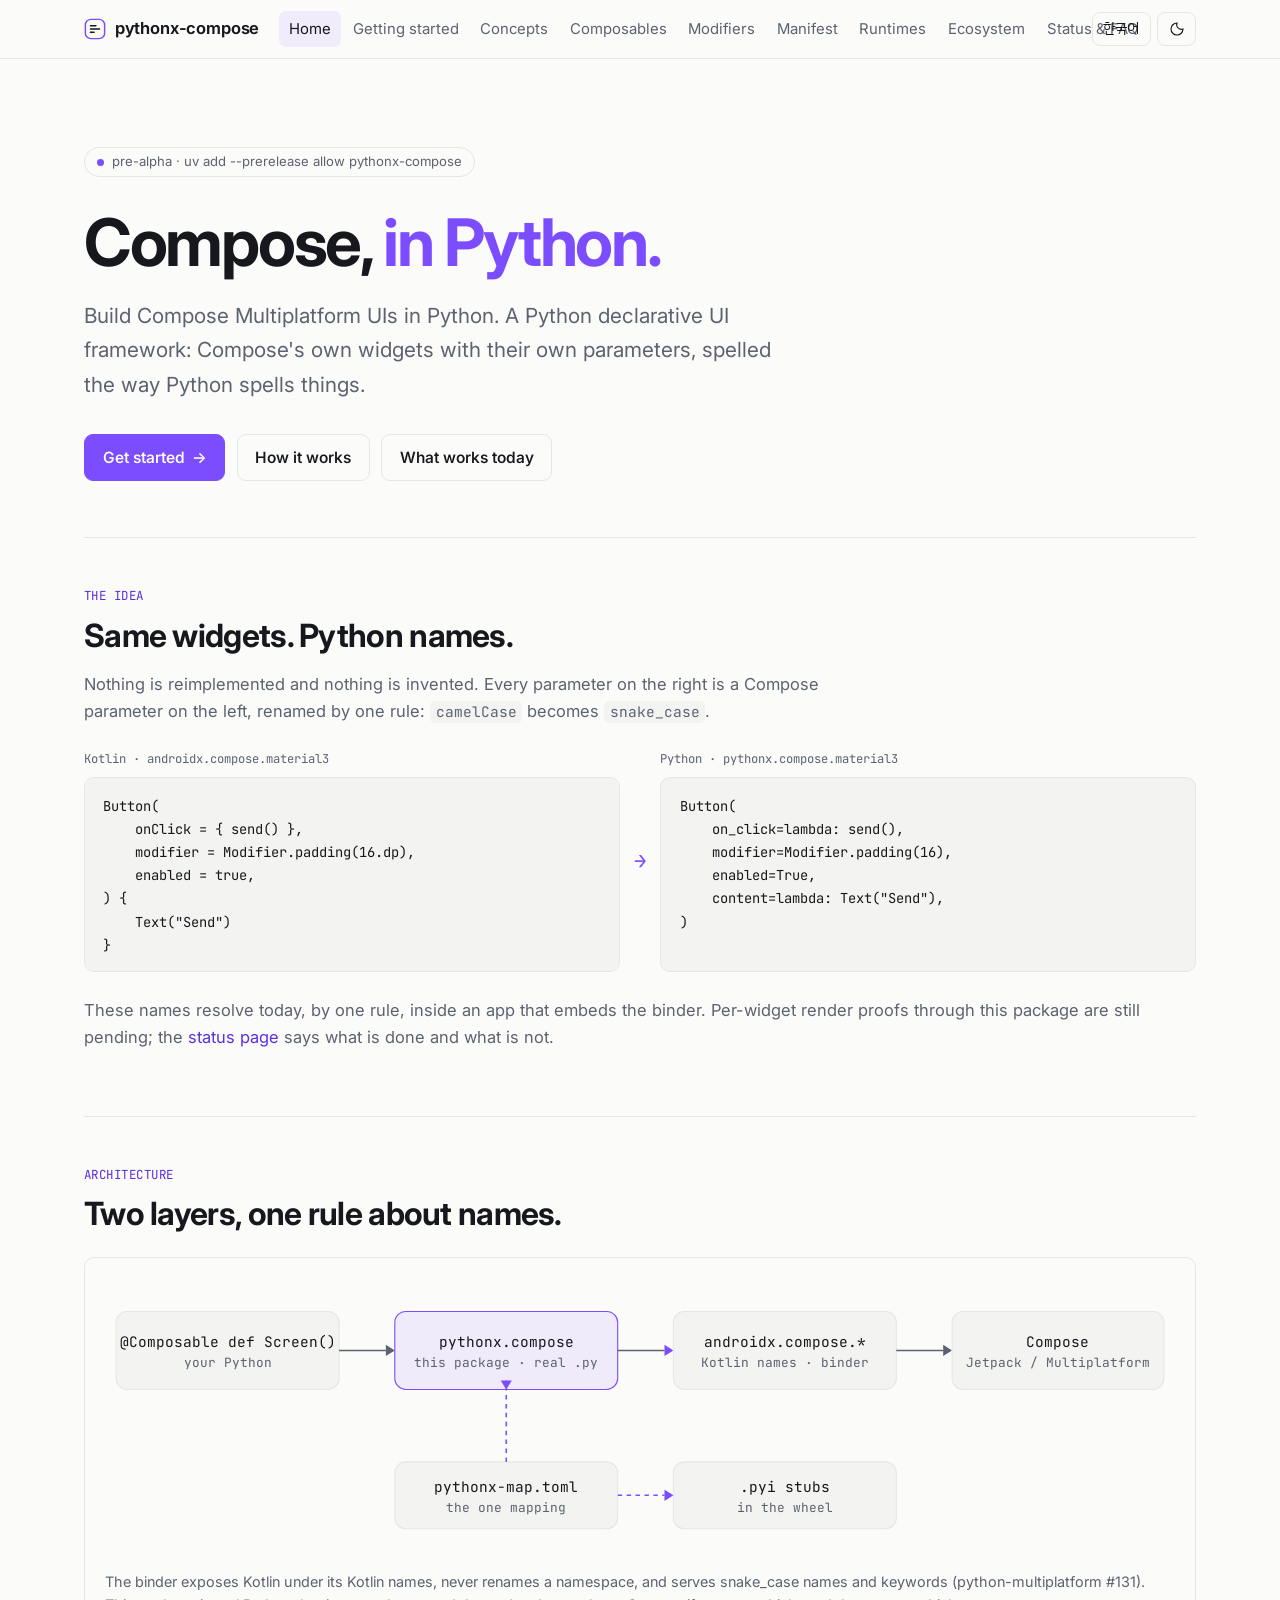
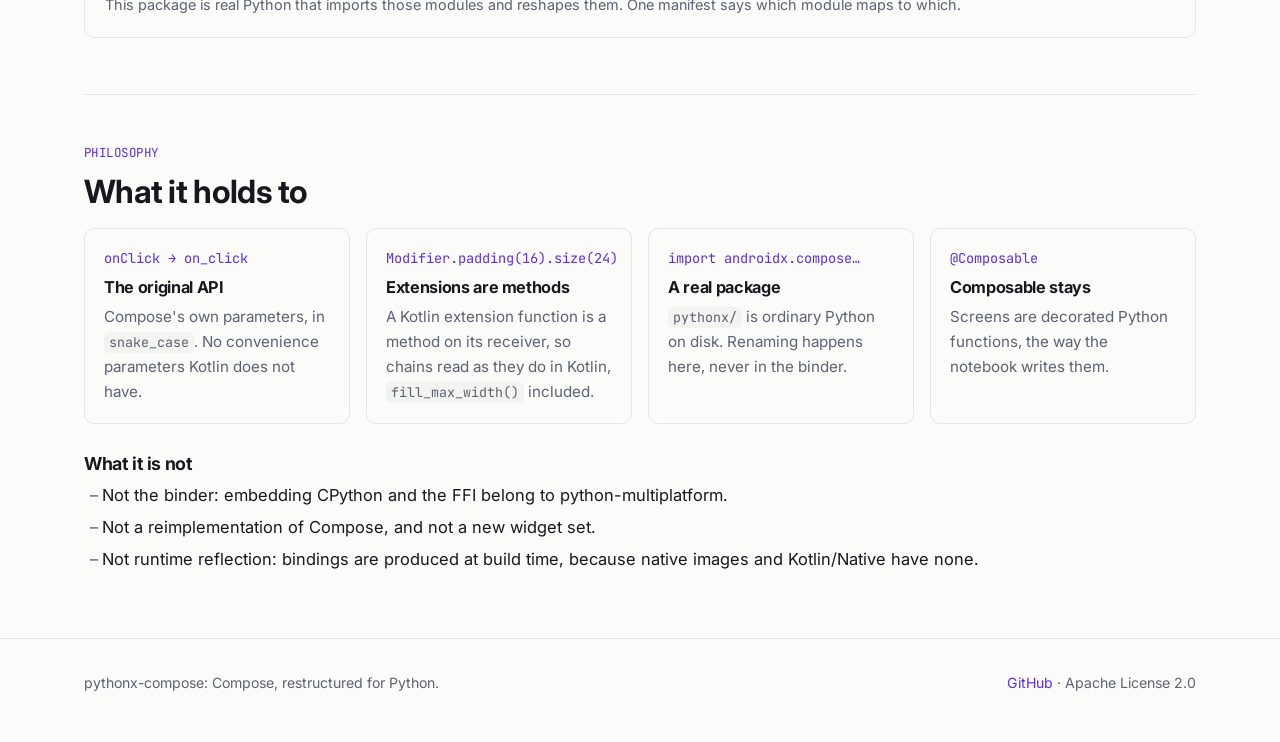
<file: docs/guide/index.html>
<!doctype html>
<html lang="en">
<head>
<meta charset="utf-8">
<meta name="viewport" content="width=device-width, initial-scale=1">
<title>Compose, in Python · pythonx-compose</title>
<meta name="description" content="pythonx-compose: write Compose user interfaces in Python, with Compose's own widgets and Pythonic names.">
<script>(function(){var r=document.documentElement,l=null,t=null;
try{l=localStorage.getItem('pxc-lang');t=localStorage.getItem('pxc-theme');}catch(e){}
if(l!=='en'&&l!=='ko'){l=((navigator.language||'en').toLowerCase().indexOf('ko')===0)?'ko':'en';}
r.lang=l;if(t==='dark'||t==='light'){r.setAttribute('data-theme',t);}})();</script>
<link rel="preconnect" href="https://fonts.googleapis.com">
<link rel="preconnect" href="https://fonts.gstatic.com" crossorigin>
<link rel="stylesheet" href="https://fonts.googleapis.com/css2?family=IBM+Plex+Sans+KR:wght@400;500;600;700&amp;family=Inter:wght@400;500;600;700&amp;family=JetBrains+Mono:wght@400;500&amp;display=swap">
<link rel="stylesheet" href="assets/style.css">
<script src="assets/site.js" defer></script>
</head>
<body data-title-en="Compose, in Python" data-title-ko="Compose 를, 파이썬으로">
<header class="site-header">
<div class="wrap bar">
<a class="brand" href="index.html"><svg class="mark" viewBox="0 0 24 24" aria-hidden="true"><rect x="1.5" y="1.5" width="21" height="21" rx="6" fill="none" stroke="var(--accent)" stroke-width="1.6"/><path d="M7 8.5h6M7 12h10M7 15.5h4" stroke="var(--fg)" stroke-width="1.6" stroke-linecap="round"/></svg>pythonx-compose</a>
<nav class="nav" aria-label="Guide"><a href="index.html" aria-current="page"><span data-lang="en">Home</span><span data-lang="ko">홈</span></a><a href="getting-started.html"><span data-lang="en">Getting started</span><span data-lang="ko">시작하기</span></a><a href="concepts.html"><span data-lang="en">Concepts</span><span data-lang="ko">개념</span></a><a href="guide-composables.html"><span data-lang="en">Composables</span><span data-lang="ko">컴포저블</span></a><a href="guide-modifiers.html"><span data-lang="en">Modifiers</span><span data-lang="ko">모디파이어</span></a><a href="guide-manifest.html"><span data-lang="en">Manifest</span><span data-lang="ko">매니페스트</span></a><a href="guide-runtimes.html"><span data-lang="en">Runtimes</span><span data-lang="ko">런타임</span></a><a href="ecosystem.html"><span data-lang="en">Ecosystem</span><span data-lang="ko">생태계</span></a><a href="status.html"><span data-lang="en">Status & FAQ</span><span data-lang="ko">현황 · FAQ</span></a></nav>
<div class="tools">
<button class="btn-ghost" id="lang-toggle" type="button"><span data-lang="en">한국어</span><span data-lang="ko">English</span></button>
<button class="btn-ghost" id="theme-toggle" type="button" aria-label="Toggle colour theme"><svg viewBox="0 0 24 24" aria-hidden="true" fill="none" stroke="currentColor" stroke-width="1.7" stroke-linecap="round"><path d="M12 3a9 9 0 1 0 9 9 7 7 0 0 1-9-9z"/></svg></button>
</div>
</div>
</header>
<main>


<div class="wrap">
<section class="hero">
<span class="eyebrow"><span class="dot"></span><span data-lang="en">pre-alpha · uv add --prerelease allow pythonx-compose</span><span data-lang="ko">pre-alpha · uv add --prerelease allow pythonx-compose</span></span>
<h1><span data-lang="en">Compose, <em>in Python.</em></span><span data-lang="ko">Compose 를, <em>파이썬으로.</em></span></h1>
<p class="lead"><span data-lang="en">Build Compose Multiplatform UIs in Python. A Python declarative UI framework: Compose's own widgets with their own parameters, spelled the way Python spells things.</span><span data-lang="ko">파이썬으로 Compose Multiplatform UI 를 만듭니다. 파이썬 선언형 UI 프레임워크로, Compose 의 위젯과 매개변수를 그대로 쓰되 파이썬다운 이름으로 씁니다.</span></p>
<div class="cta">
<a class="btn primary" href="getting-started.html"><span data-lang="en">Get started</span><span data-lang="ko">시작하기</span> →</a>
<a class="btn" href="concepts.html"><span data-lang="en">How it works</span><span data-lang="ko">동작 방식</span></a>
<a class="btn" href="status.html"><span data-lang="en">What works today</span><span data-lang="ko">지금 되는 것</span></a>
</div>
</section>

<section>
<p class="kicker"><span data-lang="en">The idea</span><span data-lang="ko">아이디어</span></p>
<h2><span data-lang="en">Same widgets. Python names.</span><span data-lang="ko">같은 위젯, 파이썬 이름.</span></h2>
<p data-lang="en" class="narrow muted">Nothing is reimplemented and nothing is invented. Every parameter on the right is a Compose parameter on the left, renamed by one rule: <code>camelCase</code> becomes <code>snake_case</code>.</p><p data-lang="ko" class="narrow muted">다시 구현하는 것도, 새로 지어내는 것도 없습니다. 오른쪽의 모든 매개변수는 왼쪽 Compose 의 매개변수이고, 규칙 하나로 이름만 바뀝니다: <code>camelCase</code> 가 <code>snake_case</code> 가 됩니다.</p>
<div class="pair">
<div class="pane"><p class="label" translate="no">Kotlin · androidx.compose.material3</p><pre><code class="language-kotlin">Button(
    onClick = { send() },
    modifier = Modifier.padding(16.dp),
    enabled = true,
) {
    Text(&quot;Send&quot;)
}</code></pre></div>
<div class="arrow" aria-hidden="true">→</div>
<div class="pane"><p class="label" translate="no">Python · pythonx.compose.material3</p><pre><code class="language-python">Button(
    on_click=lambda: send(),
    modifier=Modifier.padding(16),
    enabled=True,
    content=lambda: Text(&quot;Send&quot;),
)</code></pre></div>
</div>
<p data-lang="en" class="muted">These names resolve today, by one rule, inside an app that embeds the binder. Per-widget render proofs through this package are still pending; the <a href="status.html">status page</a> says what is done and what is not.</p><p data-lang="ko" class="muted">이 이름들은 바인더를 임베딩한 앱 안에서 지금 규칙 하나로 해석됩니다. 이 패키지를 거친 위젯별 렌더링 증거는 아직 대기 중이며, 무엇이 되고 무엇이 안 되는지는 <a href="status.html">현황 페이지</a>에 있습니다.</p>
</section>

<section>
<p class="kicker"><span data-lang="en">Architecture</span><span data-lang="ko">구조</span></p>
<h2><span data-lang="en">Two layers, one rule about names.</span><span data-lang="ko">두 계층, 이름에 관한 규칙 하나.</span></h2>
<figure class="figure"><svg class="fig-wide" viewBox="0 0 960 250" role="img" aria-label="Python UI code calls pythonx.compose, which imports androidx.compose.* exposed by python-multiplatform, which is Compose itself; pythonx-map.toml feeds pythonx.compose and the .pyi stubs."><rect class="box" x="10" y="30" width="200" height="70" rx="10"/><text x="110.0" y="62.0" text-anchor="middle">@Composable def Screen()</text><text class="sub" x="110.0" y="80.0" text-anchor="middle">your Python</text><line class="edge" x1="210" y1="65" x2="252" y2="65"/><polygon class="head" points="260,65 252,60 252,70"/><rect class="box us" x="260" y="30" width="200" height="70" rx="10"/><text x="360.0" y="62.0" text-anchor="middle">pythonx.compose</text><text class="sub" x="360.0" y="80.0" text-anchor="middle">this package · real .py</text><line class="edge" x1="460" y1="65" x2="502" y2="65"/><polygon class="head us" points="510,65 502,60 502,70"/><rect class="box" x="510" y="30" width="200" height="70" rx="10"/><text x="610.0" y="62.0" text-anchor="middle">androidx.compose.*</text><text class="sub" x="610.0" y="80.0" text-anchor="middle">Kotlin names · binder</text><line class="edge" x1="710" y1="65" x2="752" y2="65"/><polygon class="head" points="760,65 752,60 752,70"/><rect class="box" x="760" y="30" width="190" height="70" rx="10"/><text x="855.0" y="62.0" text-anchor="middle">Compose</text><text class="sub" x="855.0" y="80.0" text-anchor="middle">Jetpack / Multiplatform</text><rect class="box" x="260" y="165" width="200" height="60" rx="10"/><text x="360.0" y="192.0" text-anchor="middle">pythonx-map.toml</text><text class="sub" x="360.0" y="210.0" text-anchor="middle">the one mapping</text><line class="edge dash" x1="360" y1="165" x2="360" y2="92"/><polygon class="head us" points="360,100 355,92 365,92"/><rect class="box" x="510" y="165" width="200" height="60" rx="10"/><text x="610.0" y="192.0" text-anchor="middle">.pyi stubs</text><text class="sub" x="610.0" y="210.0" text-anchor="middle">in the wheel</text><line class="edge dash" x1="460" y1="195" x2="502" y2="195"/><polygon class="head us" points="510,195 502,190 502,200"/></svg><svg class="fig-tall" viewBox="0 0 320 470" role="img" aria-label="The same layering, drawn vertically."><rect class="box" x="40" y="10" width="240" height="64" rx="10"/><text x="160.0" y="39.0" text-anchor="middle">@Composable def Screen()</text><text class="sub" x="160.0" y="57.0" text-anchor="middle">your Python</text><line class="edge" x1="160" y1="74" x2="160" y2="102"/><polygon class="head" points="160,110 155,102 165,102"/><rect class="box us" x="40" y="110" width="240" height="64" rx="10"/><text x="160.0" y="139.0" text-anchor="middle">pythonx.compose</text><text class="sub" x="160.0" y="157.0" text-anchor="middle">this package · real .py</text><line class="edge" x1="160" y1="174" x2="160" y2="202"/><polygon class="head us" points="160,210 155,202 165,202"/><rect class="box" x="40" y="210" width="240" height="64" rx="10"/><text x="160.0" y="239.0" text-anchor="middle">androidx.compose.*</text><text class="sub" x="160.0" y="257.0" text-anchor="middle">Kotlin names · binder</text><line class="edge" x1="160" y1="274" x2="160" y2="302"/><polygon class="head" points="160,310 155,302 165,302"/><rect class="box" x="40" y="310" width="240" height="64" rx="10"/><text x="160.0" y="339.0" text-anchor="middle">Compose</text><text class="sub" x="160.0" y="357.0" text-anchor="middle">Jetpack / Multiplatform</text><rect class="box" x="40" y="400" width="240" height="56" rx="10"/><text x="160.0" y="425.0" text-anchor="middle">pythonx-map.toml</text><text class="sub" x="160.0" y="443.0" text-anchor="middle">→ pythonx.compose, .pyi</text></svg>
<figcaption><span data-lang="en">The binder exposes Kotlin under its Kotlin names, never renames a namespace, and serves snake_case names and keywords (python-multiplatform #131). This package is real Python that imports those modules and reshapes them. One manifest says which module maps to which.</span><span data-lang="ko">바인더는 Kotlin 을 Kotlin 이름 그대로 노출하고, 네임스페이스 이름은 절대 바꾸지 않으며, snake_case 이름과 키워드를 제공합니다(python-multiplatform #131). 이 패키지는 그 모듈을 import 해 재구성하는 실제 파이썬입니다. 어떤 모듈이 무엇에 대응하는지는 매니페스트 하나가 말합니다.</span></figcaption>
</figure>
</section>

<section>
<p class="kicker"><span data-lang="en">Philosophy</span><span data-lang="ko">철학</span></p>
<h2><span data-lang="en">What it holds to</span><span data-lang="ko">지키는 것</span></h2>
<div class="grid">
<div class="card"><span class="glyph" translate="no">onClick → on_click</span><h3><span data-lang="en">The original API</span><span data-lang="ko">원래 API 그대로</span></h3><p data-lang="en">Compose's own parameters, in <code>snake_case</code>. No convenience parameters Kotlin does not have.</p><p data-lang="ko">Compose 자신의 매개변수를 <code>snake_case</code> 로. Kotlin 에 없는 편의 매개변수는 만들지 않습니다.</p></div>
<div class="card"><span class="glyph" translate="no">Modifier.padding(16).size(24)</span><h3><span data-lang="en">Extensions are methods</span><span data-lang="ko">확장 함수는 메서드</span></h3><p data-lang="en">A Kotlin extension function is a method on its receiver, so chains read as they do in Kotlin, <code>fill_max_width()</code> included.</p><p data-lang="ko">Kotlin 확장 함수는 수신 객체의 메서드가 되어, 체인이 Kotlin 에서처럼 읽힙니다. <code>fill_max_width()</code> 도 마찬가지입니다.</p></div>
<div class="card"><span class="glyph" translate="no">import androidx.compose…</span><h3><span data-lang="en">A real package</span><span data-lang="ko">실제 패키지</span></h3><p data-lang="en"><code>pythonx/</code> is ordinary Python on disk. Renaming happens here, never in the binder.</p><p data-lang="ko"><code>pythonx/</code> 는 디스크에 있는 평범한 파이썬입니다. 이름 바꾸기는 여기서 하고, 바인더에서는 하지 않습니다.</p></div>
<div class="card"><span class="glyph" translate="no">@Composable</span><h3><span data-lang="en">Composable stays</span><span data-lang="ko">@Composable 은 그대로</span></h3><p data-lang="en">Screens are decorated Python functions, the way the notebook writes them.</p><p data-lang="ko">화면은 노트북이 쓰는 그대로, 데코레이터가 붙은 파이썬 함수입니다.</p></div>
</div>
<h3><span data-lang="en">What it is not</span><span data-lang="ko">이것이 아닌 것</span></h3>
<ul class="clean not">
<li><span data-lang="en">Not the binder: embedding CPython and the FFI belong to python-multiplatform.</span><span data-lang="ko">바인더가 아닙니다: CPython 임베딩과 FFI 는 python-multiplatform 의 몫입니다.</span></li>
<li><span data-lang="en">Not a reimplementation of Compose, and not a new widget set.</span><span data-lang="ko">Compose 의 재구현도, 새 위젯 세트도 아닙니다.</span></li>
<li><span data-lang="en">Not runtime reflection: bindings are produced at build time, because native images and Kotlin/Native have none.</span><span data-lang="ko">런타임 리플렉션이 아닙니다: 네이티브 이미지와 Kotlin/Native 에는 리플렉션이 없으므로 바인딩은 빌드 타임에 만듭니다.</span></li>
</ul>
</section>
</div>

</main>
<footer>
<div class="wrap">
<span><span data-lang="en">pythonx-compose: Compose, restructured for Python.</span><span data-lang="ko">pythonx-compose: 파이썬을 위해 재구성한 Compose.</span></span>
<span><a href="https://github.com/thisisthepy/pythonx-compose">GitHub</a> · <span data-lang="en">Apache License 2.0</span><span data-lang="ko">Apache 라이선스 2.0</span></span>
</div>
</footer>
</body>
</html>
</file>
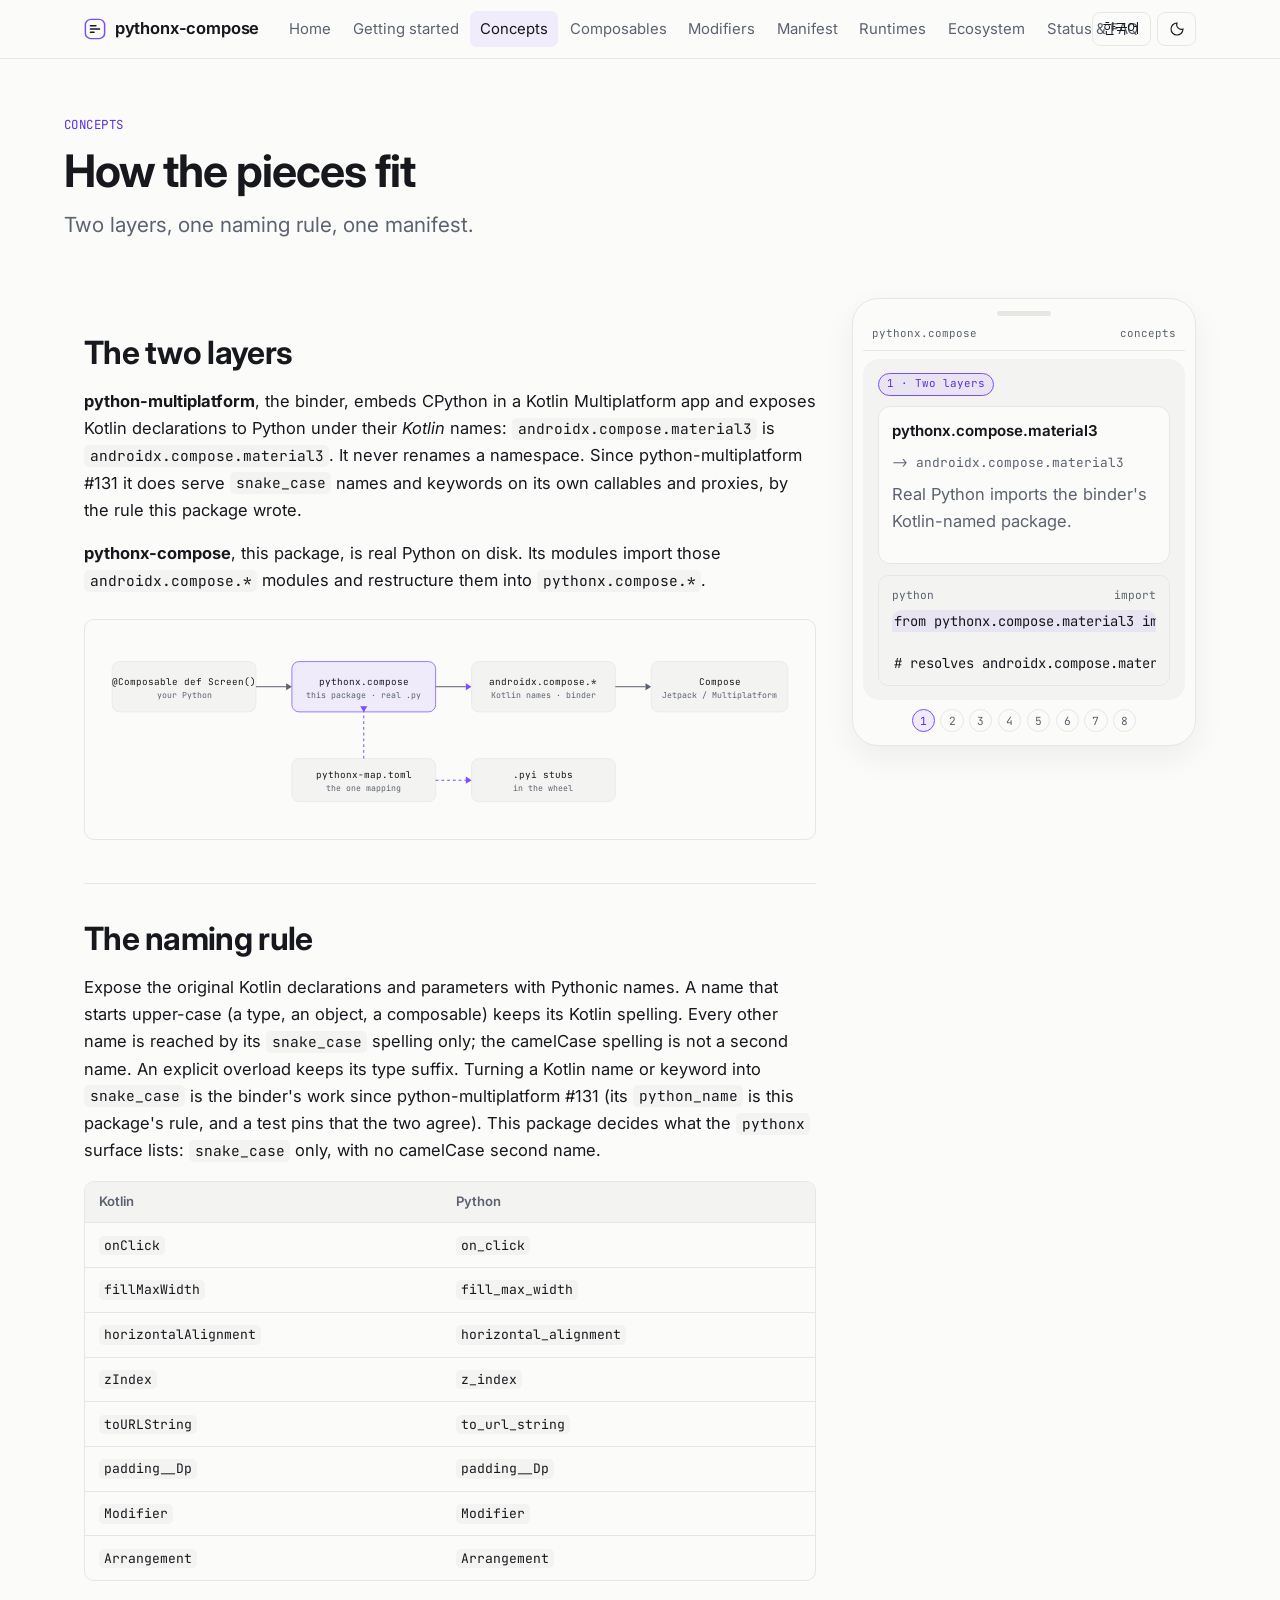
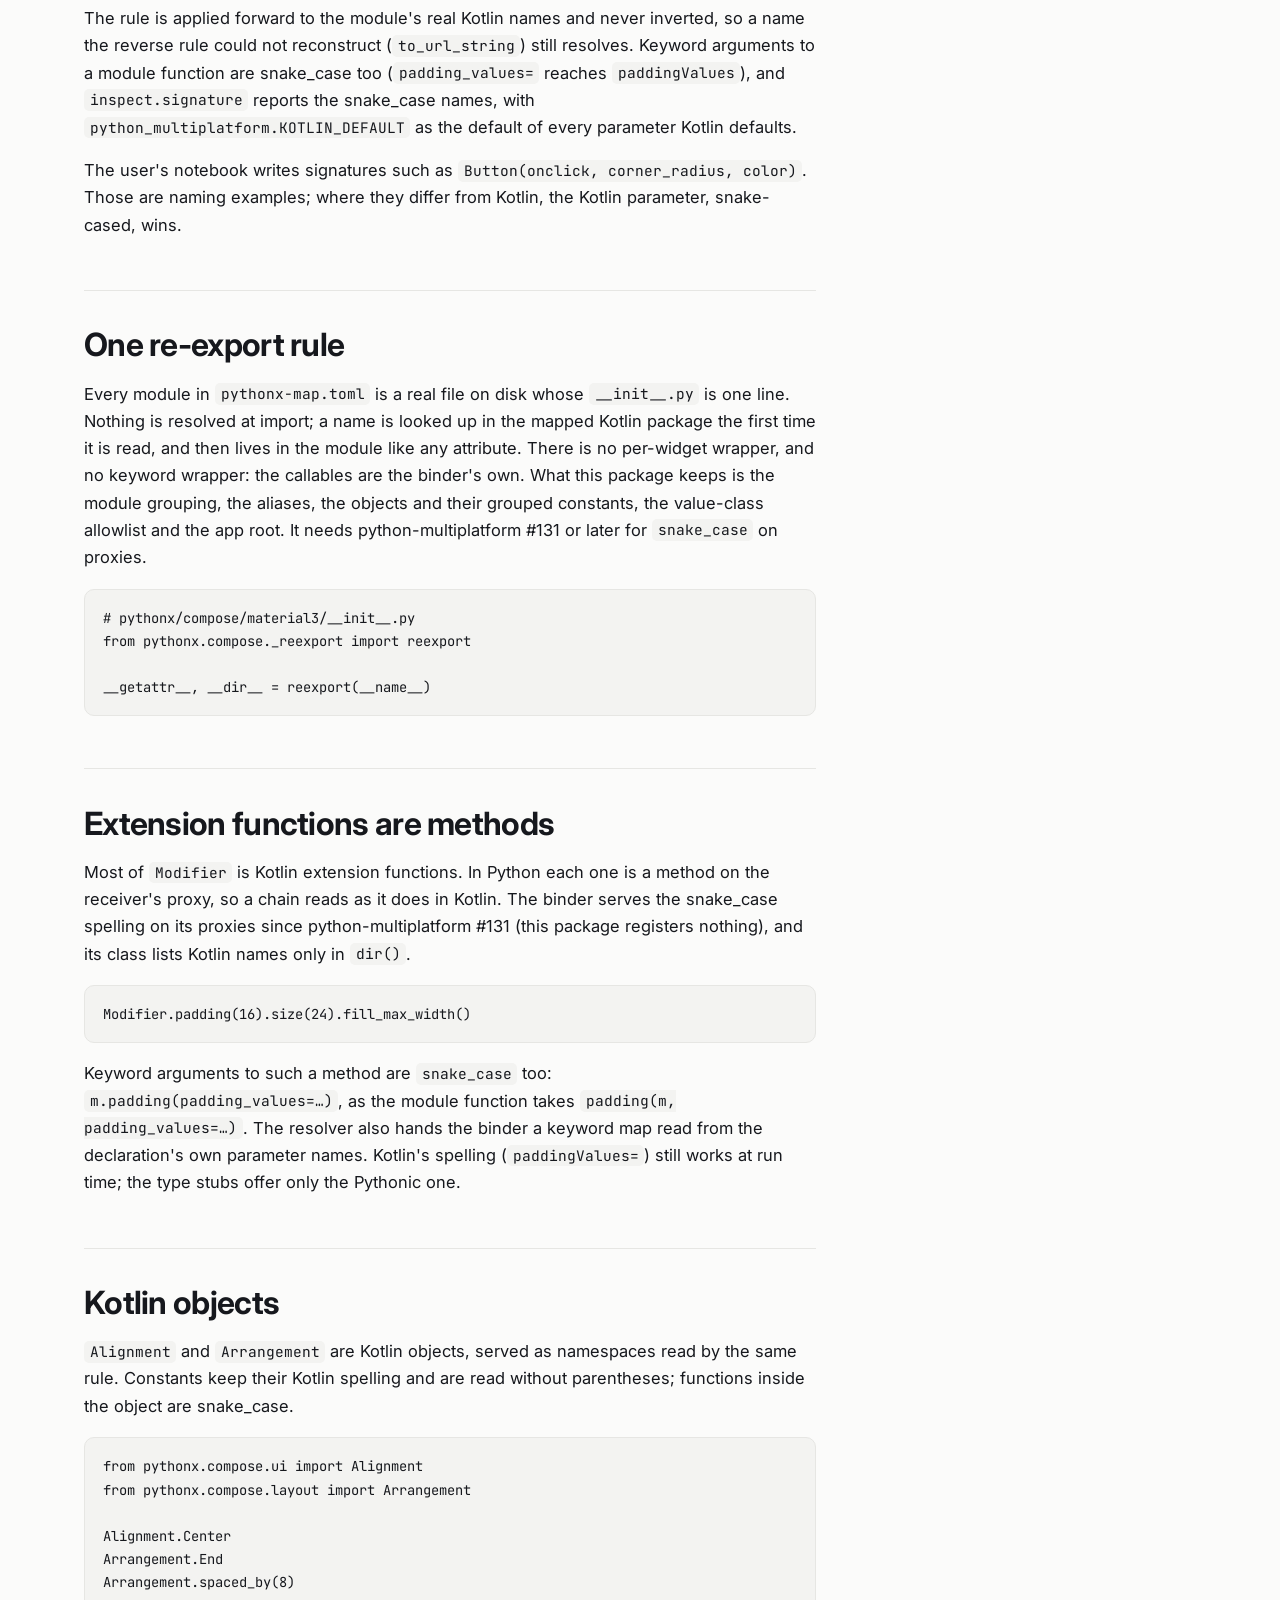
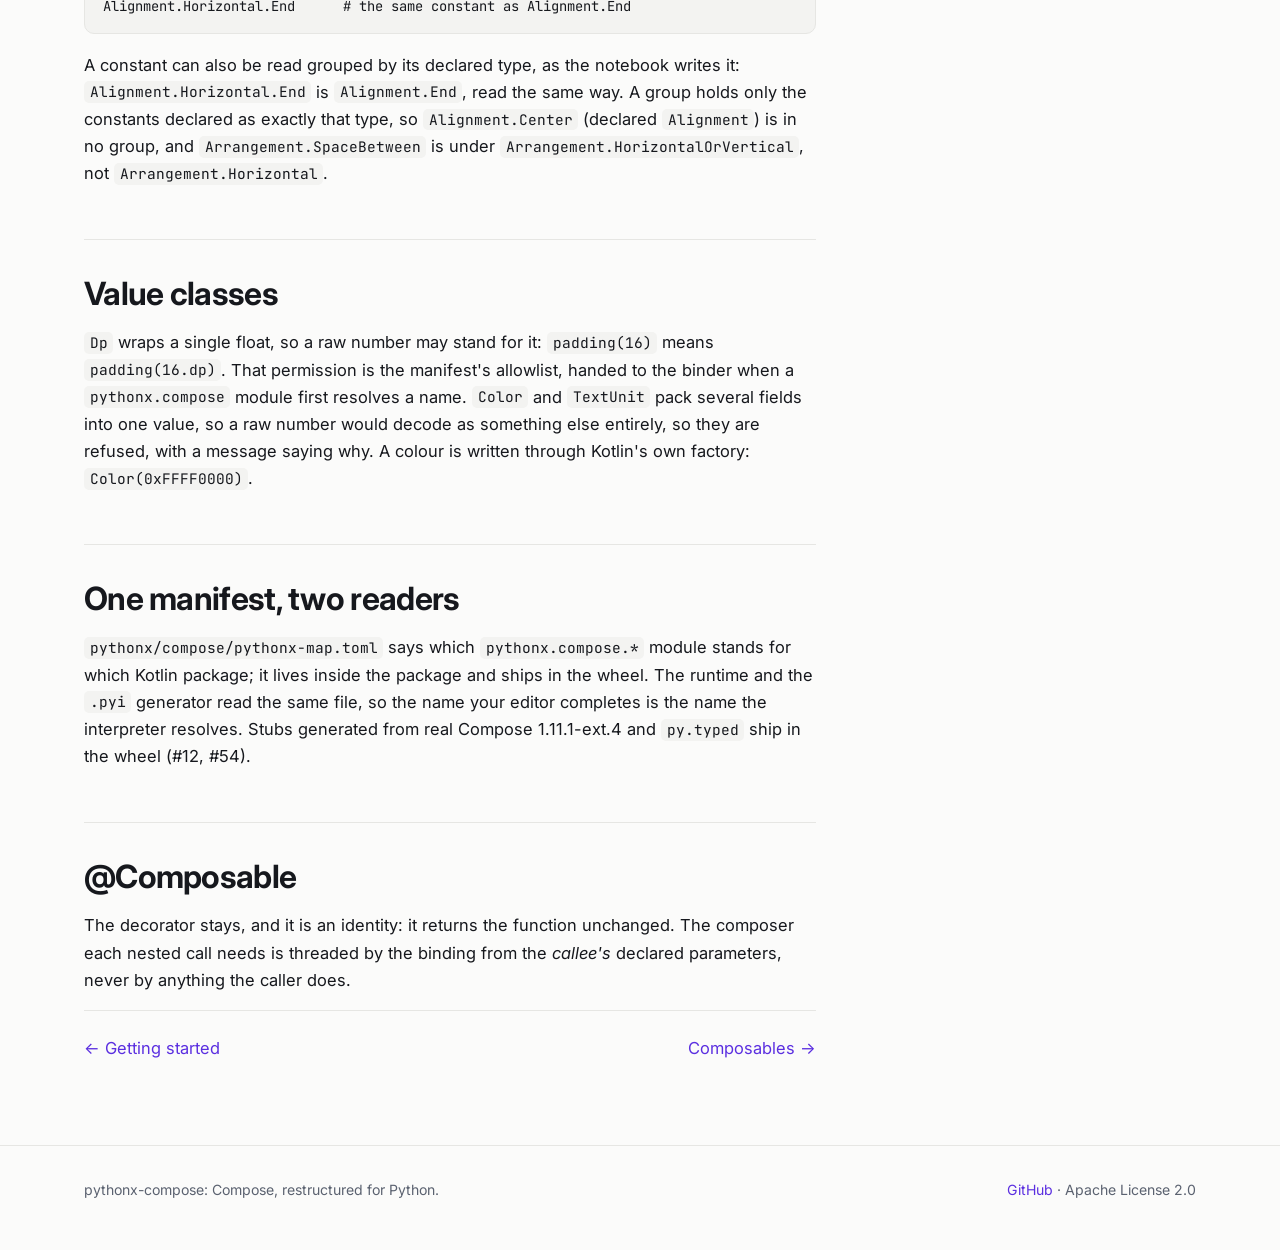
<file: docs/guide/concepts.html>
<!doctype html>
<html lang="en">
<head>
<meta charset="utf-8">
<meta name="viewport" content="width=device-width, initial-scale=1">
<title>Concepts · pythonx-compose</title>
<meta name="description" content="pythonx-compose: write Compose user interfaces in Python, with Compose's own widgets and Pythonic names.">
<script>(function(){var r=document.documentElement,l=null,t=null;
try{l=localStorage.getItem('pxc-lang');t=localStorage.getItem('pxc-theme');}catch(e){}
if(l!=='en'&&l!=='ko'){l=((navigator.language||'en').toLowerCase().indexOf('ko')===0)?'ko':'en';}
r.lang=l;if(t==='dark'||t==='light'){r.setAttribute('data-theme',t);}})();</script>
<link rel="preconnect" href="https://fonts.googleapis.com">
<link rel="preconnect" href="https://fonts.gstatic.com" crossorigin>
<link rel="stylesheet" href="https://fonts.googleapis.com/css2?family=IBM+Plex+Sans+KR:wght@400;500;600;700&amp;family=Inter:wght@400;500;600;700&amp;family=JetBrains+Mono:wght@400;500&amp;display=swap">
<link rel="stylesheet" href="assets/style.css">
<script src="assets/site.js" defer></script>
</head>
<body data-title-en="Concepts" data-title-ko="개념">
<header class="site-header">
<div class="wrap bar">
<a class="brand" href="index.html"><svg class="mark" viewBox="0 0 24 24" aria-hidden="true"><rect x="1.5" y="1.5" width="21" height="21" rx="6" fill="none" stroke="var(--accent)" stroke-width="1.6"/><path d="M7 8.5h6M7 12h10M7 15.5h4" stroke="var(--fg)" stroke-width="1.6" stroke-linecap="round"/></svg>pythonx-compose</a>
<nav class="nav" aria-label="Guide"><a href="index.html"><span data-lang="en">Home</span><span data-lang="ko">홈</span></a><a href="getting-started.html"><span data-lang="en">Getting started</span><span data-lang="ko">시작하기</span></a><a href="concepts.html" aria-current="page"><span data-lang="en">Concepts</span><span data-lang="ko">개념</span></a><a href="guide-composables.html"><span data-lang="en">Composables</span><span data-lang="ko">컴포저블</span></a><a href="guide-modifiers.html"><span data-lang="en">Modifiers</span><span data-lang="ko">모디파이어</span></a><a href="guide-manifest.html"><span data-lang="en">Manifest</span><span data-lang="ko">매니페스트</span></a><a href="guide-runtimes.html"><span data-lang="en">Runtimes</span><span data-lang="ko">런타임</span></a><a href="ecosystem.html"><span data-lang="en">Ecosystem</span><span data-lang="ko">생태계</span></a><a href="status.html"><span data-lang="en">Status & FAQ</span><span data-lang="ko">현황 · FAQ</span></a></nav>
<div class="tools">
<button class="btn-ghost" id="lang-toggle" type="button"><span data-lang="en">한국어</span><span data-lang="ko">English</span></button>
<button class="btn-ghost" id="theme-toggle" type="button" aria-label="Toggle colour theme"><svg viewBox="0 0 24 24" aria-hidden="true" fill="none" stroke="currentColor" stroke-width="1.7" stroke-linecap="round"><path d="M12 3a9 9 0 1 0 9 9 7 7 0 0 1-9-9z"/></svg></button>
</div>
</div>
</header>
<main>
<header class="page-head wrap"><p class="kicker"><span data-lang="en">Concepts</span><span data-lang="ko">개념</span></p><h1><span data-lang="en">How the pieces fit</span><span data-lang="ko">구성 요소가 맞물리는 방식</span></h1><p class="lead"><span data-lang="en">Two layers, one naming rule, one manifest.</span><span data-lang="ko">두 계층, 이름 규칙 하나, 매니페스트 하나.</span></p></header>

<div class="wrap doc live-layout">
<div class="live-prose">
<section class="flush" data-live-step="layers">
<h2><span data-lang="en">The two layers</span><span data-lang="ko">두 계층</span></h2>
<p data-lang="en"><strong>python-multiplatform</strong>, the binder, embeds CPython in a Kotlin Multiplatform app and exposes Kotlin declarations to Python under their <em>Kotlin</em> names: <code>androidx.compose.material3</code> is <code>androidx.compose.material3</code>. It never renames a namespace. Since python-multiplatform #131 it does serve <code>snake_case</code> names and keywords on its own callables and proxies, by the rule this package wrote.</p><p data-lang="ko"><strong>python-multiplatform</strong>(바인더)는 Kotlin Multiplatform 앱에 CPython 을 임베딩하고, Kotlin 선언을 <em>Kotlin</em> 이름 그대로 파이썬에 노출합니다: <code>androidx.compose.material3</code> 는 <code>androidx.compose.material3</code> 입니다. 네임스페이스 이름을 절대 바꾸지 않습니다. 다만 python-multiplatform #131 부터는 이 패키지가 정한 규칙대로 자신의 함수와 프록시에서 <code>snake_case</code> 이름과 키워드를 제공합니다.</p>
<p data-lang="en"><strong>pythonx-compose</strong>, this package, is real Python on disk. Its modules import those <code>androidx.compose.*</code> modules and restructure them into <code>pythonx.compose.*</code>.</p><p data-lang="ko"><strong>pythonx-compose</strong>(이 패키지)는 디스크에 있는 실제 파이썬입니다. 이 패키지의 모듈이 <code>androidx.compose.*</code> 를 import 해 <code>pythonx.compose.*</code> 로 재구성합니다.</p>
<figure class="figure"><svg class="fig-wide" viewBox="0 0 960 250" role="img" aria-label="Python UI code calls pythonx.compose, which imports androidx.compose.* exposed by python-multiplatform, which is Compose itself; pythonx-map.toml feeds pythonx.compose and the .pyi stubs."><rect class="box" x="10" y="30" width="200" height="70" rx="10"/><text x="110.0" y="62.0" text-anchor="middle">@Composable def Screen()</text><text class="sub" x="110.0" y="80.0" text-anchor="middle">your Python</text><line class="edge" x1="210" y1="65" x2="252" y2="65"/><polygon class="head" points="260,65 252,60 252,70"/><rect class="box us" x="260" y="30" width="200" height="70" rx="10"/><text x="360.0" y="62.0" text-anchor="middle">pythonx.compose</text><text class="sub" x="360.0" y="80.0" text-anchor="middle">this package · real .py</text><line class="edge" x1="460" y1="65" x2="502" y2="65"/><polygon class="head us" points="510,65 502,60 502,70"/><rect class="box" x="510" y="30" width="200" height="70" rx="10"/><text x="610.0" y="62.0" text-anchor="middle">androidx.compose.*</text><text class="sub" x="610.0" y="80.0" text-anchor="middle">Kotlin names · binder</text><line class="edge" x1="710" y1="65" x2="752" y2="65"/><polygon class="head" points="760,65 752,60 752,70"/><rect class="box" x="760" y="30" width="190" height="70" rx="10"/><text x="855.0" y="62.0" text-anchor="middle">Compose</text><text class="sub" x="855.0" y="80.0" text-anchor="middle">Jetpack / Multiplatform</text><rect class="box" x="260" y="165" width="200" height="60" rx="10"/><text x="360.0" y="192.0" text-anchor="middle">pythonx-map.toml</text><text class="sub" x="360.0" y="210.0" text-anchor="middle">the one mapping</text><line class="edge dash" x1="360" y1="165" x2="360" y2="92"/><polygon class="head us" points="360,100 355,92 365,92"/><rect class="box" x="510" y="165" width="200" height="60" rx="10"/><text x="610.0" y="192.0" text-anchor="middle">.pyi stubs</text><text class="sub" x="610.0" y="210.0" text-anchor="middle">in the wheel</text><line class="edge dash" x1="460" y1="195" x2="502" y2="195"/><polygon class="head us" points="510,195 502,190 502,200"/></svg><svg class="fig-tall" viewBox="0 0 320 470" role="img" aria-label="The same layering, drawn vertically."><rect class="box" x="40" y="10" width="240" height="64" rx="10"/><text x="160.0" y="39.0" text-anchor="middle">@Composable def Screen()</text><text class="sub" x="160.0" y="57.0" text-anchor="middle">your Python</text><line class="edge" x1="160" y1="74" x2="160" y2="102"/><polygon class="head" points="160,110 155,102 165,102"/><rect class="box us" x="40" y="110" width="240" height="64" rx="10"/><text x="160.0" y="139.0" text-anchor="middle">pythonx.compose</text><text class="sub" x="160.0" y="157.0" text-anchor="middle">this package · real .py</text><line class="edge" x1="160" y1="174" x2="160" y2="202"/><polygon class="head us" points="160,210 155,202 165,202"/><rect class="box" x="40" y="210" width="240" height="64" rx="10"/><text x="160.0" y="239.0" text-anchor="middle">androidx.compose.*</text><text class="sub" x="160.0" y="257.0" text-anchor="middle">Kotlin names · binder</text><line class="edge" x1="160" y1="274" x2="160" y2="302"/><polygon class="head" points="160,310 155,302 165,302"/><rect class="box" x="40" y="310" width="240" height="64" rx="10"/><text x="160.0" y="339.0" text-anchor="middle">Compose</text><text class="sub" x="160.0" y="357.0" text-anchor="middle">Jetpack / Multiplatform</text><rect class="box" x="40" y="400" width="240" height="56" rx="10"/><text x="160.0" y="425.0" text-anchor="middle">pythonx-map.toml</text><text class="sub" x="160.0" y="443.0" text-anchor="middle">→ pythonx.compose, .pyi</text></svg></figure>
</section>

<section data-live-step="naming">
<h2><span data-lang="en">The naming rule</span><span data-lang="ko">이름 규칙</span></h2>
<p data-lang="en">Expose the original Kotlin declarations and parameters with Pythonic names. A name that starts upper-case (a type, an object, a composable) keeps its Kotlin spelling. Every other name is reached by its <code>snake_case</code> spelling only; the camelCase spelling is not a second name. An explicit overload keeps its type suffix. Turning a Kotlin name or keyword into <code>snake_case</code> is the binder's work since python-multiplatform #131 (its <code>python_name</code> is this package's rule, and a test pins that the two agree). This package decides what the <code>pythonx</code> surface lists: <code>snake_case</code> only, with no camelCase second name.</p><p data-lang="ko">Kotlin 의 원래 선언과 매개변수를 파이썬다운 이름으로 노출합니다. 대문자로 시작하는 이름(타입, 객체, 컴포저블)은 Kotlin 표기를 유지합니다. 그 밖의 이름은 <code>snake_case</code> 표기로만 접근하며, camelCase 표기가 또 하나의 이름이 되지는 않습니다. 명시적 오버로드는 타입 접미사를 유지합니다. Kotlin 이름과 키워드를 <code>snake_case</code> 로 바꾸는 일은 python-multiplatform #131 부터 바인더가 합니다(바인더의 <code>python_name</code> 은 이 패키지의 규칙이며, 둘이 일치함을 테스트가 확인합니다). <code>pythonx</code> 표면에 무엇을 나열할지는 이 패키지가 정하며, <code>snake_case</code> 만 나열하고 camelCase 두 번째 이름은 두지 않습니다.</p>
<div class="table-wrap"><table>
<thead><tr><th>Kotlin</th><th>Python</th></tr></thead>
<tbody>
<tr><td><code>onClick</code></td><td><code>on_click</code></td></tr>
<tr><td><code>fillMaxWidth</code></td><td><code>fill_max_width</code></td></tr>
<tr><td><code>horizontalAlignment</code></td><td><code>horizontal_alignment</code></td></tr>
<tr><td><code>zIndex</code></td><td><code>z_index</code></td></tr>
<tr><td><code>toURLString</code></td><td><code>to_url_string</code></td></tr>
<tr><td><code>padding__Dp</code></td><td><code>padding__Dp</code></td></tr>
<tr><td><code>Modifier</code></td><td><code>Modifier</code></td></tr>
<tr><td><code>Arrangement</code></td><td><code>Arrangement</code></td></tr>
</tbody></table></div>
<p data-lang="en">The rule is applied forward to the module's real Kotlin names and never inverted, so a name the reverse rule could not reconstruct (<code>to_url_string</code>) still resolves. Keyword arguments to a module function are snake_case too (<code>padding_values=</code> reaches <code>paddingValues</code>), and <code>inspect.signature</code> reports the snake_case names, with <code>python_multiplatform.KOTLIN_DEFAULT</code> as the default of every parameter Kotlin defaults.</p><p data-lang="ko">규칙은 모듈의 실제 Kotlin 이름에 정방향으로만 적용되고 역으로 계산하지 않으므로, 역규칙으로는 복원할 수 없는 이름(<code>to_url_string</code>)도 해석됩니다. 모듈 함수의 키워드 인자도 snake_case 이며(<code>padding_values=</code> 가 <code>paddingValues</code> 에 닿음), <code>inspect.signature</code> 는 snake_case 이름을 보여 주고 Kotlin 이 기본값을 가진 매개변수에는 <code>python_multiplatform.KOTLIN_DEFAULT</code> 를 기본값으로 보여 줍니다.</p>
<p data-lang="en">The user's notebook writes signatures such as <code>Button(onclick, corner_radius, color)</code>. Those are naming examples; where they differ from Kotlin, the Kotlin parameter, snake-cased, wins.</p><p data-lang="ko">사용자 노트북은 <code>Button(onclick, corner_radius, color)</code> 같은 시그니처를 씁니다. 이는 이름 예시이며, Kotlin 과 다르면 Kotlin 매개변수를 snake_case 로 바꾼 것이 이깁니다.</p>
</section>

<section data-live-step="reexport">
<h2><span data-lang="en">One re-export rule</span><span data-lang="ko">재노출 규칙 하나</span></h2>
<p data-lang="en">Every module in <code>pythonx-map.toml</code> is a real file on disk whose <code>__init__.py</code> is one line. Nothing is resolved at import; a name is looked up in the mapped Kotlin package the first time it is read, and then lives in the module like any attribute. There is no per-widget wrapper, and no keyword wrapper: the callables are the binder's own. What this package keeps is the module grouping, the aliases, the objects and their grouped constants, the value-class allowlist and the app root. It needs python-multiplatform #131 or later for <code>snake_case</code> on proxies.</p><p data-lang="ko"><code>pythonx-map.toml</code> 의 모든 모듈은 디스크에 있는 실제 파일이며, <code>__init__.py</code> 는 한 줄입니다. import 할 때는 아무것도 해석하지 않고, 이름을 처음 읽을 때 대응된 Kotlin 패키지에서 찾은 뒤 보통의 속성처럼 모듈에 남습니다. 위젯별 래퍼도, 키워드 래퍼도 없습니다. 호출 대상은 바인더 자신의 함수입니다. 이 패키지가 맡는 것은 모듈 묶음, 별칭, 객체와 묶음 상수, 값 클래스 허용 목록, 앱 루트입니다. 프록시에서 <code>snake_case</code> 를 쓰려면 python-multiplatform #131 이상이 필요합니다.</p>
<pre><code class="language-python"># pythonx/compose/material3/__init__.py
from pythonx.compose._reexport import reexport

__getattr__, __dir__ = reexport(__name__)</code></pre>
</section>

<section data-live-step="extensions">
<h2><span data-lang="en">Extension functions are methods</span><span data-lang="ko">확장 함수는 메서드</span></h2>
<p data-lang="en">Most of <code>Modifier</code> is Kotlin extension functions. In Python each one is a method on the receiver's proxy, so a chain reads as it does in Kotlin. The binder serves the snake_case spelling on its proxies since python-multiplatform #131 (this package registers nothing), and its class lists Kotlin names only in <code>dir()</code>.</p><p data-lang="ko"><code>Modifier</code> 의 대부분은 Kotlin 확장 함수입니다. 파이썬에서는 각각이 수신 객체 프록시의 메서드가 되어, 체인이 Kotlin 에서처럼 읽힙니다. python-multiplatform #131 부터 바인더가 프록시에서 snake_case 표기를 제공하며(이 패키지는 아무것도 등록하지 않습니다), 바인더의 클래스는 <code>dir()</code> 에만 Kotlin 이름을 나열합니다.</p>
<pre><code class="language-python">Modifier.padding(16).size(24).fill_max_width()</code></pre>
<p data-lang="en">Keyword arguments to such a method are <code>snake_case</code> too: <code>m.padding(padding_values=…)</code>, as the module function takes <code>padding(m, padding_values=…)</code>. The resolver also hands the binder a keyword map read from the declaration's own parameter names. Kotlin's spelling (<code>paddingValues=</code>) still works at run time; the type stubs offer only the Pythonic one.</p><p data-lang="ko">이런 메서드의 키워드 인자도 <code>snake_case</code> 입니다: <code>m.padding(padding_values=…)</code> 이며, 모듈 함수는 <code>padding(m, padding_values=…)</code> 를 받습니다. 리졸버는 선언의 실제 파라미터 이름에서 읽은 키워드 맵도 바인더에 넘깁니다. Kotlin 이름(<code>paddingValues=</code>)도 실행 시에는 그대로 통하지만, 타입 스텁은 Pythonic 이름만 제시합니다.</p>
</section>

<section data-live-step="objects">
<h2><span data-lang="en">Kotlin objects</span><span data-lang="ko">Kotlin 객체</span></h2>
<p data-lang="en"><code>Alignment</code> and <code>Arrangement</code> are Kotlin objects, served as namespaces read by the same rule. Constants keep their Kotlin spelling and are read without parentheses; functions inside the object are snake_case.</p><p data-lang="ko"><code>Alignment</code> 와 <code>Arrangement</code> 는 Kotlin 객체이며, 같은 규칙으로 읽는 네임스페이스로 제공됩니다. 상수는 Kotlin 표기를 유지하고 괄호 없이 읽으며, 객체 안의 함수는 snake_case 입니다.</p>
<pre><code class="language-python">from pythonx.compose.ui import Alignment
from pythonx.compose.layout import Arrangement

Alignment.Center
Arrangement.End
Arrangement.spaced_by(8)
Alignment.Horizontal.End      # the same constant as Alignment.End</code></pre>
<p data-lang="en">A constant can also be read grouped by its declared type, as the notebook writes it: <code>Alignment.Horizontal.End</code> is <code>Alignment.End</code>, read the same way. A group holds only the constants declared as exactly that type, so <code>Alignment.Center</code> (declared <code>Alignment</code>) is in no group, and <code>Arrangement.SpaceBetween</code> is under <code>Arrangement.HorizontalOrVertical</code>, not <code>Arrangement.Horizontal</code>.</p><p data-lang="ko">노트북처럼 상수를 선언된 타입별로 묶어서 읽을 수도 있습니다. <code>Alignment.Horizontal.End</code> 는 <code>Alignment.End</code> 이며 같은 방식으로 읽힙니다. 묶음에는 정확히 그 타입으로 선언된 상수만 들어가므로 <code>Alignment.Center</code>(선언 타입 <code>Alignment</code>)는 어느 묶음에도 없고, <code>Arrangement.SpaceBetween</code> 은 <code>Arrangement.Horizontal</code> 이 아니라 <code>Arrangement.HorizontalOrVertical</code> 아래에 있습니다.</p>
</section>

<section data-live-step="values">
<h2><span data-lang="en">Value classes</span><span data-lang="ko">값 클래스</span></h2>
<p data-lang="en"><code>Dp</code> wraps a single float, so a raw number may stand for it: <code>padding(16)</code> means <code>padding(16.dp)</code>. That permission is the manifest's allowlist, handed to the binder when a <code>pythonx.compose</code> module first resolves a name. <code>Color</code> and <code>TextUnit</code> pack several fields into one value, so a raw number would decode as something else entirely, so they are refused, with a message saying why. A colour is written through Kotlin's own factory: <code>Color(0xFFFF0000)</code>.</p><p data-lang="ko"><code>Dp</code> 는 float 하나를 감싸므로 숫자로 쓸 수 있습니다: <code>padding(16)</code> 은 <code>padding(16.dp)</code> 입니다. 이 허용은 매니페스트의 허용 목록이며, <code>pythonx.compose</code> 모듈이 처음 이름을 해석할 때 바인더에 전달됩니다. <code>Color</code> 와 <code>TextUnit</code> 은 여러 필드를 한 값에 담으므로 숫자를 넣으면 전혀 다른 값으로 해석됩니다. 그래서 이유를 밝히며 거절합니다. 색은 Kotlin 자신의 팩토리로 씁니다: <code>Color(0xFFFF0000)</code>.</p>
</section>

<section data-live-step="manifest">
<h2><span data-lang="en">One manifest, two readers</span><span data-lang="ko">매니페스트 하나, 읽는 쪽 둘</span></h2>
<p data-lang="en"><code>pythonx/compose/pythonx-map.toml</code> says which <code>pythonx.compose.*</code> module stands for which Kotlin package; it lives inside the package and ships in the wheel. The runtime and the <code>.pyi</code> generator read the same file, so the name your editor completes is the name the interpreter resolves. Stubs generated from real Compose 1.11.1-ext.4 and <code>py.typed</code> ship in the wheel (#12, #54).</p><p data-lang="ko"><code>pythonx/compose/pythonx-map.toml</code> 이 어떤 <code>pythonx.compose.*</code> 모듈이 어떤 Kotlin 패키지에 대응하는지 적습니다. 이 파일은 패키지 안에 있고 wheel 에 함께 담깁니다. 런타임과 <code>.pyi</code> 생성기가 같은 파일을 읽으므로, 편집기가 완성하는 이름과 인터프리터가 해석하는 이름이 같습니다. 실제 Compose 1.11.1-ext.4 에서 생성한 스텁과 <code>py.typed</code> 가 wheel 에 함께 담깁니다(#12, #54).</p>
</section>

<section data-live-step="composable">
<h2><span data-lang="en">@Composable</span><span data-lang="ko">@Composable</span></h2>
<p data-lang="en">The decorator stays, and it is an identity: it returns the function unchanged. The composer each nested call needs is threaded by the binding from the <em>callee's</em> declared parameters, never by anything the caller does.</p><p data-lang="ko">데코레이터는 유지되며 항등 함수입니다: 함수를 그대로 돌려줍니다. 중첩 호출마다 필요한 composer 는 <em>호출되는 쪽</em>의 선언된 매개변수를 보고 바인딩이 넘기며, 호출하는 쪽은 아무것도 하지 않습니다.</p>
<div class="pager"><a href="getting-started.html">← <span data-lang="en">Getting started</span><span data-lang="ko">시작하기</span></a><a href="guide-composables.html"><span data-lang="en">Composables</span><span data-lang="ko">컴포저블</span> →</a></div>
</section>
</div>

<aside class="live-stage" aria-label="Live concept preview">
<div class="live-phone">
<div class="live-notch" aria-hidden="true"></div>
<div class="live-statusbar" translate="no"><span>pythonx.compose</span><span>concepts</span></div>
<div class="live-viewport">
<div class="live-scene" data-live-scene="layers">
<span class="live-badge"><span data-lang="en">1 · Two layers</span><span data-lang="ko">1 · 두 계층</span></span>
<div class="live-ui-card">
<div class="live-ui-title" translate="no">pythonx.compose.material3</div>
<div class="live-ui-sub" translate="no">-&gt; androidx.compose.material3</div>
<p data-lang="en" class="muted">Real Python imports the binder's Kotlin-named package.</p><p data-lang="ko" class="muted">실제 파이썬이 바인더의 Kotlin 이름 패키지를 import 합니다.</p>
</div>
<div class="live-code-card"><div class="live-code-head" translate="no"><span>python</span><span>import</span></div><pre><code><span class="live-line is-changed">from pythonx.compose.material3 import Text</span>
<span class="live-line"># resolves androidx.compose.material3.Text</span></code></pre></div>
</div>

<div class="live-scene" data-live-scene="naming">
<span class="live-badge"><span data-lang="en">2 · snake_case</span><span data-lang="ko">2 · snake_case</span></span>
<div class="live-ui-card">
<div class="live-ui-btn" translate="no">Send</div>
<div class="live-ui-sub" translate="no">onClick -&gt; on_click · fillMaxWidth -&gt; fill_max_width</div>
</div>
<div class="live-code-card"><div class="live-code-head" translate="no"><span>python</span><span>keywords</span></div><pre><code><span class="live-line">Button(</span>
<span class="live-line is-changed">    on_click=lambda: send(),</span>
<span class="live-line is-changed">    content=lambda: Text(&quot;Send&quot;),</span>
<span class="live-line">)</span></code></pre></div>
</div>

<div class="live-scene" data-live-scene="reexport">
<span class="live-badge"><span data-lang="en">3 · Lazy re-export</span><span data-lang="ko">3 · 지연 재노출</span></span>
<div class="live-ui-card">
<div class="live-ui-title" translate="no">reexport(__name__)</div>
<div class="live-ui-sub" translate="no">__getattr__, __dir__</div>
<p data-lang="en" class="muted">One rule per module, resolved on first read and cached.</p><p data-lang="ko" class="muted">모듈마다 규칙 하나, 처음 읽을 때 해석하고 캐시합니다.</p>
</div>
<div class="live-code-card"><div class="live-code-head" translate="no"><span>python</span><span>__init__.py</span></div><pre><code><span class="live-line">from pythonx.compose._reexport import reexport</span>
<span class="live-line is-changed">__getattr__, __dir__ = reexport(__name__)</span></code></pre></div>
</div>

<div class="live-scene" data-live-scene="extensions">
<span class="live-badge"><span data-lang="en">4 · Modifier chain</span><span data-lang="ko">4 · Modifier 체인</span></span>
<div class="live-ui-card is-padded">
<div class="live-ui-title" translate="no">Padded card (16dp)</div>
<div class="live-ui-sub" translate="no">Modifier.Companion -&gt; .padding(16) -&gt; .fill_max_width()</div>
</div>
<div class="live-code-card"><div class="live-code-head" translate="no"><span>python</span><span>chain</span></div><pre><code><span class="live-line is-changed">Modifier.padding(16).size(24).fill_max_width()</span>
<span class="live-line">m.padding(padding_values=values)</span></code></pre></div>
</div>

<div class="live-scene" data-live-scene="objects">
<span class="live-badge"><span data-lang="en">5 · Objects &amp; groups</span><span data-lang="ko">5 · 객체와 묶음</span></span>
<div class="live-ui-card is-end">
<div class="live-ui-title" translate="no">Aligned End</div>
<div class="live-ui-btn" translate="no">Action</div>
<div class="live-ui-sub" translate="no">Alignment.Horizontal.End == Alignment.End</div>
</div>
<div class="live-code-card"><div class="live-code-head" translate="no"><span>python</span><span>Alignment</span></div><pre><code><span class="live-line is-changed">Alignment.Horizontal.End  # == Alignment.End</span>
<span class="live-line is-changed">Arrangement.spaced_by(8)</span></code></pre></div>
</div>

<div class="live-scene" data-live-scene="values">
<span class="live-badge"><span data-lang="en">6 · Value classes</span><span data-lang="ko">6 · 값 클래스</span></span>
<div class="live-ui-card">
<div class="live-ui-Swatch" translate="no"><span class="live-ui-dot"></span><span>Color(0xFFFF0000) · padding(16)</span></div>
<p data-lang="en" class="muted"><code>Dp</code> accepts a raw number; packed <code>Color</code> uses its constructor.</p><p data-lang="ko" class="muted"><code>Dp</code> 는 숫자를 받고, 묶인 <code>Color</code> 는 팩토리를 씁니다.</p>
</div>
<div class="live-code-card"><div class="live-code-head" translate="no"><span>python</span><span>Dp &amp; Color</span></div><pre><code><span class="live-line is-changed">Modifier.padding(16)         # Dp allowed</span>
<span class="live-line is-changed">Text(&quot;Red&quot;, color=Color(0xFFFF0000))</span></code></pre></div>
</div>

<div class="live-scene" data-live-scene="manifest">
<span class="live-badge"><span data-lang="en">7 · Manifest + .pyi</span><span data-lang="ko">7 · 매니페스트 + .pyi</span></span>
<div class="live-ui-card">
<div class="live-ui-title" translate="no">pythonx-map.toml</div>
<div class="live-ui-sub" translate="no">runtime + scripts/gen_stubs.py -&gt; __init__.pyi</div>
</div>
<div class="live-code-card"><div class="live-code-head" translate="no"><span>toml</span><span>pythonx-map.toml</span></div><pre><code><span class="live-line">[modules]</span>
<span class="live-line is-changed">&quot;pythonx.compose.layout&quot; = &quot;androidx.compose.foundation.layout&quot;</span></code></pre></div>
</div>

<div class="live-scene is-active" data-live-scene="composable">
<span class="live-badge"><span data-lang="en">8 · @Composable</span><span data-lang="ko">8 · @Composable</span></span>
<div class="live-ui-card is-padded">
<div class="live-ui-title" translate="no">@Composable def Screen()</div>
<div class="live-ui-btn" translate="no">Recompose</div>
<div class="live-ui-sub" translate="no">composer threaded by the binding</div>
</div>
<div class="live-code-card"><div class="live-code-head" translate="no"><span>python</span><span>@Composable</span></div><pre><code><span class="live-line is-changed">@Composable</span>
<span class="live-line">def Screen():</span>
<span class="live-line is-changed">    Column(modifier=Modifier.padding(16), ...)</span></code></pre></div>
</div>
</div>
<div class="live-dots" role="tablist" aria-label="Concept steps">
<button class="live-dot-btn" type="button" data-live-goto="layers" aria-pressed="false" translate="no">1</button>
<button class="live-dot-btn" type="button" data-live-goto="naming" aria-pressed="false" translate="no">2</button>
<button class="live-dot-btn" type="button" data-live-goto="reexport" aria-pressed="false" translate="no">3</button>
<button class="live-dot-btn" type="button" data-live-goto="extensions" aria-pressed="false" translate="no">4</button>
<button class="live-dot-btn" type="button" data-live-goto="objects" aria-pressed="false" translate="no">5</button>
<button class="live-dot-btn" type="button" data-live-goto="values" aria-pressed="false" translate="no">6</button>
<button class="live-dot-btn" type="button" data-live-goto="manifest" aria-pressed="false" translate="no">7</button>
<button class="live-dot-btn is-active" type="button" data-live-goto="composable" aria-pressed="true" translate="no">8</button>
</div>
</div>
</aside>
</div>

</main>
<footer>
<div class="wrap">
<span><span data-lang="en">pythonx-compose: Compose, restructured for Python.</span><span data-lang="ko">pythonx-compose: 파이썬을 위해 재구성한 Compose.</span></span>
<span><a href="https://github.com/thisisthepy/pythonx-compose">GitHub</a> · <span data-lang="en">Apache License 2.0</span><span data-lang="ko">Apache 라이선스 2.0</span></span>
</div>
</footer>
</body>
</html>
</file>
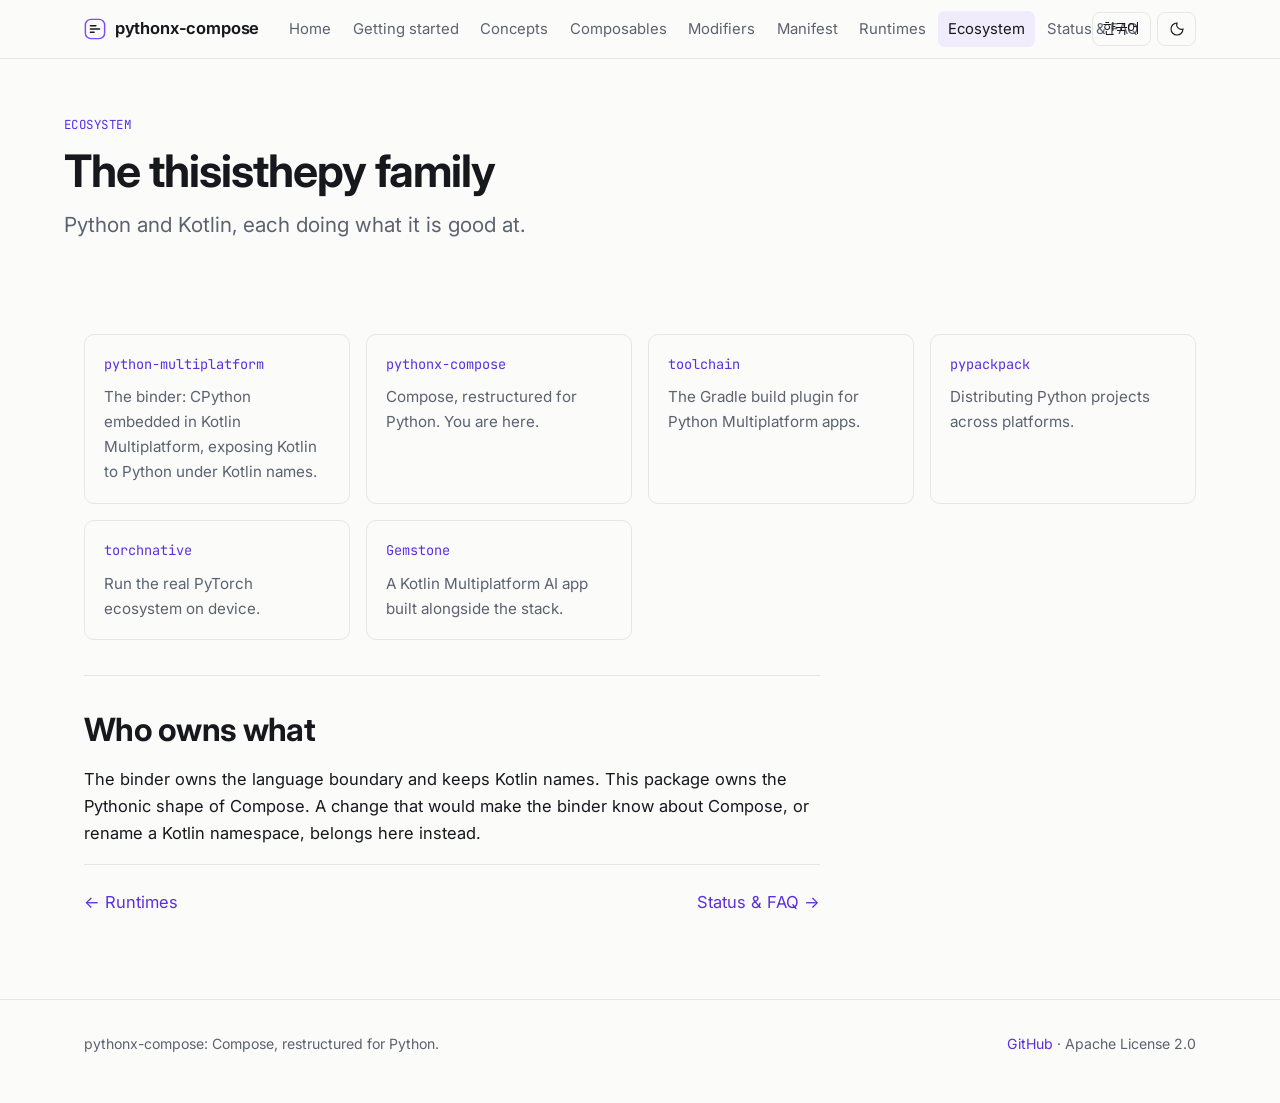
<file: docs/guide/ecosystem.html>
<!doctype html>
<html lang="en">
<head>
<meta charset="utf-8">
<meta name="viewport" content="width=device-width, initial-scale=1">
<title>Ecosystem · pythonx-compose</title>
<meta name="description" content="pythonx-compose: write Compose user interfaces in Python, with Compose's own widgets and Pythonic names.">
<script>(function(){var r=document.documentElement,l=null,t=null;
try{l=localStorage.getItem('pxc-lang');t=localStorage.getItem('pxc-theme');}catch(e){}
if(l!=='en'&&l!=='ko'){l=((navigator.language||'en').toLowerCase().indexOf('ko')===0)?'ko':'en';}
r.lang=l;if(t==='dark'||t==='light'){r.setAttribute('data-theme',t);}})();</script>
<link rel="preconnect" href="https://fonts.googleapis.com">
<link rel="preconnect" href="https://fonts.gstatic.com" crossorigin>
<link rel="stylesheet" href="https://fonts.googleapis.com/css2?family=IBM+Plex+Sans+KR:wght@400;500;600;700&amp;family=Inter:wght@400;500;600;700&amp;family=JetBrains+Mono:wght@400;500&amp;display=swap">
<link rel="stylesheet" href="assets/style.css">
<script src="assets/site.js" defer></script>
</head>
<body data-title-en="Ecosystem" data-title-ko="생태계">
<header class="site-header">
<div class="wrap bar">
<a class="brand" href="index.html"><svg class="mark" viewBox="0 0 24 24" aria-hidden="true"><rect x="1.5" y="1.5" width="21" height="21" rx="6" fill="none" stroke="var(--accent)" stroke-width="1.6"/><path d="M7 8.5h6M7 12h10M7 15.5h4" stroke="var(--fg)" stroke-width="1.6" stroke-linecap="round"/></svg>pythonx-compose</a>
<nav class="nav" aria-label="Guide"><a href="index.html"><span data-lang="en">Home</span><span data-lang="ko">홈</span></a><a href="getting-started.html"><span data-lang="en">Getting started</span><span data-lang="ko">시작하기</span></a><a href="concepts.html"><span data-lang="en">Concepts</span><span data-lang="ko">개념</span></a><a href="guide-composables.html"><span data-lang="en">Composables</span><span data-lang="ko">컴포저블</span></a><a href="guide-modifiers.html"><span data-lang="en">Modifiers</span><span data-lang="ko">모디파이어</span></a><a href="guide-manifest.html"><span data-lang="en">Manifest</span><span data-lang="ko">매니페스트</span></a><a href="guide-runtimes.html"><span data-lang="en">Runtimes</span><span data-lang="ko">런타임</span></a><a href="ecosystem.html" aria-current="page"><span data-lang="en">Ecosystem</span><span data-lang="ko">생태계</span></a><a href="status.html"><span data-lang="en">Status & FAQ</span><span data-lang="ko">현황 · FAQ</span></a></nav>
<div class="tools">
<button class="btn-ghost" id="lang-toggle" type="button"><span data-lang="en">한국어</span><span data-lang="ko">English</span></button>
<button class="btn-ghost" id="theme-toggle" type="button" aria-label="Toggle colour theme"><svg viewBox="0 0 24 24" aria-hidden="true" fill="none" stroke="currentColor" stroke-width="1.7" stroke-linecap="round"><path d="M12 3a9 9 0 1 0 9 9 7 7 0 0 1-9-9z"/></svg></button>
</div>
</div>
</header>
<main>
<header class="page-head wrap"><p class="kicker"><span data-lang="en">Ecosystem</span><span data-lang="ko">생태계</span></p><h1><span data-lang="en">The thisisthepy family</span><span data-lang="ko">thisisthepy 프로젝트들</span></h1><p class="lead"><span data-lang="en">Python and Kotlin, each doing what it is good at.</span><span data-lang="ko">파이썬과 Kotlin, 각자 잘하는 일을.</span></p></header>

<div class="wrap doc">
<section class="flush">
<div class="grid"><a class="card" href="https://github.com/thisisthepy/python-multiplatform"><span class="glyph" translate="no">python-multiplatform</span><p data-lang="en">The binder: CPython embedded in Kotlin Multiplatform, exposing Kotlin to Python under Kotlin names.</p><p data-lang="ko">바인더: Kotlin Multiplatform 에 임베딩한 CPython. Kotlin 을 Kotlin 이름 그대로 파이썬에 노출합니다.</p></a><a class="card" href="https://github.com/thisisthepy/pythonx-compose"><span class="glyph" translate="no">pythonx-compose</span><p data-lang="en">Compose, restructured for Python. You are here.</p><p data-lang="ko">파이썬을 위해 재구성한 Compose. 지금 보고 있는 곳입니다.</p></a><a class="card" href="https://github.com/thisisthepy/toolchain"><span class="glyph" translate="no">toolchain</span><p data-lang="en">The Gradle build plugin for Python Multiplatform apps.</p><p data-lang="ko">Python Multiplatform 앱을 위한 Gradle 빌드 플러그인.</p></a><a class="card" href="https://github.com/thisisthepy/pypackpack"><span class="glyph" translate="no">pypackpack</span><p data-lang="en">Distributing Python projects across platforms.</p><p data-lang="ko">파이썬 프로젝트의 멀티플랫폼 배포.</p></a><a class="card" href="https://github.com/thisisthepy/torchnative"><span class="glyph" translate="no">torchnative</span><p data-lang="en">Run the real PyTorch ecosystem on device.</p><p data-lang="ko">실제 PyTorch 생태계를 기기에서 실행합니다.</p></a><a class="card" href="https://github.com/LogitAI/Gemstone"><span class="glyph" translate="no">Gemstone</span><p data-lang="en">A Kotlin Multiplatform AI app built alongside the stack.</p><p data-lang="ko">이 스택과 함께 만들어지는 Kotlin Multiplatform AI 앱.</p></a></div>
</section>
<section class="narrow">
<h2><span data-lang="en">Who owns what</span><span data-lang="ko">누가 무엇을 맡는가</span></h2>
<p data-lang="en">The binder owns the language boundary and keeps Kotlin names. This package owns the Pythonic shape of Compose. A change that would make the binder know about Compose, or rename a Kotlin namespace, belongs here instead.</p><p data-lang="ko">바인더는 언어 경계를 맡고 Kotlin 이름을 유지합니다. 이 패키지는 Compose 의 파이썬다운 모양을 맡습니다. 바인더가 Compose 를 알게 하거나 Kotlin 네임스페이스 이름을 바꾸게 하는 변경은 대신 여기에 속합니다.</p>
<div class="pager"><a href="guide-runtimes.html">← <span data-lang="en">Runtimes</span><span data-lang="ko">런타임</span></a><a href="status.html"><span data-lang="en">Status & FAQ</span><span data-lang="ko">현황 · FAQ</span> →</a></div>
</section>
</div>

</main>
<footer>
<div class="wrap">
<span><span data-lang="en">pythonx-compose: Compose, restructured for Python.</span><span data-lang="ko">pythonx-compose: 파이썬을 위해 재구성한 Compose.</span></span>
<span><a href="https://github.com/thisisthepy/pythonx-compose">GitHub</a> · <span data-lang="en">Apache License 2.0</span><span data-lang="ko">Apache 라이선스 2.0</span></span>
</div>
</footer>
</body>
</html>
</file>
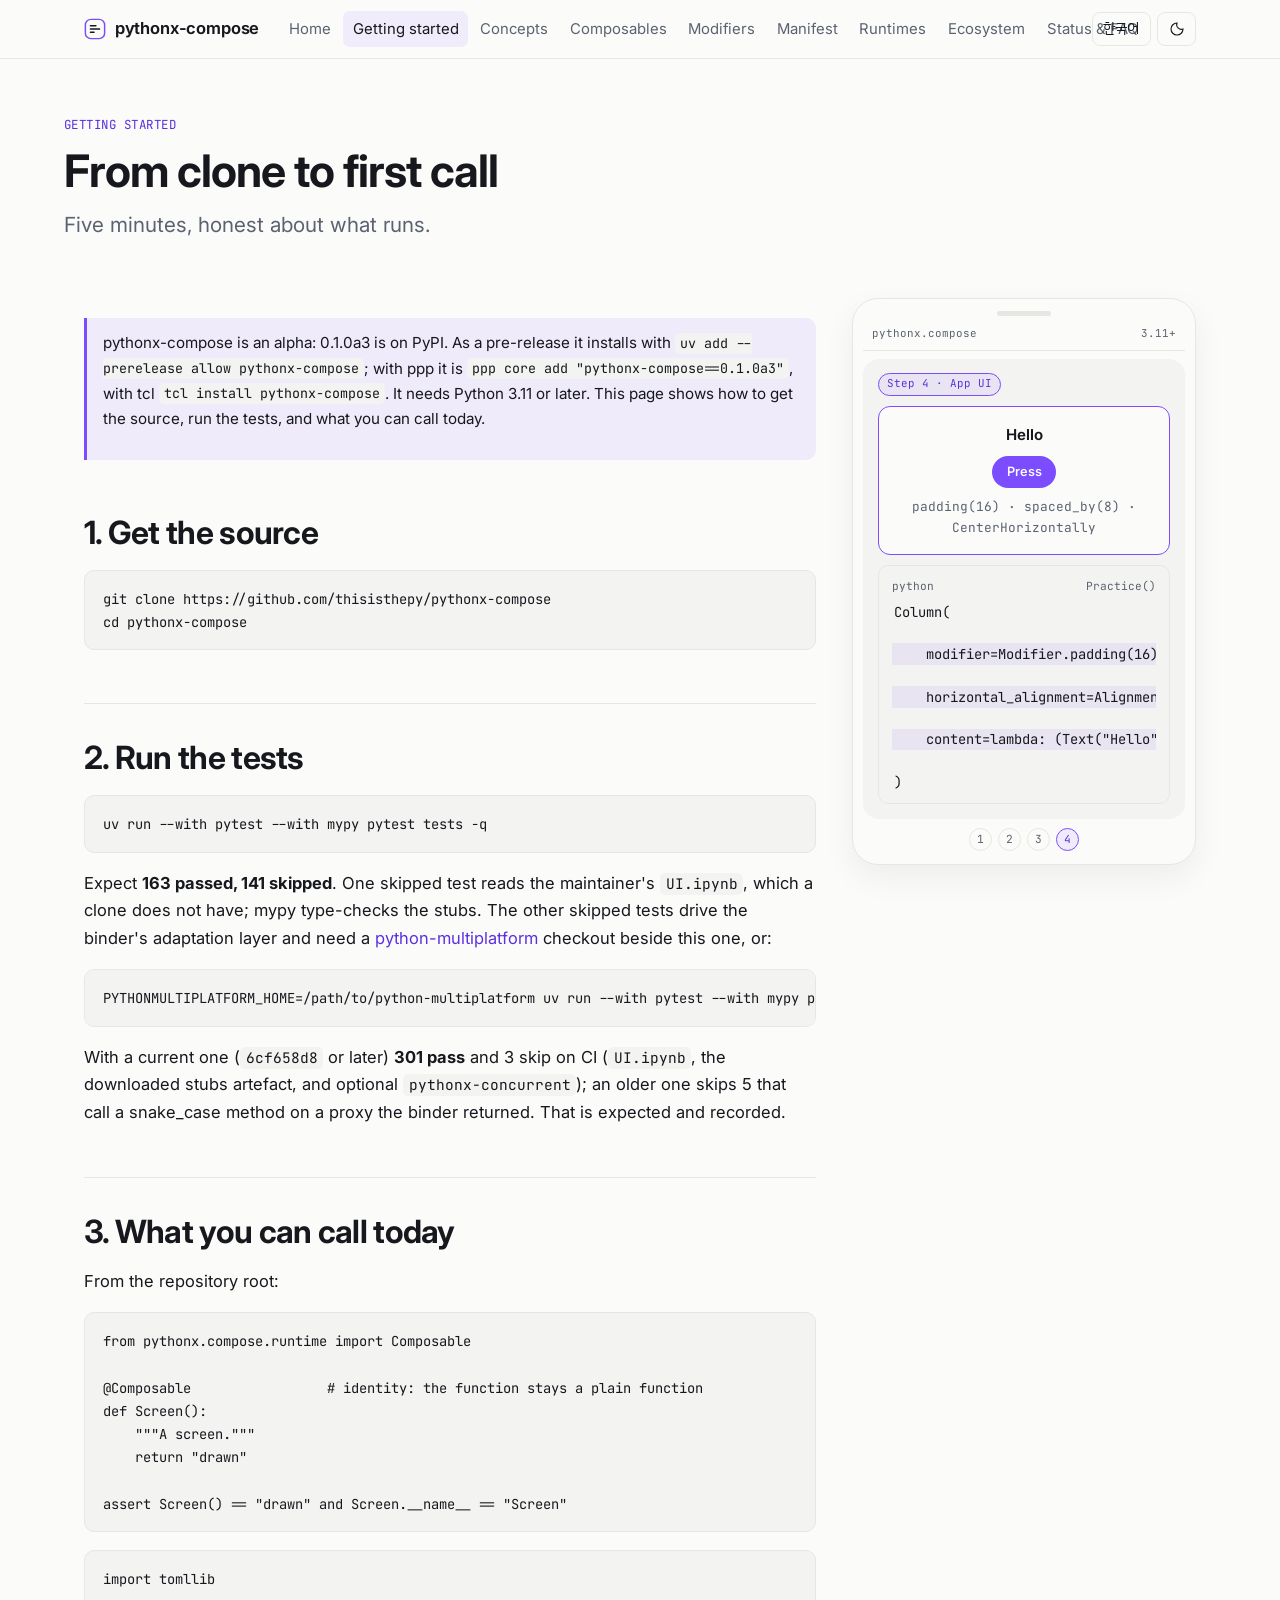
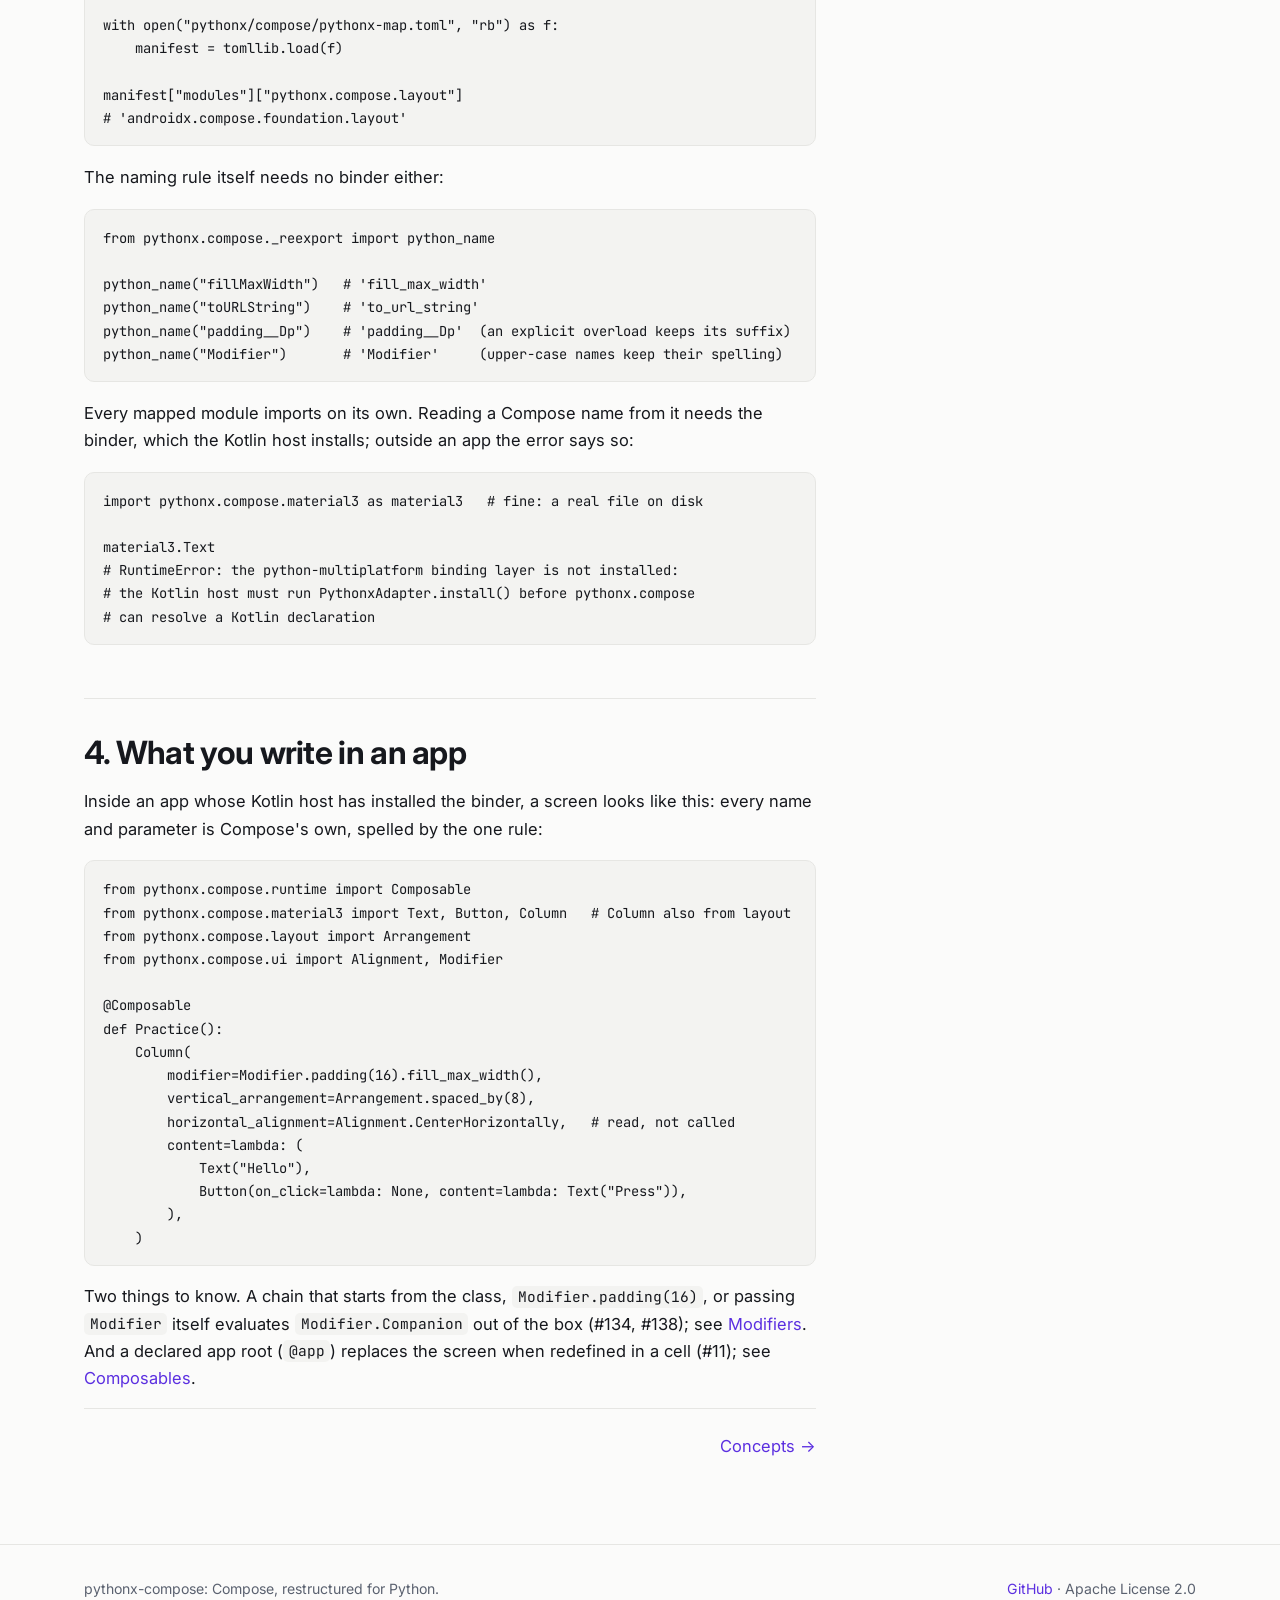
<file: docs/guide/getting-started.html>
<!doctype html>
<html lang="en">
<head>
<meta charset="utf-8">
<meta name="viewport" content="width=device-width, initial-scale=1">
<title>Getting started · pythonx-compose</title>
<meta name="description" content="pythonx-compose: write Compose user interfaces in Python, with Compose's own widgets and Pythonic names.">
<script>(function(){var r=document.documentElement,l=null,t=null;
try{l=localStorage.getItem('pxc-lang');t=localStorage.getItem('pxc-theme');}catch(e){}
if(l!=='en'&&l!=='ko'){l=((navigator.language||'en').toLowerCase().indexOf('ko')===0)?'ko':'en';}
r.lang=l;if(t==='dark'||t==='light'){r.setAttribute('data-theme',t);}})();</script>
<link rel="preconnect" href="https://fonts.googleapis.com">
<link rel="preconnect" href="https://fonts.gstatic.com" crossorigin>
<link rel="stylesheet" href="https://fonts.googleapis.com/css2?family=IBM+Plex+Sans+KR:wght@400;500;600;700&amp;family=Inter:wght@400;500;600;700&amp;family=JetBrains+Mono:wght@400;500&amp;display=swap">
<link rel="stylesheet" href="assets/style.css">
<script src="assets/site.js" defer></script>
</head>
<body data-title-en="Getting started" data-title-ko="시작하기">
<header class="site-header">
<div class="wrap bar">
<a class="brand" href="index.html"><svg class="mark" viewBox="0 0 24 24" aria-hidden="true"><rect x="1.5" y="1.5" width="21" height="21" rx="6" fill="none" stroke="var(--accent)" stroke-width="1.6"/><path d="M7 8.5h6M7 12h10M7 15.5h4" stroke="var(--fg)" stroke-width="1.6" stroke-linecap="round"/></svg>pythonx-compose</a>
<nav class="nav" aria-label="Guide"><a href="index.html"><span data-lang="en">Home</span><span data-lang="ko">홈</span></a><a href="getting-started.html" aria-current="page"><span data-lang="en">Getting started</span><span data-lang="ko">시작하기</span></a><a href="concepts.html"><span data-lang="en">Concepts</span><span data-lang="ko">개념</span></a><a href="guide-composables.html"><span data-lang="en">Composables</span><span data-lang="ko">컴포저블</span></a><a href="guide-modifiers.html"><span data-lang="en">Modifiers</span><span data-lang="ko">모디파이어</span></a><a href="guide-manifest.html"><span data-lang="en">Manifest</span><span data-lang="ko">매니페스트</span></a><a href="guide-runtimes.html"><span data-lang="en">Runtimes</span><span data-lang="ko">런타임</span></a><a href="ecosystem.html"><span data-lang="en">Ecosystem</span><span data-lang="ko">생태계</span></a><a href="status.html"><span data-lang="en">Status & FAQ</span><span data-lang="ko">현황 · FAQ</span></a></nav>
<div class="tools">
<button class="btn-ghost" id="lang-toggle" type="button"><span data-lang="en">한국어</span><span data-lang="ko">English</span></button>
<button class="btn-ghost" id="theme-toggle" type="button" aria-label="Toggle colour theme"><svg viewBox="0 0 24 24" aria-hidden="true" fill="none" stroke="currentColor" stroke-width="1.7" stroke-linecap="round"><path d="M12 3a9 9 0 1 0 9 9 7 7 0 0 1-9-9z"/></svg></button>
</div>
</div>
</header>
<main>
<header class="page-head wrap"><p class="kicker"><span data-lang="en">Getting started</span><span data-lang="ko">시작하기</span></p><h1><span data-lang="en">From clone to first call</span><span data-lang="ko">클론부터 첫 호출까지</span></h1><p class="lead"><span data-lang="en">Five minutes, honest about what runs.</span><span data-lang="ko">5 분, 동작하는 범위를 솔직하게.</span></p></header>

<div class="wrap doc live-layout">
<div class="live-prose">
<div class="note"><p data-lang="en">pythonx-compose is an alpha: 0.1.0a3 is on PyPI. As a pre-release it installs with <code>uv add --prerelease allow pythonx-compose</code>; with ppp it is <code>ppp core add &quot;pythonx-compose==0.1.0a3&quot;</code>, with tcl <code>tcl install pythonx-compose</code>. It needs Python 3.11 or later. This page shows how to get the source, run the tests, and what you can call today.</p><p data-lang="ko">pythonx-compose 는 알파 단계이며 0.1.0a3 가 PyPI 에 있습니다. 프리릴리스이므로 <code>uv add --prerelease allow pythonx-compose</code> 로 설치하며, ppp 로는 <code>ppp core add &quot;pythonx-compose==0.1.0a3&quot;</code>, tcl 로는 <code>tcl install pythonx-compose</code> 입니다. 파이썬 3.11 이상이 필요합니다. 이 페이지는 소스를 받고, 테스트를 돌리고, 지금 호출할 수 있는 것을 보여줍니다.</p></div>

<section class="flush" data-live-step="clone">
<h2><span data-lang="en">1. Get the source</span><span data-lang="ko">1. 소스 받기</span></h2>
<pre><code class="language-bash">git clone https://github.com/thisisthepy/pythonx-compose
cd pythonx-compose</code></pre>
</section>

<section data-live-step="tests">
<h2><span data-lang="en">2. Run the tests</span><span data-lang="ko">2. 테스트 실행</span></h2>
<pre><code class="language-bash">uv run --with pytest --with mypy pytest tests -q</code></pre>
<p data-lang="en">Expect <strong>163 passed, 141 skipped</strong>. One skipped test reads the maintainer's <code>UI.ipynb</code>, which a clone does not have; mypy type-checks the stubs. The other skipped tests drive the binder's adaptation layer and need a <a href="https://github.com/thisisthepy/python-multiplatform">python-multiplatform</a> checkout beside this one, or:</p><p data-lang="ko"><strong>163 passed, 141 skipped</strong> 가 정상입니다. 건너뛴 테스트 하나는 클론에는 없는 메인테이너의 <code>UI.ipynb</code> 를 읽으며, mypy 는 스텁을 타입 검사합니다. 나머지 건너뛴 테스트는 바인더의 적응 계층을 구동하며, 옆에 <a href="https://github.com/thisisthepy/python-multiplatform">python-multiplatform</a> 체크아웃이 있거나 다음이 필요합니다:</p>
<pre><code class="language-bash">PYTHONMULTIPLATFORM_HOME=/path/to/python-multiplatform uv run --with pytest --with mypy pytest tests -q</code></pre>
<p data-lang="en">With a current one (<code>6cf658d8</code> or later) <strong>301 pass</strong> and 3 skip on CI (<code>UI.ipynb</code>, the downloaded stubs artefact, and optional <code>pythonx-concurrent</code>); an older one skips 5 that call a snake_case method on a proxy the binder returned. That is expected and recorded.</p><p data-lang="ko">최신 체크아웃(<code>6cf658d8</code> 이후)이면 CI 에서 <strong>301 개가 통과</strong>하고 3 개(<code>UI.ipynb</code>, 내려받은 스텁 아티팩트, 선택적인 <code>pythonx-concurrent</code>)를 건너뛰며, 오래된 체크아웃은 바인더가 돌려준 proxy 의 snake_case 메서드를 부르는 5 개를 <strong>건너뜁니다</strong>. 예상된 상태이며 기록되어 있습니다.</p>
</section>

<section data-live-step="standalone">
<h2><span data-lang="en">3. What you can call today</span><span data-lang="ko">3. 지금 호출할 수 있는 것</span></h2>
<p data-lang="en">From the repository root:</p><p data-lang="ko">저장소 루트에서:</p>
<pre><code class="language-python">from pythonx.compose.runtime import Composable

@Composable                 # identity: the function stays a plain function
def Screen():
    &quot;&quot;&quot;A screen.&quot;&quot;&quot;
    return &quot;drawn&quot;

assert Screen() == &quot;drawn&quot; and Screen.__name__ == &quot;Screen&quot;</code></pre>
<pre><code class="language-python">import tomllib

with open(&quot;pythonx/compose/pythonx-map.toml&quot;, &quot;rb&quot;) as f:
    manifest = tomllib.load(f)

manifest[&quot;modules&quot;][&quot;pythonx.compose.layout&quot;]
# &#x27;androidx.compose.foundation.layout&#x27;</code></pre>
<p data-lang="en">The naming rule itself needs no binder either:</p><p data-lang="ko">이름 규칙 자체도 바인더 없이 동작합니다:</p>
<pre><code class="language-python">from pythonx.compose._reexport import python_name

python_name(&quot;fillMaxWidth&quot;)   # &#x27;fill_max_width&#x27;
python_name(&quot;toURLString&quot;)    # &#x27;to_url_string&#x27;
python_name(&quot;padding__Dp&quot;)    # &#x27;padding__Dp&#x27;  (an explicit overload keeps its suffix)
python_name(&quot;Modifier&quot;)       # &#x27;Modifier&#x27;     (upper-case names keep their spelling)</code></pre>
<p data-lang="en">Every mapped module imports on its own. Reading a Compose name from it needs the binder, which the Kotlin host installs; outside an app the error says so:</p><p data-lang="ko">대응된 모듈은 모두 그 자체로 import 됩니다. 그 모듈에서 Compose 이름을 읽으려면 Kotlin 호스트가 설치하는 바인더가 필요하며, 앱 밖에서는 오류가 그 사실을 알려 줍니다:</p>
<pre><code class="language-python">import pythonx.compose.material3 as material3   # fine: a real file on disk

material3.Text
# RuntimeError: the python-multiplatform binding layer is not installed:
# the Kotlin host must run PythonxAdapter.install() before pythonx.compose
# can resolve a Kotlin declaration</code></pre>
</section>

<section data-live-step="app">
<h2><span data-lang="en">4. What you write in an app</span><span data-lang="ko">4. 앱 안에서 쓰는 코드</span></h2>
<p data-lang="en">Inside an app whose Kotlin host has installed the binder, a screen looks like this: every name and parameter is Compose's own, spelled by the one rule:</p><p data-lang="ko">Kotlin 호스트가 바인더를 설치한 앱 안에서는, 화면이 이렇게 됩니다. 모든 이름과 매개변수는 Compose 자신의 것이며, 규칙 하나로 표기됩니다:</p>
<pre><code class="language-python">from pythonx.compose.runtime import Composable
from pythonx.compose.material3 import Text, Button, Column   # Column also from layout
from pythonx.compose.layout import Arrangement
from pythonx.compose.ui import Alignment, Modifier

@Composable
def Practice():
    Column(
        modifier=Modifier.padding(16).fill_max_width(),
        vertical_arrangement=Arrangement.spaced_by(8),
        horizontal_alignment=Alignment.CenterHorizontally,   # read, not called
        content=lambda: (
            Text(&quot;Hello&quot;),
            Button(on_click=lambda: None, content=lambda: Text(&quot;Press&quot;)),
        ),
    )</code></pre>
<p data-lang="en">Two things to know. A chain that starts from the class, <code>Modifier.padding(16)</code>, or passing <code>Modifier</code> itself evaluates <code>Modifier.Companion</code> out of the box (#134, #138); see <a href="guide-modifiers.html">Modifiers</a>. And a declared app root (<code>@app</code>) replaces the screen when redefined in a cell (#11); see <a href="guide-composables.html">Composables</a>.</p><p data-lang="ko">알아 둘 것이 두 가지 있습니다. 클래스에서 시작하는 체인 <code>Modifier.padding(16)</code> 이나 <code>Modifier</code> 자체를 인자로 넘기는 표기는 기본 등록된 <code>Modifier.Companion</code> 을 평가합니다(#134, #138). <a href="guide-modifiers.html">모디파이어</a>를 보세요. 그리고 선언형 앱 루트(<code>@app</code>)는 셀에서 화면을 다시 정의하면 그대로 교체합니다(#11). <a href="guide-composables.html">컴포저블</a>을 보세요.</p>
<div class="pager"><span></span><a href="concepts.html"><span data-lang="en">Concepts</span><span data-lang="ko">개념</span> →</a></div>
</section>
</div>

<aside class="live-stage" aria-label="Live step preview">
<div class="live-phone">
<div class="live-notch" aria-hidden="true"></div>
<div class="live-statusbar" translate="no"><span>pythonx.compose</span><span>3.11+</span></div>
<div class="live-viewport">
<div class="live-scene" data-live-scene="clone">
<span class="live-badge"><span data-lang="en">Step 1 · Package</span><span data-lang="ko">1 단계 · 패키지</span></span>
<div class="live-ui-card">
<div class="live-ui-title" translate="no">pythonx/compose/</div>
<div class="live-ui-sub" translate="no">pythonx-map.toml · _reexport.py · *.pyi</div>
<p data-lang="en" class="muted">Install with uv, ppp or tcl, or clone the source repository.</p><p data-lang="ko" class="muted">uv, ppp, tcl 로 설치하거나 소스 저장소를 클론합니다.</p>
</div>
<div class="live-code-card"><div class="live-code-head" translate="no"><span>shell</span><span>uv</span></div><pre><code><span class="live-line is-changed">uv add --prerelease allow pythonx-compose</span>
<span class="live-line">git clone https://github.com/thisisthepy/pythonx-compose</span></code></pre></div>
</div>

<div class="live-scene" data-live-scene="tests">
<span class="live-badge"><span data-lang="en">Step 2 · Suite</span><span data-lang="ko">2 단계 · 테스트</span></span>
<div class="live-ui-card is-padded">
<div class="live-ui-title" translate="no">pytest + mypy</div>
<div class="live-ui-sub" translate="no">163 passed (no-binder) · 301 passed (with-binder)</div>
<p data-lang="en" class="muted">Stubs, wheel contents and the re-export layer are verified on every push.</p><p data-lang="ko" class="muted">스텁, wheel 내용물, 재노출 계층을 푸시마다 검증합니다.</p>
</div>
<div class="live-code-card"><div class="live-code-head" translate="no"><span>shell</span><span>pytest</span></div><pre><code><span class="live-line is-changed">uv run --with pytest --with mypy pytest tests -q</span>
<span class="live-line"># 301 passed with PYTHONMULTIPLATFORM_HOME</span></code></pre></div>
</div>

<div class="live-scene" data-live-scene="standalone">
<span class="live-badge"><span data-lang="en">Step 3 · Pure Python</span><span data-lang="ko">3 단계 · 순수 파이썬</span></span>
<div class="live-ui-card">
<div class="live-ui-title" translate="no">@Composable def Screen()</div>
<div class="live-ui-sub" translate="no">python_name(&quot;fillMaxWidth&quot;) -&gt; &quot;fill_max_width&quot;</div>
<p data-lang="en" class="muted">The decorator, manifest and naming rule work without a Kotlin host.</p><p data-lang="ko" class="muted">데코레이터, 매니페스트, 이름 규칙은 Kotlin 호스트 없이도 동작합니다.</p>
</div>
<div class="live-code-card"><div class="live-code-head" translate="no"><span>python</span><span>runtime</span></div><pre><code><span class="live-line is-changed">@Composable</span>
<span class="live-line is-changed">def Screen(): return &quot;drawn&quot;</span>
<span class="live-line">python_name(&quot;fillMaxWidth&quot;)  # &#x27;fill_max_width&#x27;</span></code></pre></div>
</div>

<div class="live-scene is-active" data-live-scene="app">
<span class="live-badge"><span data-lang="en">Step 4 · App UI</span><span data-lang="ko">4 단계 · 앱 화면</span></span>
<div class="live-ui-card is-padded" style="align-items: center; text-align: center;">
<div class="live-ui-title" translate="no">Hello</div>
<div class="live-ui-btn" style="align-self: center;" translate="no">Press</div>
<div class="live-ui-sub" translate="no">padding(16) · spaced_by(8) · CenterHorizontally</div>
</div>
<div class="live-code-card"><div class="live-code-head" translate="no"><span>python</span><span>Practice()</span></div><pre><code><span class="live-line">Column(</span>
<span class="live-line is-changed">    modifier=Modifier.padding(16).fill_max_width(),</span>
<span class="live-line is-changed">    horizontal_alignment=Alignment.CenterHorizontally,</span>
<span class="live-line is-changed">    content=lambda: (Text(&quot;Hello&quot;), Button(...)),</span>
<span class="live-line">)</span></code></pre></div>
</div>
</div>
<div class="live-dots" role="tablist" aria-label="Preview steps">
<button class="live-dot-btn" type="button" data-live-goto="clone" aria-pressed="false" translate="no">1</button>
<button class="live-dot-btn" type="button" data-live-goto="tests" aria-pressed="false" translate="no">2</button>
<button class="live-dot-btn" type="button" data-live-goto="standalone" aria-pressed="false" translate="no">3</button>
<button class="live-dot-btn is-active" type="button" data-live-goto="app" aria-pressed="true" translate="no">4</button>
</div>
</div>
</aside>
</div>

</main>
<footer>
<div class="wrap">
<span><span data-lang="en">pythonx-compose: Compose, restructured for Python.</span><span data-lang="ko">pythonx-compose: 파이썬을 위해 재구성한 Compose.</span></span>
<span><a href="https://github.com/thisisthepy/pythonx-compose">GitHub</a> · <span data-lang="en">Apache License 2.0</span><span data-lang="ko">Apache 라이선스 2.0</span></span>
</div>
</footer>
</body>
</html>
</file>
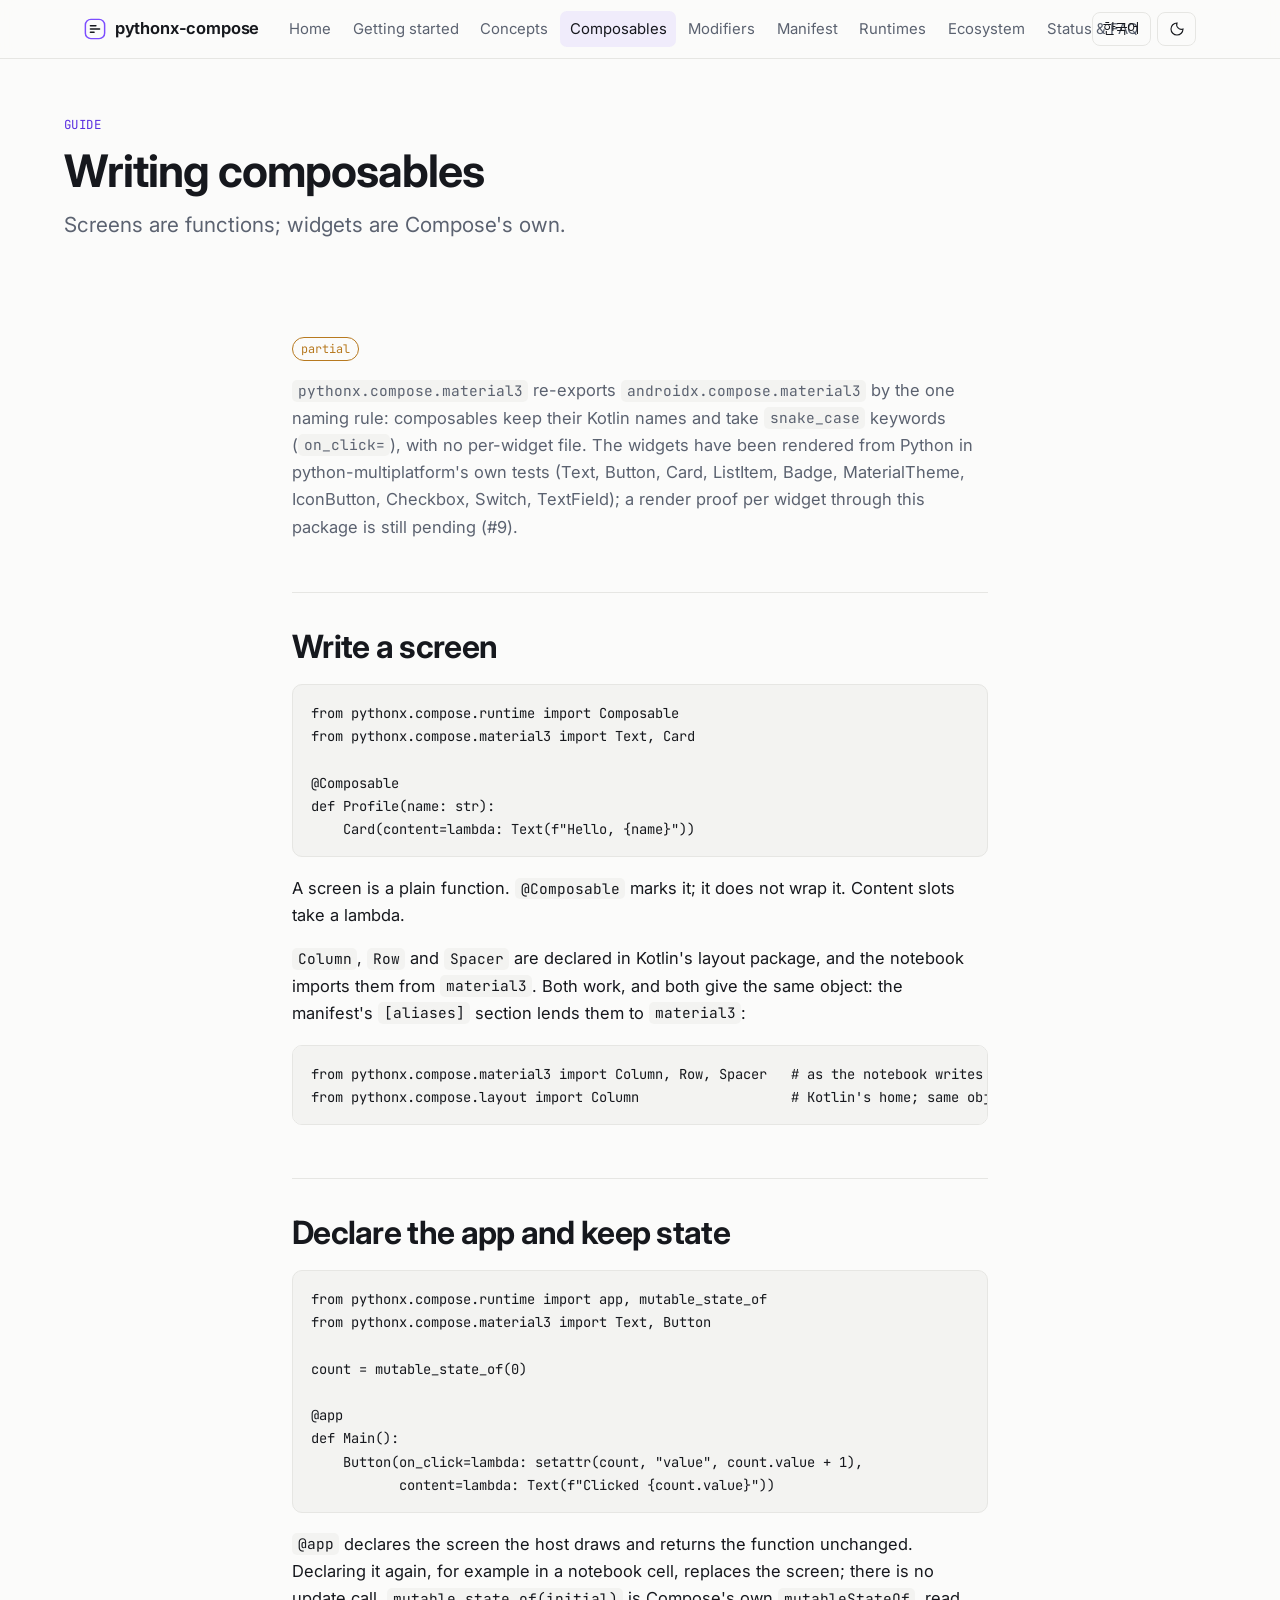
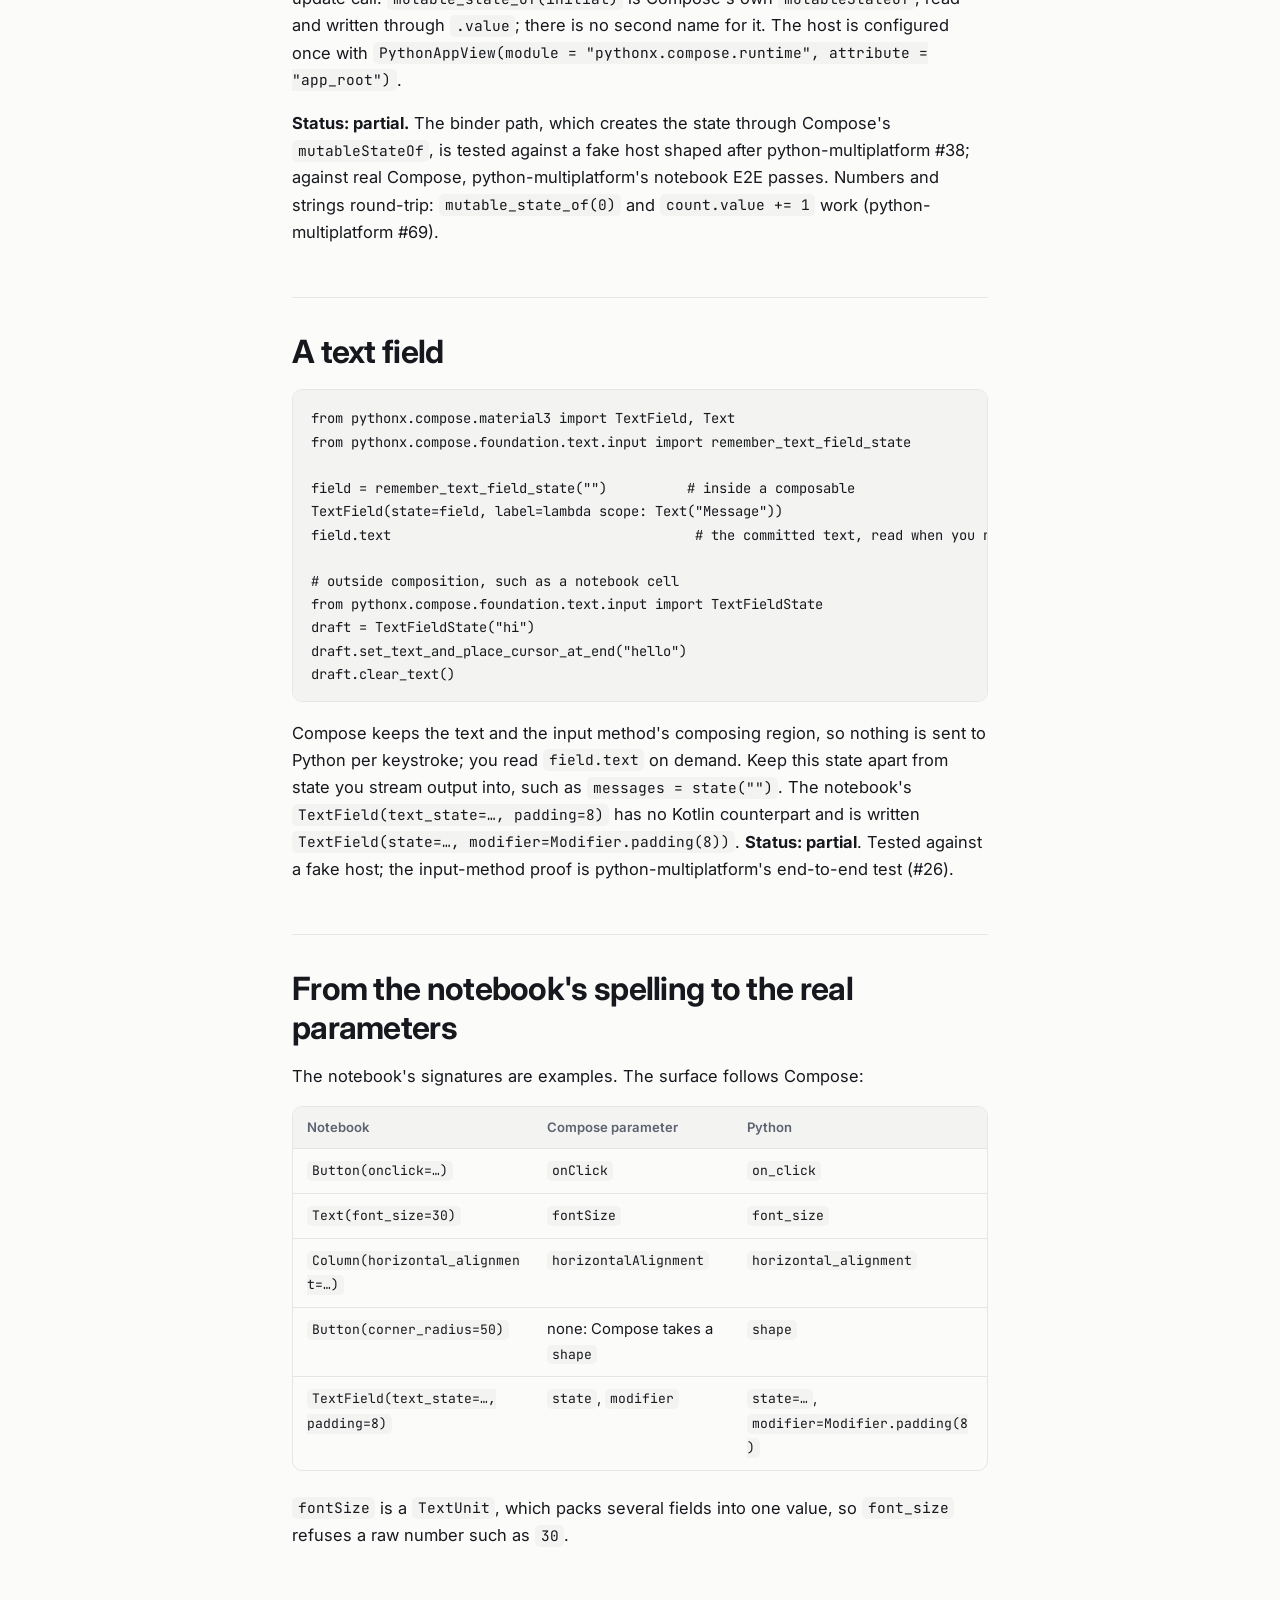
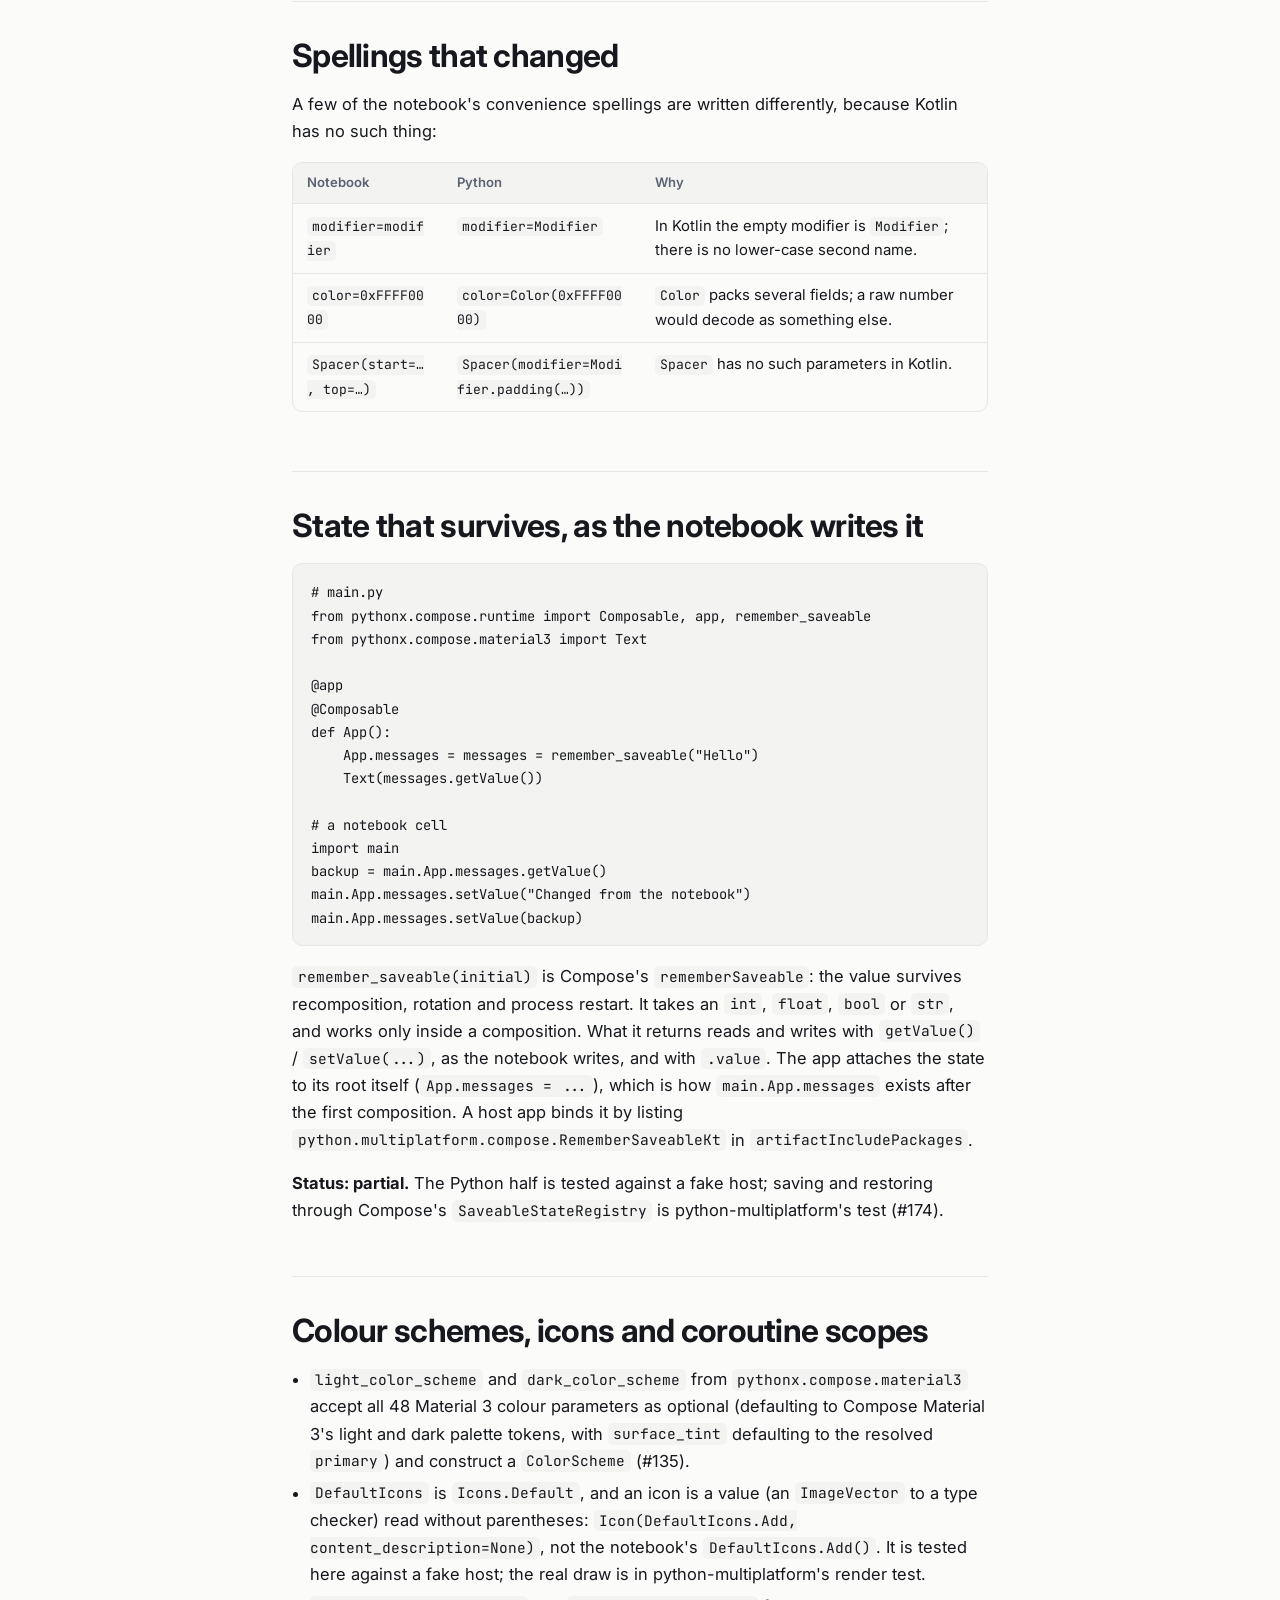
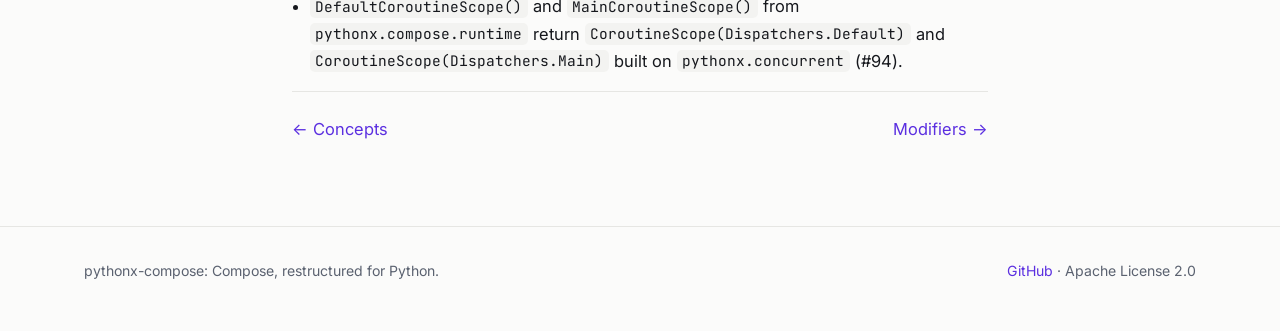
<file: docs/guide/guide-composables.html>
<!doctype html>
<html lang="en">
<head>
<meta charset="utf-8">
<meta name="viewport" content="width=device-width, initial-scale=1">
<title>Composables · pythonx-compose</title>
<meta name="description" content="pythonx-compose: write Compose user interfaces in Python, with Compose's own widgets and Pythonic names.">
<script>(function(){var r=document.documentElement,l=null,t=null;
try{l=localStorage.getItem('pxc-lang');t=localStorage.getItem('pxc-theme');}catch(e){}
if(l!=='en'&&l!=='ko'){l=((navigator.language||'en').toLowerCase().indexOf('ko')===0)?'ko':'en';}
r.lang=l;if(t==='dark'||t==='light'){r.setAttribute('data-theme',t);}})();</script>
<link rel="preconnect" href="https://fonts.googleapis.com">
<link rel="preconnect" href="https://fonts.gstatic.com" crossorigin>
<link rel="stylesheet" href="https://fonts.googleapis.com/css2?family=IBM+Plex+Sans+KR:wght@400;500;600;700&amp;family=Inter:wght@400;500;600;700&amp;family=JetBrains+Mono:wght@400;500&amp;display=swap">
<link rel="stylesheet" href="assets/style.css">
<script src="assets/site.js" defer></script>
</head>
<body data-title-en="Composables" data-title-ko="컴포저블">
<header class="site-header">
<div class="wrap bar">
<a class="brand" href="index.html"><svg class="mark" viewBox="0 0 24 24" aria-hidden="true"><rect x="1.5" y="1.5" width="21" height="21" rx="6" fill="none" stroke="var(--accent)" stroke-width="1.6"/><path d="M7 8.5h6M7 12h10M7 15.5h4" stroke="var(--fg)" stroke-width="1.6" stroke-linecap="round"/></svg>pythonx-compose</a>
<nav class="nav" aria-label="Guide"><a href="index.html"><span data-lang="en">Home</span><span data-lang="ko">홈</span></a><a href="getting-started.html"><span data-lang="en">Getting started</span><span data-lang="ko">시작하기</span></a><a href="concepts.html"><span data-lang="en">Concepts</span><span data-lang="ko">개념</span></a><a href="guide-composables.html" aria-current="page"><span data-lang="en">Composables</span><span data-lang="ko">컴포저블</span></a><a href="guide-modifiers.html"><span data-lang="en">Modifiers</span><span data-lang="ko">모디파이어</span></a><a href="guide-manifest.html"><span data-lang="en">Manifest</span><span data-lang="ko">매니페스트</span></a><a href="guide-runtimes.html"><span data-lang="en">Runtimes</span><span data-lang="ko">런타임</span></a><a href="ecosystem.html"><span data-lang="en">Ecosystem</span><span data-lang="ko">생태계</span></a><a href="status.html"><span data-lang="en">Status & FAQ</span><span data-lang="ko">현황 · FAQ</span></a></nav>
<div class="tools">
<button class="btn-ghost" id="lang-toggle" type="button"><span data-lang="en">한국어</span><span data-lang="ko">English</span></button>
<button class="btn-ghost" id="theme-toggle" type="button" aria-label="Toggle colour theme"><svg viewBox="0 0 24 24" aria-hidden="true" fill="none" stroke="currentColor" stroke-width="1.7" stroke-linecap="round"><path d="M12 3a9 9 0 1 0 9 9 7 7 0 0 1-9-9z"/></svg></button>
</div>
</div>
</header>
<main>
<header class="page-head wrap"><p class="kicker"><span data-lang="en">Guide</span><span data-lang="ko">가이드</span></p><h1><span data-lang="en">Writing composables</span><span data-lang="ko">컴포저블 작성하기</span></h1><p class="lead"><span data-lang="en">Screens are functions; widgets are Compose's own.</span><span data-lang="ko">화면은 함수이고, 위젯은 Compose 의 것입니다.</span></p></header>

<div class="wrap doc narrow">
<section class="flush">
<p><span class="chip partial"><span data-lang="en">partial</span><span data-lang="ko">부분</span></span></p>
<p data-lang="en" class="muted"><code>pythonx.compose.material3</code> re-exports <code>androidx.compose.material3</code> by the one naming rule: composables keep their Kotlin names and take <code>snake_case</code> keywords (<code>on_click=</code>), with no per-widget file. The widgets have been rendered from Python in python-multiplatform's own tests (Text, Button, Card, ListItem, Badge, MaterialTheme, IconButton, Checkbox, Switch, TextField); a render proof per widget through this package is still pending (#9).</p><p data-lang="ko" class="muted"><code>pythonx.compose.material3</code> 는 이름 규칙 하나로 <code>androidx.compose.material3</code> 를 재노출합니다: 컴포저블은 Kotlin 이름을 유지하고 <code>snake_case</code> 키워드(<code>on_click=</code>)를 받으며, 위젯별 파일은 없습니다. 이 위젯들은 python-multiplatform 자체 테스트에서 파이썬으로 렌더링되었습니다 (Text, Button, Card, ListItem, Badge, MaterialTheme, IconButton, Checkbox, Switch, TextField). 이 패키지를 거친 위젯별 렌더링 증거는 아직 대기 중입니다(#9).</p>
</section>

<section>
<h2><span data-lang="en">Write a screen</span><span data-lang="ko">화면 하나 쓰기</span></h2>
<pre><code class="language-python">from pythonx.compose.runtime import Composable
from pythonx.compose.material3 import Text, Card

@Composable
def Profile(name: str):
    Card(content=lambda: Text(f&quot;Hello, {name}&quot;))</code></pre>
<p data-lang="en">A screen is a plain function. <code>@Composable</code> marks it; it does not wrap it. Content slots take a lambda.</p><p data-lang="ko">화면은 평범한 함수입니다. <code>@Composable</code> 은 표시만 하고 감싸지 않습니다. content 슬롯은 람다를 받습니다.</p>
<p data-lang="en"><code>Column</code>, <code>Row</code> and <code>Spacer</code> are declared in Kotlin's layout package, and the notebook imports them from <code>material3</code>. Both work, and both give the same object: the manifest's <code>[aliases]</code> section lends them to <code>material3</code>:</p><p data-lang="ko"><code>Column</code>, <code>Row</code>, <code>Spacer</code> 는 Kotlin 의 layout 패키지에 선언되어 있고, 노트북은 이들을 <code>material3</code> 에서 import 합니다. 둘 다 되며 같은 객체를 줍니다. 매니페스트의 <code>[aliases]</code> 섹션이 이들을 <code>material3</code> 에 빌려줍니다:</p>
<pre><code class="language-python">from pythonx.compose.material3 import Column, Row, Spacer   # as the notebook writes
from pythonx.compose.layout import Column                   # Kotlin's home; same object</code></pre>
</section>

<section>
<h2><span data-lang="en">Declare the app and keep state</span><span data-lang="ko">앱 선언과 상태</span></h2>
<pre><code class="language-python">from pythonx.compose.runtime import app, mutable_state_of
from pythonx.compose.material3 import Text, Button

count = mutable_state_of(0)

@app
def Main():
    Button(on_click=lambda: setattr(count, &quot;value&quot;, count.value + 1),
           content=lambda: Text(f&quot;Clicked {count.value}&quot;))</code></pre>
<p data-lang="en"><code>@app</code> declares the screen the host draws and returns the function unchanged. Declaring it again, for example in a notebook cell, replaces the screen; there is no update call. <code>mutable_state_of(initial)</code> is Compose's own <code>mutableStateOf</code>, read and written through <code>.value</code>; there is no second name for it. The host is configured once with <code>PythonAppView(module = &quot;pythonx.compose.runtime&quot;, attribute = &quot;app_root&quot;)</code>.</p><p data-lang="ko"><code>@app</code> 은 호스트가 그리는 화면을 선언하고 함수를 그대로 돌려줍니다. 노트북 셀 등에서 다시 선언하면 화면이 바뀌며, 갱신 호출은 없습니다. <code>mutable_state_of(initial)</code> 는 Compose 의 <code>mutableStateOf</code> 그대로이며 <code>.value</code> 로 읽고 씁니다. 다른 이름은 두지 않습니다. 호스트는 <code>PythonAppView(module = &quot;pythonx.compose.runtime&quot;, attribute = &quot;app_root&quot;)</code> 로 한 번만 설정합니다.</p>
<p data-lang="en"><strong>Status: partial.</strong> The binder path, which creates the state through Compose's <code>mutableStateOf</code>, is tested against a fake host shaped after python-multiplatform #38; against real Compose, python-multiplatform's notebook E2E passes. Numbers and strings round-trip: <code>mutable_state_of(0)</code> and <code>count.value += 1</code> work (python-multiplatform #69).</p><p data-lang="ko"><strong>상태: 부분.</strong> Compose 의 <code>mutableStateOf</code> 로 상태를 만드는 바인더 경로는 python-multiplatform #38 모양의 가짜 호스트로 테스트되었으며, 실제 Compose 에서는 python-multiplatform 의 노트북 E2E 가 통과합니다. 숫자와 문자열은 왕복됩니다: <code>mutable_state_of(0)</code> 과 <code>count.value += 1</code> 이 동작합니다(python-multiplatform #69).</p>
</section>

<section>
<h2><span data-lang="en">A text field</span><span data-lang="ko">텍스트 필드</span></h2>
<pre><code class="language-python">from pythonx.compose.material3 import TextField, Text
from pythonx.compose.foundation.text.input import remember_text_field_state

field = remember_text_field_state(&quot;&quot;)          # inside a composable
TextField(state=field, label=lambda scope: Text(&quot;Message&quot;))
field.text                                      # the committed text, read when you need it (say, on submit)

# outside composition, such as a notebook cell
from pythonx.compose.foundation.text.input import TextFieldState
draft = TextFieldState(&quot;hi&quot;)
draft.set_text_and_place_cursor_at_end(&quot;hello&quot;)
draft.clear_text()</code></pre>
<p data-lang="en">Compose keeps the text and the input method's composing region, so nothing is sent to Python per keystroke; you read <code>field.text</code> on demand. Keep this state apart from state you stream output into, such as <code>messages = state(&quot;&quot;)</code>. The notebook's <code>TextField(text_state=…, padding=8)</code> has no Kotlin counterpart and is written <code>TextField(state=…, modifier=Modifier.padding(8))</code>. <strong>Status: partial</strong>. Tested against a fake host; the input-method proof is python-multiplatform's end-to-end test (#26).</p><p data-lang="ko">Compose 가 텍스트와 입력기의 조합 영역을 보관하므로 키 입력마다 파이썬으로 보내지는 것이 없고, 필요할 때 <code>field.text</code> 를 읽습니다. 이 상태는 출력을 흘려 넣는 상태(예: <code>messages = state(&quot;&quot;)</code>)와 분리해 두세요. 노트북의 <code>TextField(text_state=…, padding=8)</code> 은 Kotlin 에 대응이 없으며 <code>TextField(state=…, modifier=Modifier.padding(8))</code> 로 씁니다. <strong>상태: 부분</strong>. 가짜 호스트로 테스트되었으며, 입력기 증거는 python-multiplatform 의 종단 간 테스트(#26)입니다.</p>
</section>

<section>
<h2><span data-lang="en">From the notebook's spelling to the real parameters</span><span data-lang="ko">노트북 표기에서 실제 매개변수로</span></h2>
<p data-lang="en">The notebook's signatures are examples. The surface follows Compose:</p><p data-lang="ko">노트북의 시그니처는 예시입니다. 실제 표면은 Compose 를 따릅니다:</p>
<div class="table-wrap"><table>
<thead><tr><th><span data-lang="en">Notebook</span><span data-lang="ko">노트북</span></th><th><span data-lang="en">Compose parameter</span><span data-lang="ko">Compose 매개변수</span></th><th>Python</th></tr></thead>
<tbody>
<tr><td><code>Button(onclick=…)</code></td><td><code>onClick</code></td><td><code>on_click</code></td></tr>
<tr><td><code>Text(font_size=30)</code></td><td><code>fontSize</code></td><td><code>font_size</code></td></tr>
<tr><td><code>Column(horizontal_alignment=…)</code></td><td><code>horizontalAlignment</code></td><td><code>horizontal_alignment</code></td></tr>
<tr><td><code>Button(corner_radius=50)</code></td><td><span data-lang="en">none: Compose takes a <code>shape</code></span><span data-lang="ko">없음: Compose 는 <code>shape</code> 를 받음</span></td><td><code>shape</code></td></tr>
<tr><td><code>TextField(text_state=…, padding=8)</code></td><td><code>state</code>, <code>modifier</code></td><td><code>state=…</code>, <code>modifier=Modifier.padding(8)</code></td></tr>
</tbody></table></div>
<p data-lang="en"><code>fontSize</code> is a <code>TextUnit</code>, which packs several fields into one value, so <code>font_size</code> refuses a raw number such as <code>30</code>.</p><p data-lang="ko"><code>fontSize</code> 는 여러 필드를 한 값에 담는 <code>TextUnit</code> 이므로, <code>font_size</code> 는 <code>30</code> 같은 숫자를 거절합니다.</p>
</section>

<section>
<h2><span data-lang="en">Spellings that changed</span><span data-lang="ko">바뀐 표기</span></h2>
<p data-lang="en">A few of the notebook's convenience spellings are written differently, because Kotlin has no such thing:</p><p data-lang="ko">노트북의 편의 표기 몇 가지는 Kotlin 에 그런 것이 없으므로 다르게 씁니다:</p>
<div class="table-wrap"><table>
<thead><tr><th><span data-lang="en">Notebook</span><span data-lang="ko">노트북</span></th><th>Python</th><th><span data-lang="en">Why</span><span data-lang="ko">이유</span></th></tr></thead>
<tbody>
<tr><td><code>modifier=modifier</code></td><td><code>modifier=Modifier</code></td><td><span data-lang="en">In Kotlin the empty modifier is <code>Modifier</code>; there is no lower-case second name.</span><span data-lang="ko">Kotlin 에서 빈 모디파이어는 <code>Modifier</code> 이며, 소문자로 된 두 번째 이름은 없습니다.</span></td></tr>
<tr><td><code>color=0xFFFF0000</code></td><td><code>color=Color(0xFFFF0000)</code></td><td><span data-lang="en"><code>Color</code> packs several fields; a raw number would decode as something else.</span><span data-lang="ko"><code>Color</code> 는 여러 필드를 담으므로, 숫자를 넣으면 다른 값으로 해석됩니다.</span></td></tr>
<tr><td><code>Spacer(start=…, top=…)</code></td><td><code>Spacer(modifier=Modifier.padding(…))</code></td><td><span data-lang="en"><code>Spacer</code> has no such parameters in Kotlin.</span><span data-lang="ko">Kotlin 의 <code>Spacer</code> 에는 그런 매개변수가 없습니다.</span></td></tr>
</tbody></table></div>
</section>

<section>
<h2><span data-lang="en">State that survives, as the notebook writes it</span><span data-lang="ko">살아남는 상태, 노트북 표기 그대로</span></h2>
<pre><code class="language-python"># main.py
from pythonx.compose.runtime import Composable, app, remember_saveable
from pythonx.compose.material3 import Text

@app
@Composable
def App():
    App.messages = messages = remember_saveable(&quot;Hello&quot;)
    Text(messages.getValue())

# a notebook cell
import main
backup = main.App.messages.getValue()
main.App.messages.setValue(&quot;Changed from the notebook&quot;)
main.App.messages.setValue(backup)</code></pre>
<p data-lang="en"><code>remember_saveable(initial)</code> is Compose's <code>rememberSaveable</code>: the value survives recomposition, rotation and process restart. It takes an <code>int</code>, <code>float</code>, <code>bool</code> or <code>str</code>, and works only inside a composition. What it returns reads and writes with <code>getValue()</code> / <code>setValue(...)</code>, as the notebook writes, and with <code>.value</code>. The app attaches the state to its root itself (<code>App.messages = ...</code>), which is how <code>main.App.messages</code> exists after the first composition. A host app binds it by listing <code>python.multiplatform.compose.RememberSaveableKt</code> in <code>artifactIncludePackages</code>.</p><p data-lang="ko"><code>remember_saveable(initial)</code> 은 Compose 의 <code>rememberSaveable</code> 입니다. 값은 재구성, 화면 회전, 프로세스 재시작 뒤에도 남습니다. <code>int</code>, <code>float</code>, <code>bool</code>, <code>str</code> 을 받으며 컴포지션 안에서만 동작합니다. 돌려받은 값은 노트북처럼 <code>getValue()</code> / <code>setValue(...)</code> 로, 또 <code>.value</code> 로 읽고 씁니다. 앱이 상태를 루트에 직접 붙이므로(<code>App.messages = ...</code>) 첫 컴포지션 뒤에 <code>main.App.messages</code> 가 생깁니다. 호스트 앱은 <code>artifactIncludePackages</code> 에 <code>python.multiplatform.compose.RememberSaveableKt</code> 를 넣어 바인딩합니다.</p>
<p data-lang="en"><strong>Status: partial.</strong> The Python half is tested against a fake host; saving and restoring through Compose's <code>SaveableStateRegistry</code> is python-multiplatform's test (#174).</p><p data-lang="ko"><strong>상태: 부분.</strong> 파이썬 쪽은 가짜 호스트로 테스트되었고, Compose 의 <code>SaveableStateRegistry</code> 를 통한 저장과 복원은 python-multiplatform 의 테스트(#174)입니다.</p>
</section>

<section>
<h2><span data-lang="en">Colour schemes, icons and coroutine scopes</span><span data-lang="ko">색 스킴, 아이콘, 코루틴 스코프</span></h2>
<ul class="clean">
<li><span data-lang="en"><code>light_color_scheme</code> and <code>dark_color_scheme</code> from <code>pythonx.compose.material3</code> accept all 48 Material 3 colour parameters as optional (defaulting to Compose Material 3's light and dark palette tokens, with <code>surface_tint</code> defaulting to the resolved <code>primary</code>) and construct a <code>ColorScheme</code> (#135).</span><span data-lang="ko"><code>pythonx.compose.material3</code> 의 <code>light_color_scheme</code> 와 <code>dark_color_scheme</code> 는 48 개 Material 3 색 매개변수를 모두 선택 인자로 받아(기본값은 Compose Material 3 의 라이트·다크 팔레트 토큰이며 <code>surface_tint</code> 의 기본값은 결정된 <code>primary</code>) <code>ColorScheme</code> 를 생성합니다(#135).</span></li>
<li><span data-lang="en"><code>DefaultIcons</code> is <code>Icons.Default</code>, and an icon is a value (an <code>ImageVector</code> to a type checker) read without parentheses: <code>Icon(DefaultIcons.Add, content_description=None)</code>, not the notebook's <code>DefaultIcons.Add()</code>. It is tested here against a fake host; the real draw is in python-multiplatform's render test.</span><span data-lang="ko"><code>DefaultIcons</code> 는 <code>Icons.Default</code> 이고, 아이콘은 괄호 없이 읽는 값(타입 검사기에는 <code>ImageVector</code>)입니다. 노트북의 <code>DefaultIcons.Add()</code> 가 아니라 <code>Icon(DefaultIcons.Add, content_description=None)</code>. 여기서는 가짜 호스트로 테스트되며, 실제 그리기는 python-multiplatform 의 렌더 테스트에 있습니다.</span></li>
<li><span data-lang="en"><code>DefaultCoroutineScope()</code> and <code>MainCoroutineScope()</code> from <code>pythonx.compose.runtime</code> return <code>CoroutineScope(Dispatchers.Default)</code> and <code>CoroutineScope(Dispatchers.Main)</code> built on <code>pythonx.concurrent</code> (#94).</span><span data-lang="ko"><code>pythonx.compose.runtime</code> 의 <code>DefaultCoroutineScope()</code> 와 <code>MainCoroutineScope()</code> 는 <code>pythonx.concurrent</code> 기반의 <code>CoroutineScope(Dispatchers.Default)</code> 와 <code>CoroutineScope(Dispatchers.Main)</code> 를 돌려줍니다(#94).</span></li>
</ul>
<div class="pager"><a href="concepts.html">← <span data-lang="en">Concepts</span><span data-lang="ko">개념</span></a><a href="guide-modifiers.html"><span data-lang="en">Modifiers</span><span data-lang="ko">모디파이어</span> →</a></div>
</section>
</div>

</main>
<footer>
<div class="wrap">
<span><span data-lang="en">pythonx-compose: Compose, restructured for Python.</span><span data-lang="ko">pythonx-compose: 파이썬을 위해 재구성한 Compose.</span></span>
<span><a href="https://github.com/thisisthepy/pythonx-compose">GitHub</a> · <span data-lang="en">Apache License 2.0</span><span data-lang="ko">Apache 라이선스 2.0</span></span>
</div>
</footer>
</body>
</html>
</file>
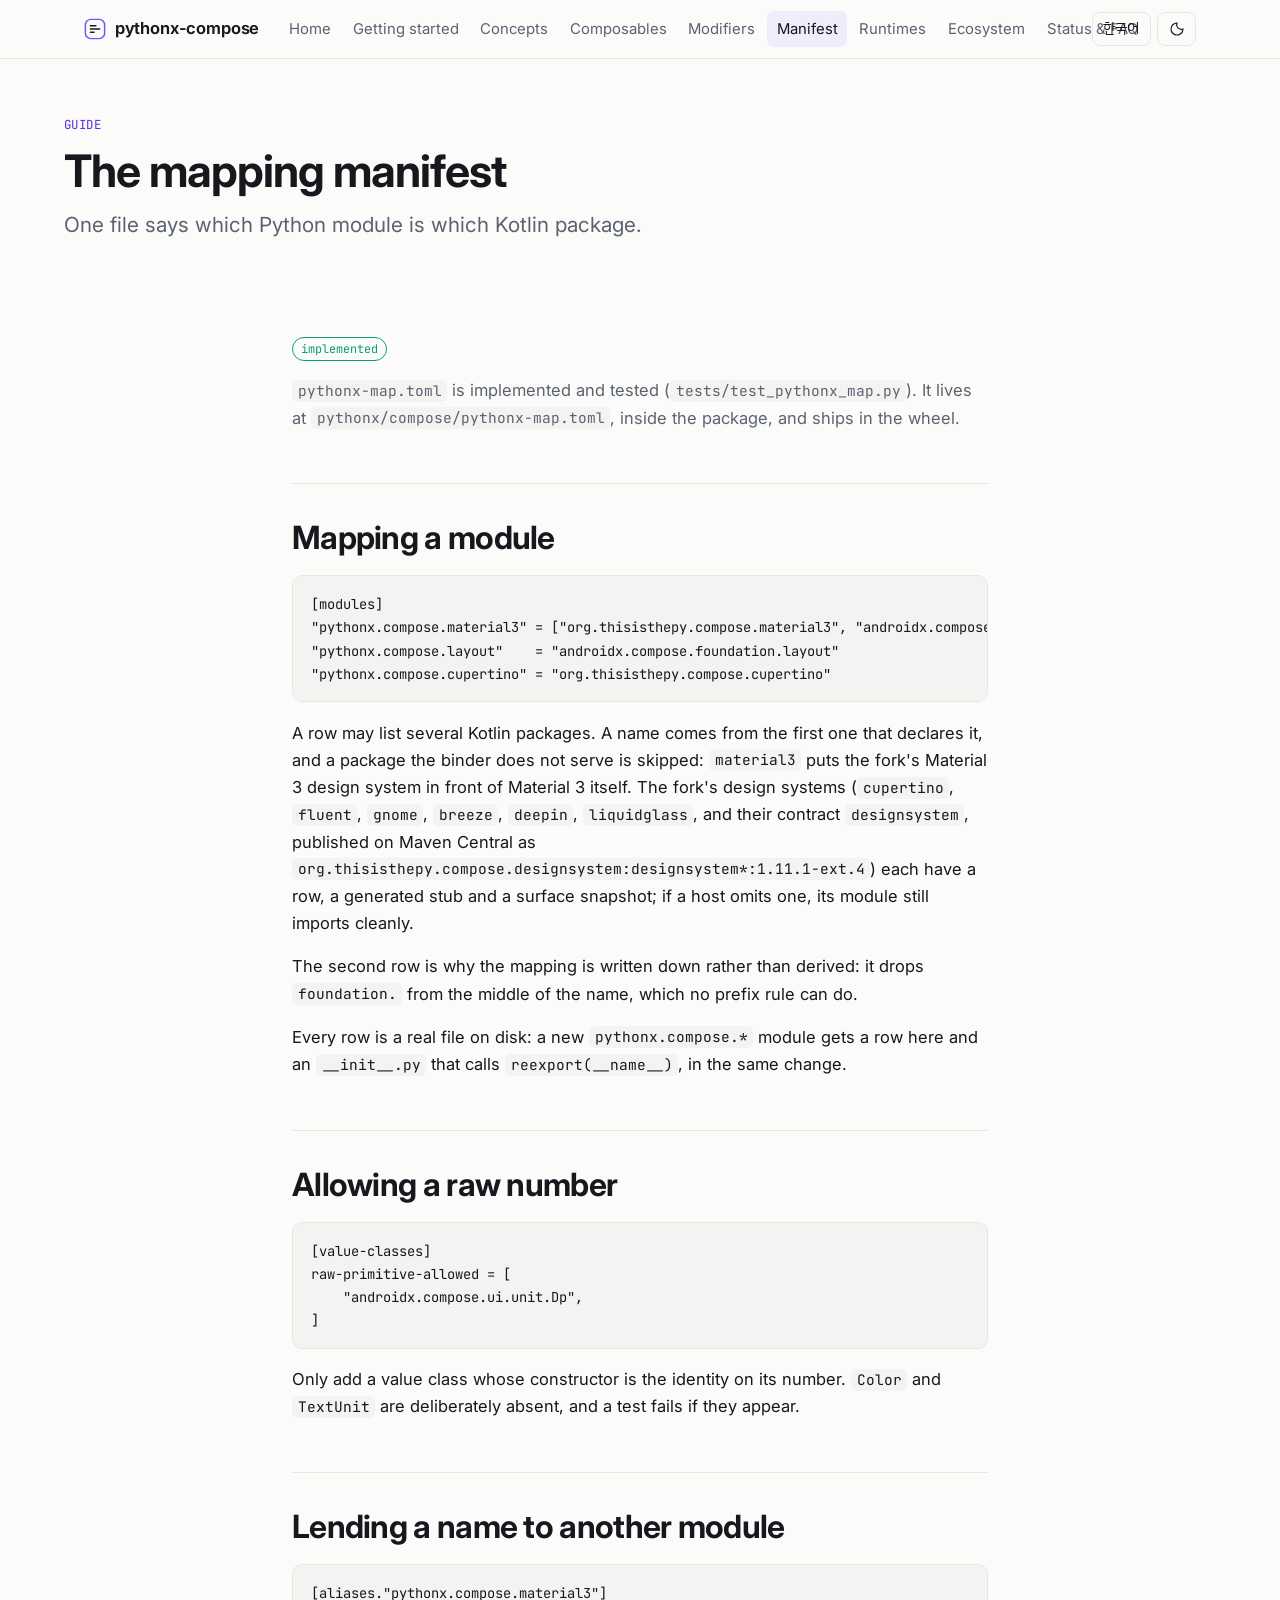
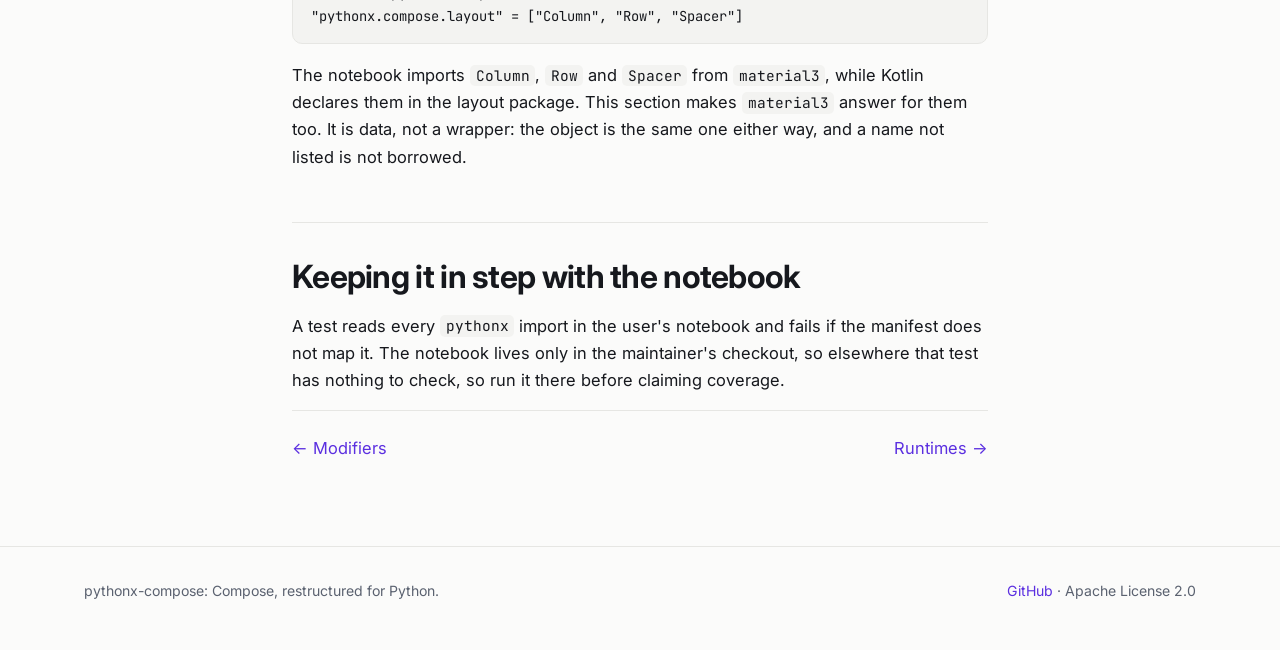
<file: docs/guide/guide-manifest.html>
<!doctype html>
<html lang="en">
<head>
<meta charset="utf-8">
<meta name="viewport" content="width=device-width, initial-scale=1">
<title>Manifest · pythonx-compose</title>
<meta name="description" content="pythonx-compose: write Compose user interfaces in Python, with Compose's own widgets and Pythonic names.">
<script>(function(){var r=document.documentElement,l=null,t=null;
try{l=localStorage.getItem('pxc-lang');t=localStorage.getItem('pxc-theme');}catch(e){}
if(l!=='en'&&l!=='ko'){l=((navigator.language||'en').toLowerCase().indexOf('ko')===0)?'ko':'en';}
r.lang=l;if(t==='dark'||t==='light'){r.setAttribute('data-theme',t);}})();</script>
<link rel="preconnect" href="https://fonts.googleapis.com">
<link rel="preconnect" href="https://fonts.gstatic.com" crossorigin>
<link rel="stylesheet" href="https://fonts.googleapis.com/css2?family=IBM+Plex+Sans+KR:wght@400;500;600;700&amp;family=Inter:wght@400;500;600;700&amp;family=JetBrains+Mono:wght@400;500&amp;display=swap">
<link rel="stylesheet" href="assets/style.css">
<script src="assets/site.js" defer></script>
</head>
<body data-title-en="Manifest" data-title-ko="매니페스트">
<header class="site-header">
<div class="wrap bar">
<a class="brand" href="index.html"><svg class="mark" viewBox="0 0 24 24" aria-hidden="true"><rect x="1.5" y="1.5" width="21" height="21" rx="6" fill="none" stroke="var(--accent)" stroke-width="1.6"/><path d="M7 8.5h6M7 12h10M7 15.5h4" stroke="var(--fg)" stroke-width="1.6" stroke-linecap="round"/></svg>pythonx-compose</a>
<nav class="nav" aria-label="Guide"><a href="index.html"><span data-lang="en">Home</span><span data-lang="ko">홈</span></a><a href="getting-started.html"><span data-lang="en">Getting started</span><span data-lang="ko">시작하기</span></a><a href="concepts.html"><span data-lang="en">Concepts</span><span data-lang="ko">개념</span></a><a href="guide-composables.html"><span data-lang="en">Composables</span><span data-lang="ko">컴포저블</span></a><a href="guide-modifiers.html"><span data-lang="en">Modifiers</span><span data-lang="ko">모디파이어</span></a><a href="guide-manifest.html" aria-current="page"><span data-lang="en">Manifest</span><span data-lang="ko">매니페스트</span></a><a href="guide-runtimes.html"><span data-lang="en">Runtimes</span><span data-lang="ko">런타임</span></a><a href="ecosystem.html"><span data-lang="en">Ecosystem</span><span data-lang="ko">생태계</span></a><a href="status.html"><span data-lang="en">Status & FAQ</span><span data-lang="ko">현황 · FAQ</span></a></nav>
<div class="tools">
<button class="btn-ghost" id="lang-toggle" type="button"><span data-lang="en">한국어</span><span data-lang="ko">English</span></button>
<button class="btn-ghost" id="theme-toggle" type="button" aria-label="Toggle colour theme"><svg viewBox="0 0 24 24" aria-hidden="true" fill="none" stroke="currentColor" stroke-width="1.7" stroke-linecap="round"><path d="M12 3a9 9 0 1 0 9 9 7 7 0 0 1-9-9z"/></svg></button>
</div>
</div>
</header>
<main>
<header class="page-head wrap"><p class="kicker"><span data-lang="en">Guide</span><span data-lang="ko">가이드</span></p><h1><span data-lang="en">The mapping manifest</span><span data-lang="ko">매핑 매니페스트</span></h1><p class="lead"><span data-lang="en">One file says which Python module is which Kotlin package.</span><span data-lang="ko">어떤 파이썬 모듈이 어떤 Kotlin 패키지인지, 파일 하나가 말합니다.</span></p></header>

<div class="wrap doc narrow">
<section class="flush">
<p><span class="chip ok"><span data-lang="en">implemented</span><span data-lang="ko">구현</span></span></p>
<p data-lang="en" class="muted"><code>pythonx-map.toml</code> is implemented and tested (<code>tests/test_pythonx_map.py</code>). It lives at <code>pythonx/compose/pythonx-map.toml</code>, inside the package, and ships in the wheel.</p><p data-lang="ko" class="muted"><code>pythonx-map.toml</code> 은 구현되어 있고 테스트됩니다 (<code>tests/test_pythonx_map.py</code>). 패키지 안의 <code>pythonx/compose/pythonx-map.toml</code> 에 있으며 wheel 에 함께 담깁니다.</p>
</section>

<section>
<h2><span data-lang="en">Mapping a module</span><span data-lang="ko">모듈 대응시키기</span></h2>
<pre><code class="language-toml">[modules]
&quot;pythonx.compose.material3&quot; = [&quot;org.thisisthepy.compose.material3&quot;, &quot;androidx.compose.material3&quot;]
&quot;pythonx.compose.layout&quot;    = &quot;androidx.compose.foundation.layout&quot;
&quot;pythonx.compose.cupertino&quot; = &quot;org.thisisthepy.compose.cupertino&quot;</code></pre>
<p data-lang="en">A row may list several Kotlin packages. A name comes from the first one that declares it, and a package the binder does not serve is skipped: <code>material3</code> puts the fork&#x27;s Material 3 design system in front of Material 3 itself. The fork&#x27;s design systems (<code>cupertino</code>, <code>fluent</code>, <code>gnome</code>, <code>breeze</code>, <code>deepin</code>, <code>liquidglass</code>, and their contract <code>designsystem</code>, published on Maven Central as <code>org.thisisthepy.compose.designsystem:designsystem*:1.11.1-ext.4</code>) each have a row, a generated stub and a surface snapshot; if a host omits one, its module still imports cleanly.</p><p data-lang="ko">한 줄에 Kotlin 패키지를 여러 개 적을 수 있습니다. 이름은 그것을 선언한 첫 패키지에서 오고, 바인더가 제공하지 않는 패키지는 건너뜁니다: <code>material3</code> 는 Material 3 앞에 포크의 Material 3 디자인 시스템을 둡니다. 포크의 디자인 시스템(<code>cupertino</code>, <code>fluent</code>, <code>gnome</code>, <code>breeze</code>, <code>deepin</code>, <code>liquidglass</code>, 그리고 공통 계약 <code>designsystem</code>, Maven Central 의 <code>org.thisisthepy.compose.designsystem:designsystem*:1.11.1-ext.4</code>)도 각각 줄과 생성된 스텁, 표면 스냅샷이 있으며, 호스트가 포함하지 않으면 해당 패키지만 건너뜁니다.</p>
<p data-lang="en">The second row is why the mapping is written down rather than derived: it drops <code>foundation.</code> from the middle of the name, which no prefix rule can do.</p><p data-lang="ko">두 번째 줄이 대응을 유도하지 않고 적어 두는 이유입니다: 이름 중간의 <code>foundation.</code> 을 빼는 것은 어떤 접두사 규칙으로도 할 수 없습니다.</p>
<p data-lang="en">Every row is a real file on disk: a new <code>pythonx.compose.*</code> module gets a row here and an <code>__init__.py</code> that calls <code>reexport(__name__)</code>, in the same change.</p><p data-lang="ko">모든 줄은 디스크에 있는 실제 파일입니다: 새 <code>pythonx.compose.*</code> 모듈은 같은 변경 안에서 여기 한 줄과, <code>reexport(__name__)</code> 를 부르는 <code>__init__.py</code> 를 함께 얻습니다.</p>
</section>

<section>
<h2><span data-lang="en">Allowing a raw number</span><span data-lang="ko">숫자로 쓰기 허용</span></h2>
<pre><code class="language-toml">[value-classes]
raw-primitive-allowed = [
    &quot;androidx.compose.ui.unit.Dp&quot;,
]</code></pre>
<p data-lang="en">Only add a value class whose constructor is the identity on its number. <code>Color</code> and <code>TextUnit</code> are deliberately absent, and a test fails if they appear.</p><p data-lang="ko">생성자가 숫자에 대한 항등인 값 클래스만 추가합니다. <code>Color</code> 와 <code>TextUnit</code> 은 의도적으로 빠져 있으며, 들어가면 테스트가 실패합니다.</p>
</section>

<section>
<h2><span data-lang="en">Lending a name to another module</span><span data-lang="ko">다른 모듈에 이름 빌려주기</span></h2>
<pre><code class="language-toml">[aliases.&quot;pythonx.compose.material3&quot;]
&quot;pythonx.compose.layout&quot; = [&quot;Column&quot;, &quot;Row&quot;, &quot;Spacer&quot;]</code></pre>
<p data-lang="en">The notebook imports <code>Column</code>, <code>Row</code> and <code>Spacer</code> from <code>material3</code>, while Kotlin declares them in the layout package. This section makes <code>material3</code> answer for them too. It is data, not a wrapper: the object is the same one either way, and a name not listed is not borrowed.</p><p data-lang="ko">노트북은 <code>Column</code>, <code>Row</code>, <code>Spacer</code> 를 <code>material3</code> 에서 import 하지만, Kotlin 은 이들을 layout 패키지에 선언합니다. 이 섹션이 <code>material3</code> 도 이 이름들에 답하게 합니다. 래퍼가 아니라 데이터입니다: 어느 쪽에서 가져와도 같은 객체이고, 목록에 없는 이름은 빌려주지 않습니다.</p>
</section>

<section>
<h2><span data-lang="en">Keeping it in step with the notebook</span><span data-lang="ko">노트북과 맞춰 두기</span></h2>
<p data-lang="en">A test reads every <code>pythonx</code> import in the user's notebook and fails if the manifest does not map it. The notebook lives only in the maintainer's checkout, so elsewhere that test has nothing to check, so run it there before claiming coverage.</p><p data-lang="ko">테스트 하나가 사용자 노트북의 모든 <code>pythonx</code> import 를 읽고, 매니페스트가 대응시키지 않으면 실패합니다. 노트북은 메인테이너의 체크아웃에만 있으므로 다른 곳에서는 그 테스트가 확인할 것이 없습니다. 커버리지를 주장하기 전에 그곳에서 돌리세요.</p>
<div class="pager"><a href="guide-modifiers.html">← <span data-lang="en">Modifiers</span><span data-lang="ko">모디파이어</span></a><a href="guide-runtimes.html"><span data-lang="en">Runtimes</span><span data-lang="ko">런타임</span> →</a></div>
</section>
</div>

</main>
<footer>
<div class="wrap">
<span><span data-lang="en">pythonx-compose: Compose, restructured for Python.</span><span data-lang="ko">pythonx-compose: 파이썬을 위해 재구성한 Compose.</span></span>
<span><a href="https://github.com/thisisthepy/pythonx-compose">GitHub</a> · <span data-lang="en">Apache License 2.0</span><span data-lang="ko">Apache 라이선스 2.0</span></span>
</div>
</footer>
</body>
</html>
</file>
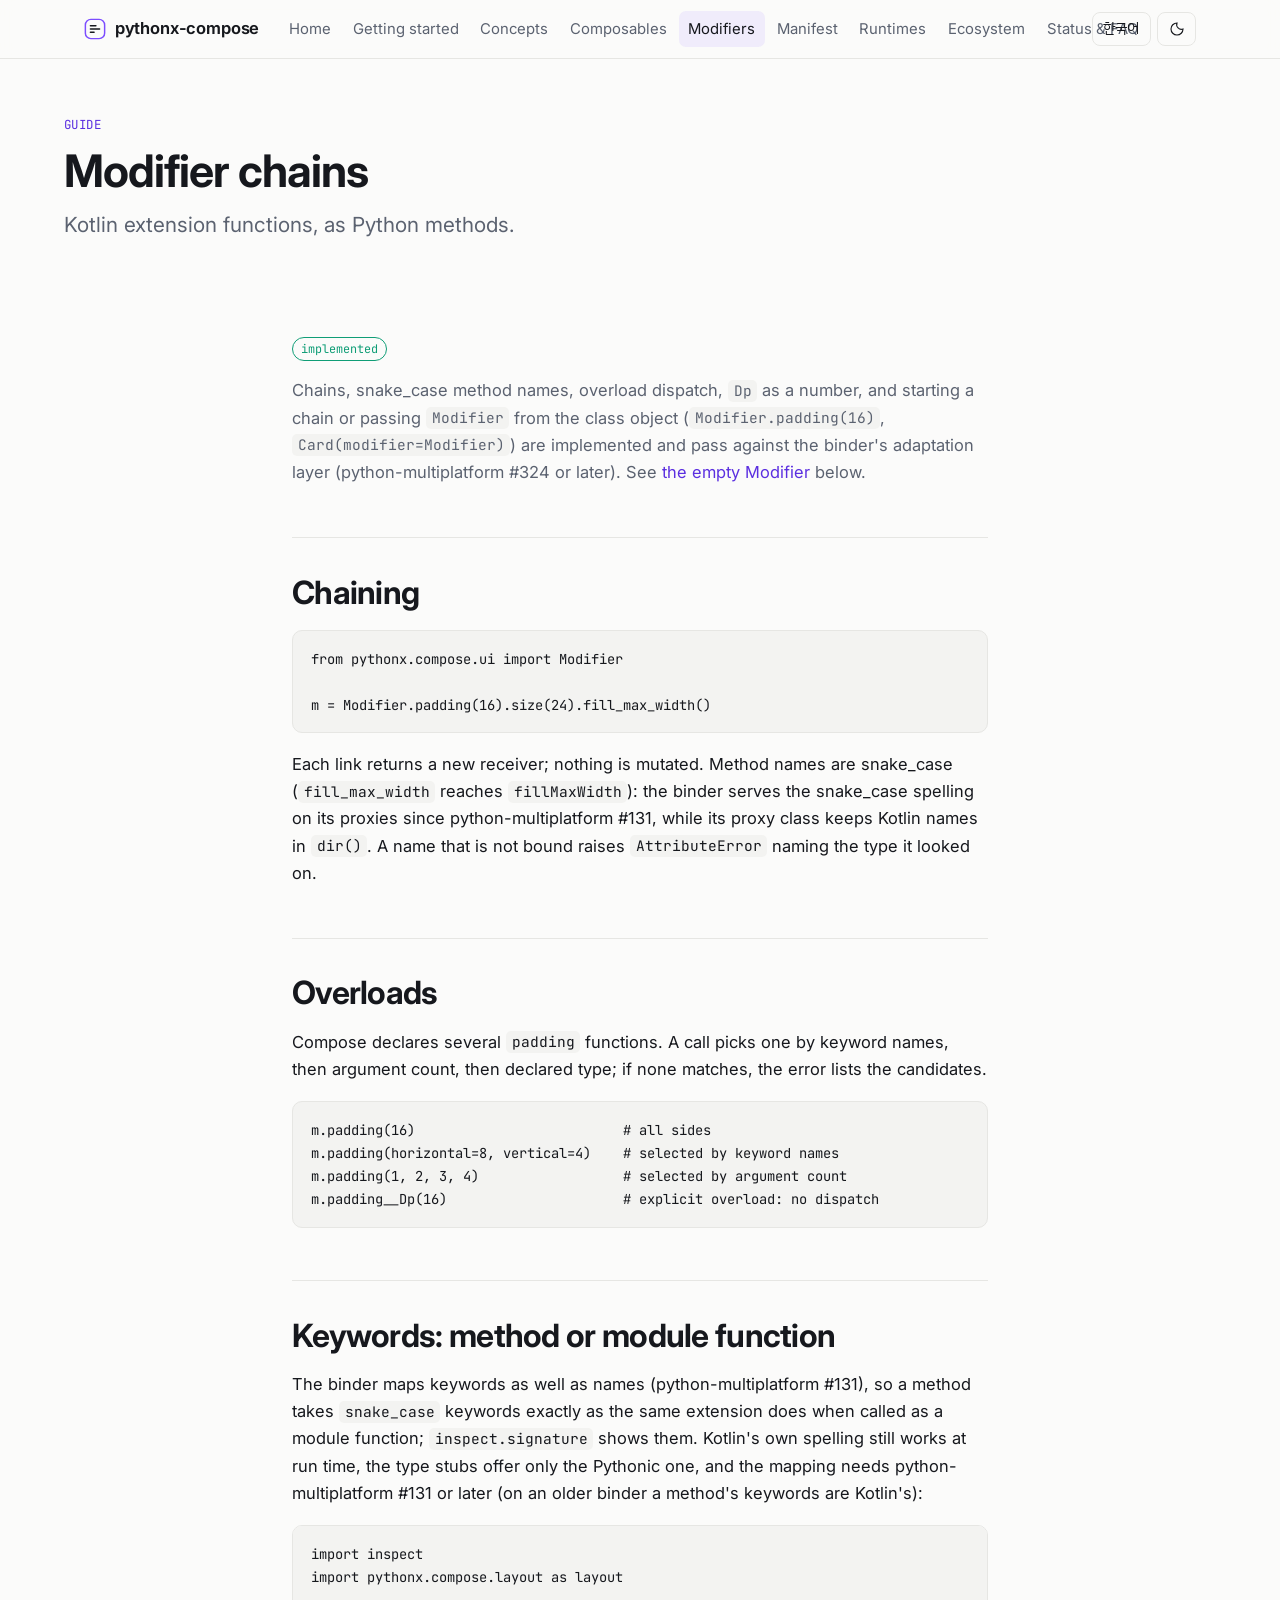
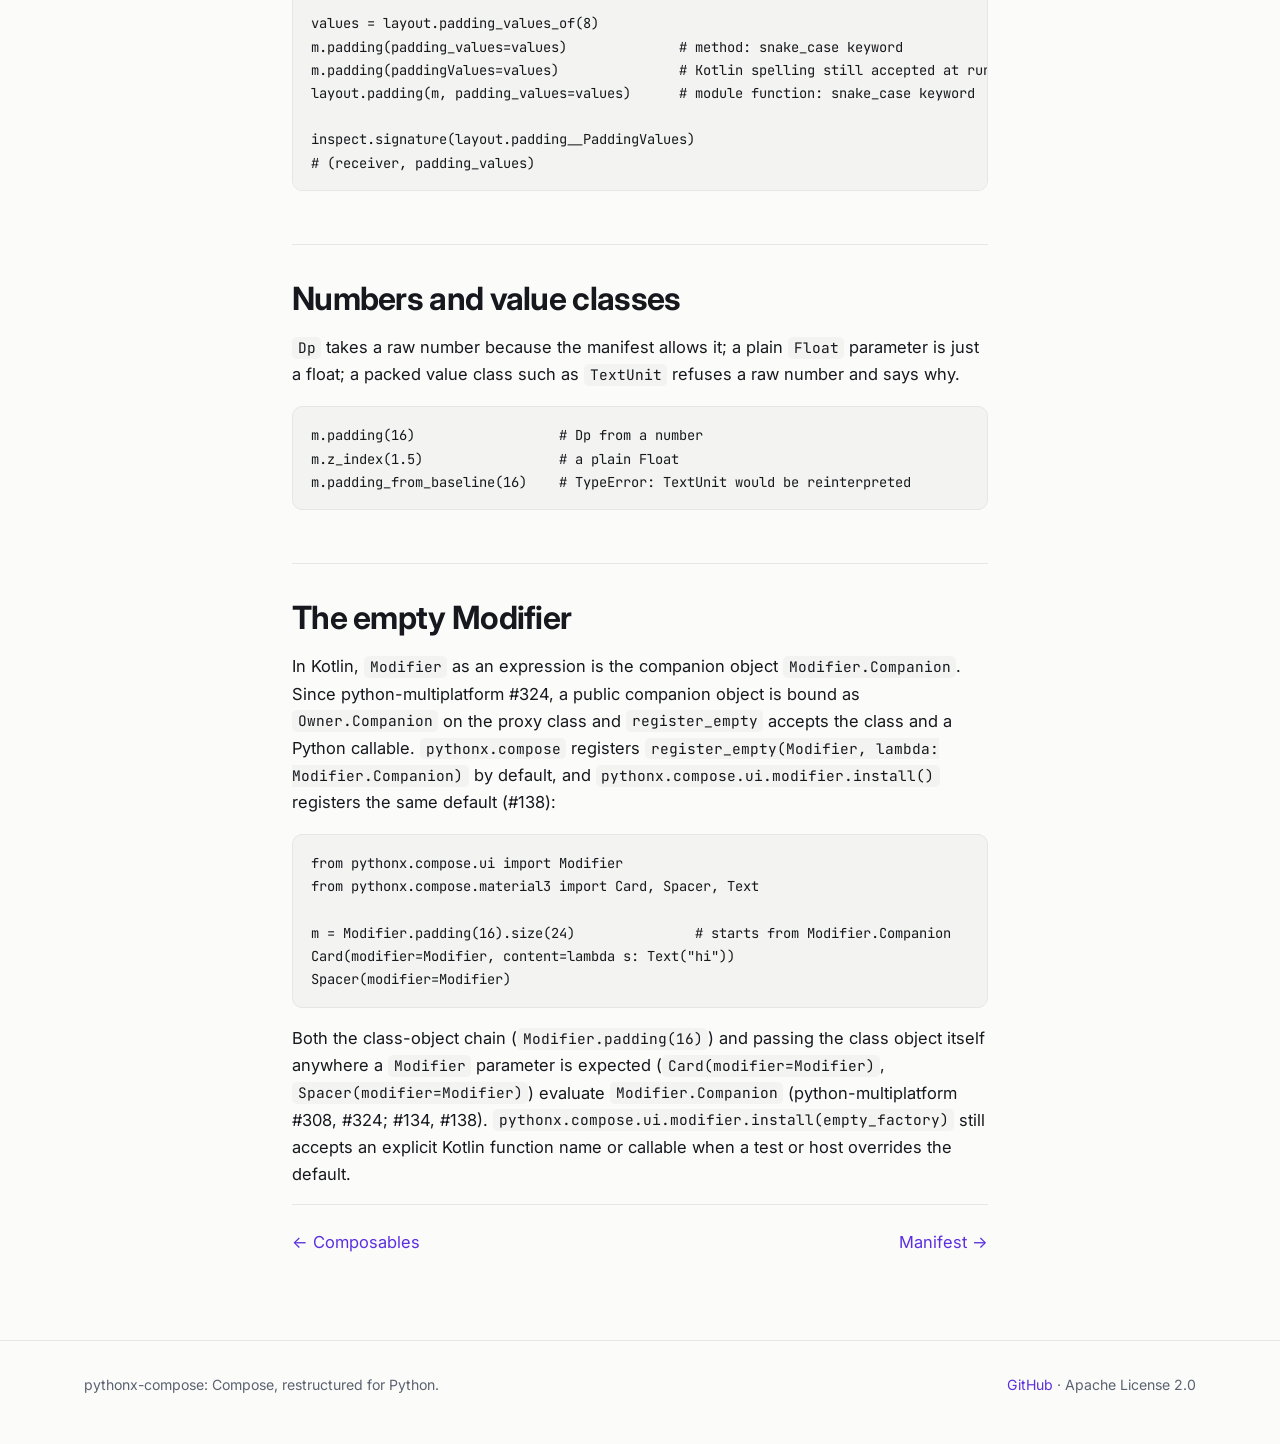
<file: docs/guide/guide-modifiers.html>
<!doctype html>
<html lang="en">
<head>
<meta charset="utf-8">
<meta name="viewport" content="width=device-width, initial-scale=1">
<title>Modifiers · pythonx-compose</title>
<meta name="description" content="pythonx-compose: write Compose user interfaces in Python, with Compose's own widgets and Pythonic names.">
<script>(function(){var r=document.documentElement,l=null,t=null;
try{l=localStorage.getItem('pxc-lang');t=localStorage.getItem('pxc-theme');}catch(e){}
if(l!=='en'&&l!=='ko'){l=((navigator.language||'en').toLowerCase().indexOf('ko')===0)?'ko':'en';}
r.lang=l;if(t==='dark'||t==='light'){r.setAttribute('data-theme',t);}})();</script>
<link rel="preconnect" href="https://fonts.googleapis.com">
<link rel="preconnect" href="https://fonts.gstatic.com" crossorigin>
<link rel="stylesheet" href="https://fonts.googleapis.com/css2?family=IBM+Plex+Sans+KR:wght@400;500;600;700&amp;family=Inter:wght@400;500;600;700&amp;family=JetBrains+Mono:wght@400;500&amp;display=swap">
<link rel="stylesheet" href="assets/style.css">
<script src="assets/site.js" defer></script>
</head>
<body data-title-en="Modifiers" data-title-ko="모디파이어">
<header class="site-header">
<div class="wrap bar">
<a class="brand" href="index.html"><svg class="mark" viewBox="0 0 24 24" aria-hidden="true"><rect x="1.5" y="1.5" width="21" height="21" rx="6" fill="none" stroke="var(--accent)" stroke-width="1.6"/><path d="M7 8.5h6M7 12h10M7 15.5h4" stroke="var(--fg)" stroke-width="1.6" stroke-linecap="round"/></svg>pythonx-compose</a>
<nav class="nav" aria-label="Guide"><a href="index.html"><span data-lang="en">Home</span><span data-lang="ko">홈</span></a><a href="getting-started.html"><span data-lang="en">Getting started</span><span data-lang="ko">시작하기</span></a><a href="concepts.html"><span data-lang="en">Concepts</span><span data-lang="ko">개념</span></a><a href="guide-composables.html"><span data-lang="en">Composables</span><span data-lang="ko">컴포저블</span></a><a href="guide-modifiers.html" aria-current="page"><span data-lang="en">Modifiers</span><span data-lang="ko">모디파이어</span></a><a href="guide-manifest.html"><span data-lang="en">Manifest</span><span data-lang="ko">매니페스트</span></a><a href="guide-runtimes.html"><span data-lang="en">Runtimes</span><span data-lang="ko">런타임</span></a><a href="ecosystem.html"><span data-lang="en">Ecosystem</span><span data-lang="ko">생태계</span></a><a href="status.html"><span data-lang="en">Status & FAQ</span><span data-lang="ko">현황 · FAQ</span></a></nav>
<div class="tools">
<button class="btn-ghost" id="lang-toggle" type="button"><span data-lang="en">한국어</span><span data-lang="ko">English</span></button>
<button class="btn-ghost" id="theme-toggle" type="button" aria-label="Toggle colour theme"><svg viewBox="0 0 24 24" aria-hidden="true" fill="none" stroke="currentColor" stroke-width="1.7" stroke-linecap="round"><path d="M12 3a9 9 0 1 0 9 9 7 7 0 0 1-9-9z"/></svg></button>
</div>
</div>
</header>
<main>
<header class="page-head wrap"><p class="kicker"><span data-lang="en">Guide</span><span data-lang="ko">가이드</span></p><h1><span data-lang="en">Modifier chains</span><span data-lang="ko">Modifier 체인</span></h1><p class="lead"><span data-lang="en">Kotlin extension functions, as Python methods.</span><span data-lang="ko">Kotlin 확장 함수를 파이썬 메서드로.</span></p></header>

<div class="wrap doc narrow">
<section class="flush">
<p><span class="chip ok"><span data-lang="en">implemented</span><span data-lang="ko">구현</span></span></p>
<p data-lang="en" class="muted">Chains, snake_case method names, overload dispatch, <code>Dp</code> as a number, and starting a chain or passing <code>Modifier</code> from the class object (<code>Modifier.padding(16)</code>, <code>Card(modifier=Modifier)</code>) are implemented and pass against the binder's adaptation layer (python-multiplatform #324 or later). See <a href="#empty">the empty Modifier</a> below.</p><p data-lang="ko" class="muted">체인, snake_case 메서드 이름, 오버로드 디스패치, 숫자로 쓰는 <code>Dp</code>, 그리고 클래스 객체에서 체인을 시작하거나 <code>Modifier</code> 를 인자로 넘기는 표기(<code>Modifier.padding(16)</code>, <code>Card(modifier=Modifier)</code>)는 모두 구현되어 바인더의 적응 계층(python-multiplatform #324 이후)에서 통과합니다. 아래 <a href="#empty">빈 Modifier</a> 를 보세요.</p>
</section>

<section>
<h2><span data-lang="en">Chaining</span><span data-lang="ko">체이닝</span></h2>
<pre><code class="language-python">from pythonx.compose.ui import Modifier

m = Modifier.padding(16).size(24).fill_max_width()</code></pre>
<p data-lang="en">Each link returns a new receiver; nothing is mutated. Method names are snake_case (<code>fill_max_width</code> reaches <code>fillMaxWidth</code>): the binder serves the snake_case spelling on its proxies since python-multiplatform #131, while its proxy class keeps Kotlin names in <code>dir()</code>. A name that is not bound raises <code>AttributeError</code> naming the type it looked on.</p><p data-lang="ko">각 단계는 새 수신 객체를 돌려주며, 아무것도 변경하지 않습니다. 메서드 이름은 snake_case 입니다(<code>fill_max_width</code> 가 <code>fillMaxWidth</code> 에 닿음): python-multiplatform #131 부터 바인더가 프록시에서 snake_case 표기를 제공하고, 바인더의 프록시 클래스 자체는 <code>dir()</code> 에 Kotlin 이름을 유지합니다. 바인딩되지 않은 이름은 어느 타입에서 찾았는지 밝히는 <code>AttributeError</code> 를 냅니다.</p>
</section>

<section>
<h2><span data-lang="en">Overloads</span><span data-lang="ko">오버로드</span></h2>
<p data-lang="en">Compose declares several <code>padding</code> functions. A call picks one by keyword names, then argument count, then declared type; if none matches, the error lists the candidates.</p><p data-lang="ko">Compose 는 <code>padding</code> 함수를 여러 개 선언합니다. 호출은 키워드 이름, 인자 개수, 선언 타입 순으로 하나를 고르며, 맞는 것이 없으면 후보를 나열한 오류를 냅니다.</p>
<pre><code class="language-python">m.padding(16)                          # all sides
m.padding(horizontal=8, vertical=4)    # selected by keyword names
m.padding(1, 2, 3, 4)                  # selected by argument count
m.padding__Dp(16)                      # explicit overload: no dispatch</code></pre>
</section>

<section>
<h2><span data-lang="en">Keywords: method or module function</span><span data-lang="ko">키워드: 메서드와 모듈 함수</span></h2>
<p data-lang="en">The binder maps keywords as well as names (python-multiplatform #131), so a method takes <code>snake_case</code> keywords exactly as the same extension does when called as a module function; <code>inspect.signature</code> shows them. Kotlin's own spelling still works at run time, the type stubs offer only the Pythonic one, and the mapping needs python-multiplatform #131 or later (on an older binder a method's keywords are Kotlin's):</p><p data-lang="ko">바인더(python-multiplatform #131)는 이름뿐 아니라 키워드도 대응시키므로, 메서드는 같은 확장 함수를 모듈 함수로 부를 때와 똑같이 <code>snake_case</code> 키워드를 받고, <code>inspect.signature</code> 도 그 이름을 보여 줍니다. Kotlin 이름도 실행 시에는 그대로 통하고 타입 스텁은 Pythonic 이름만 제시하며, 이 대응에는 python-multiplatform #131 이상이 필요합니다(오래된 바인더에서는 메서드의 키워드가 Kotlin 이름입니다):</p>
<pre><code class="language-python">import inspect
import pythonx.compose.layout as layout

values = layout.padding_values_of(8)
m.padding(padding_values=values)              # method: snake_case keyword
m.padding(paddingValues=values)               # Kotlin spelling still accepted at run time
layout.padding(m, padding_values=values)      # module function: snake_case keyword

inspect.signature(layout.padding__PaddingValues)
# (receiver, padding_values)</code></pre>
</section>

<section>
<h2><span data-lang="en">Numbers and value classes</span><span data-lang="ko">숫자와 값 클래스</span></h2>
<p data-lang="en"><code>Dp</code> takes a raw number because the manifest allows it; a plain <code>Float</code> parameter is just a float; a packed value class such as <code>TextUnit</code> refuses a raw number and says why.</p><p data-lang="ko"><code>Dp</code> 는 매니페스트가 허용하므로 숫자를 받습니다. 평범한 <code>Float</code> 매개변수는 그냥 float 이고, <code>TextUnit</code> 같은 묶인 값 클래스는 숫자를 거절하며 이유를 밝힙니다.</p>
<pre><code class="language-python">m.padding(16)                  # Dp from a number
m.z_index(1.5)                 # a plain Float
m.padding_from_baseline(16)    # TypeError: TextUnit would be reinterpreted</code></pre>
</section>

<section id="empty">
<h2><span data-lang="en">The empty Modifier</span><span data-lang="ko">빈 Modifier</span></h2>
<p data-lang="en">In Kotlin, <code>Modifier</code> as an expression is the companion object <code>Modifier.Companion</code>. Since python-multiplatform #324, a public companion object is bound as <code>Owner.Companion</code> on the proxy class and <code>register_empty</code> accepts the class and a Python callable. <code>pythonx.compose</code> registers <code>register_empty(Modifier, lambda: Modifier.Companion)</code> by default, and <code>pythonx.compose.ui.modifier.install()</code> registers the same default (#138):</p><p data-lang="ko">Kotlin 에서 식으로 쓰인 <code>Modifier</code> 는 동반 객체 <code>Modifier.Companion</code> 입니다. python-multiplatform #324 부터 공개 동반 객체가 프록시 클래스의 <code>Owner.Companion</code> 값으로 바인딩되고 <code>register_empty</code> 가 클래스와 파이썬 callable 도 받습니다. <code>pythonx.compose</code> 는 기본적으로 <code>register_empty(Modifier, lambda: Modifier.Companion)</code> 을 등록하며, <code>pythonx.compose.ui.modifier.install()</code> 도 같은 기본값을 등록합니다(#138):</p>
<pre><code class="language-python">from pythonx.compose.ui import Modifier
from pythonx.compose.material3 import Card, Spacer, Text

m = Modifier.padding(16).size(24)               # starts from Modifier.Companion
Card(modifier=Modifier, content=lambda s: Text(&quot;hi&quot;))
Spacer(modifier=Modifier)</code></pre>
<p data-lang="en">Both the class-object chain (<code>Modifier.padding(16)</code>) and passing the class object itself anywhere a <code>Modifier</code> parameter is expected (<code>Card(modifier=Modifier)</code>, <code>Spacer(modifier=Modifier)</code>) evaluate <code>Modifier.Companion</code> (python-multiplatform #308, #324; #134, #138). <code>pythonx.compose.ui.modifier.install(empty_factory)</code> still accepts an explicit Kotlin function name or callable when a test or host overrides the default.</p><p data-lang="ko">클래스 객체에서 시작하는 체인(<code>Modifier.padding(16)</code>)과 <code>Modifier</code> 매개변수가 기대되는 자리에 클래스 객체 자체를 넘기는 표기(<code>Card(modifier=Modifier)</code>, <code>Spacer(modifier=Modifier)</code>) 모두 <code>Modifier.Companion</code> 을 평가합니다(python-multiplatform #308, #324; #134, #138). 테스트나 호스트가 기본값을 덮어쓸 때에는 <code>pythonx.compose.ui.modifier.install(empty_factory)</code> 에 명시적 Kotlin 함수 이름이나 callable 을 넘길 수 있습니다.</p>
<div class="pager"><a href="guide-composables.html">← <span data-lang="en">Composables</span><span data-lang="ko">컴포저블</span></a><a href="guide-manifest.html"><span data-lang="en">Manifest</span><span data-lang="ko">매니페스트</span> →</a></div>
</section>
</div>

</main>
<footer>
<div class="wrap">
<span><span data-lang="en">pythonx-compose: Compose, restructured for Python.</span><span data-lang="ko">pythonx-compose: 파이썬을 위해 재구성한 Compose.</span></span>
<span><a href="https://github.com/thisisthepy/pythonx-compose">GitHub</a> · <span data-lang="en">Apache License 2.0</span><span data-lang="ko">Apache 라이선스 2.0</span></span>
</div>
</footer>
</body>
</html>
</file>
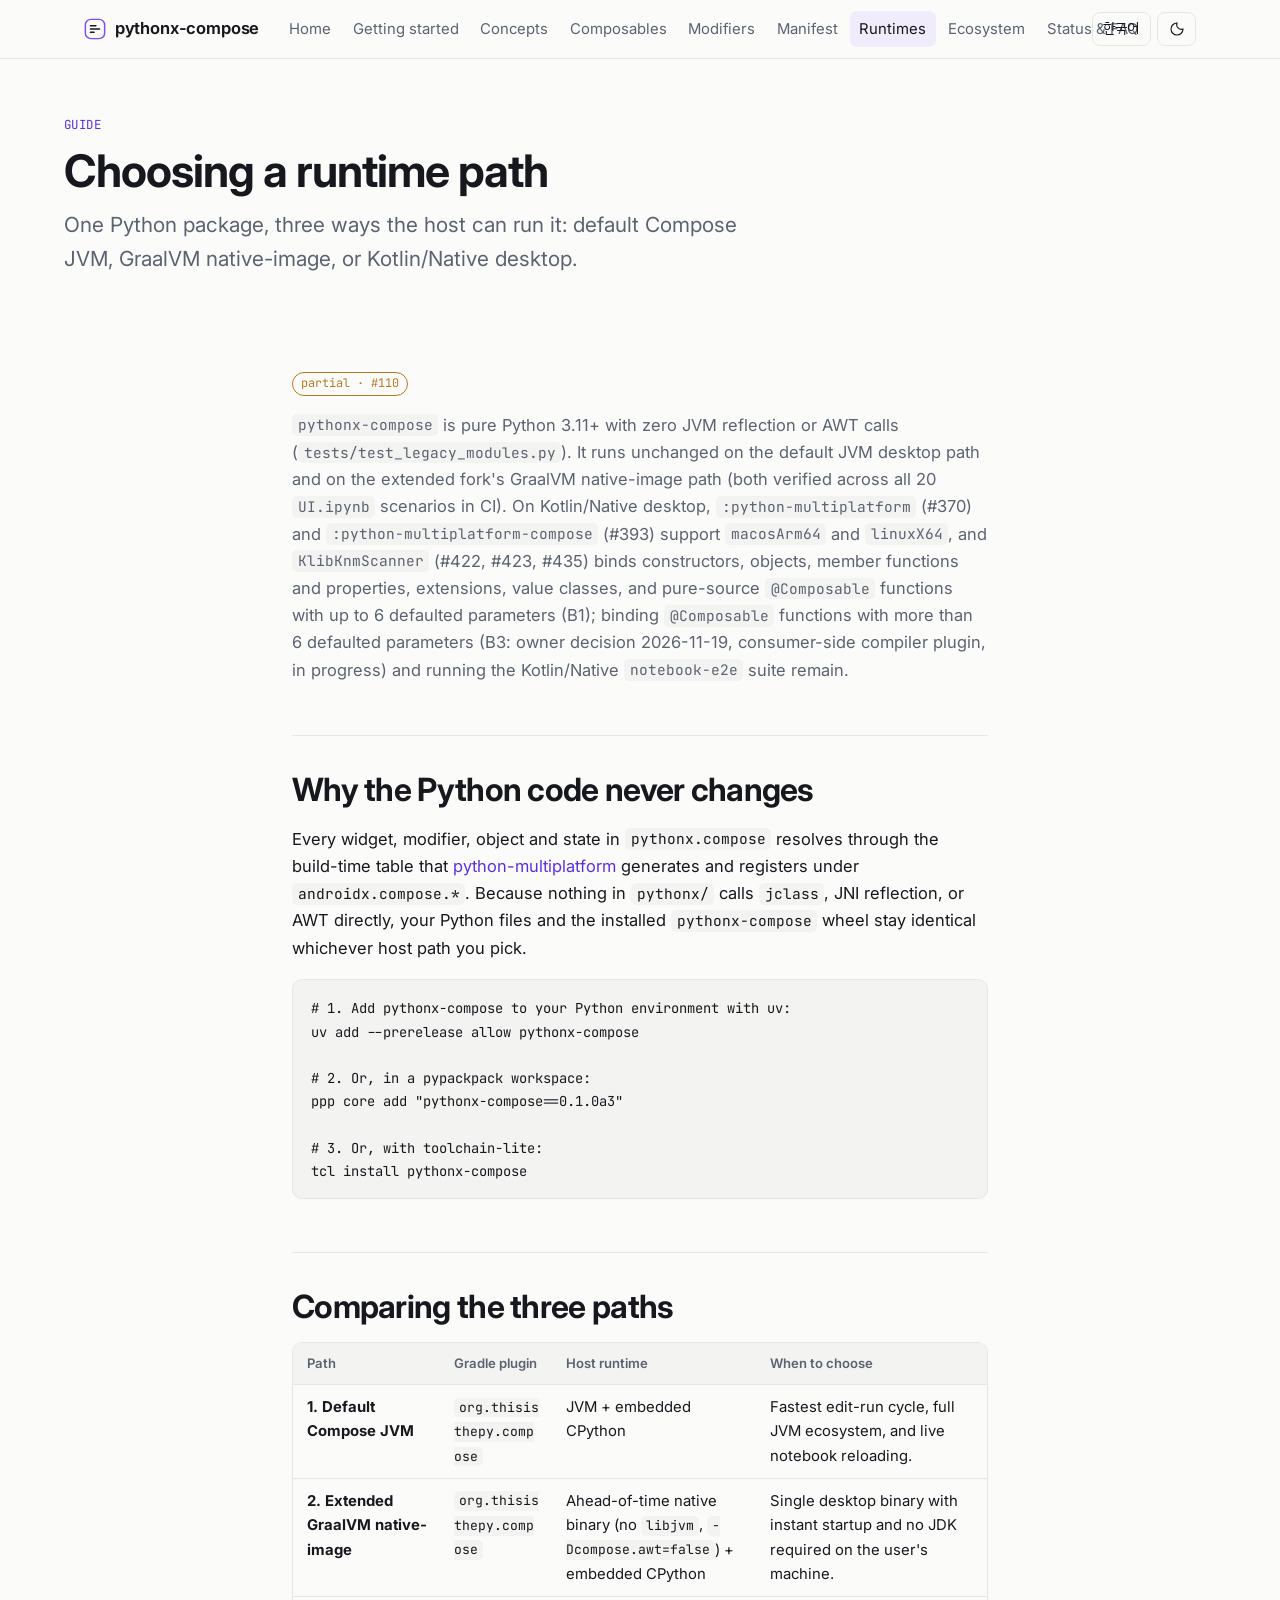
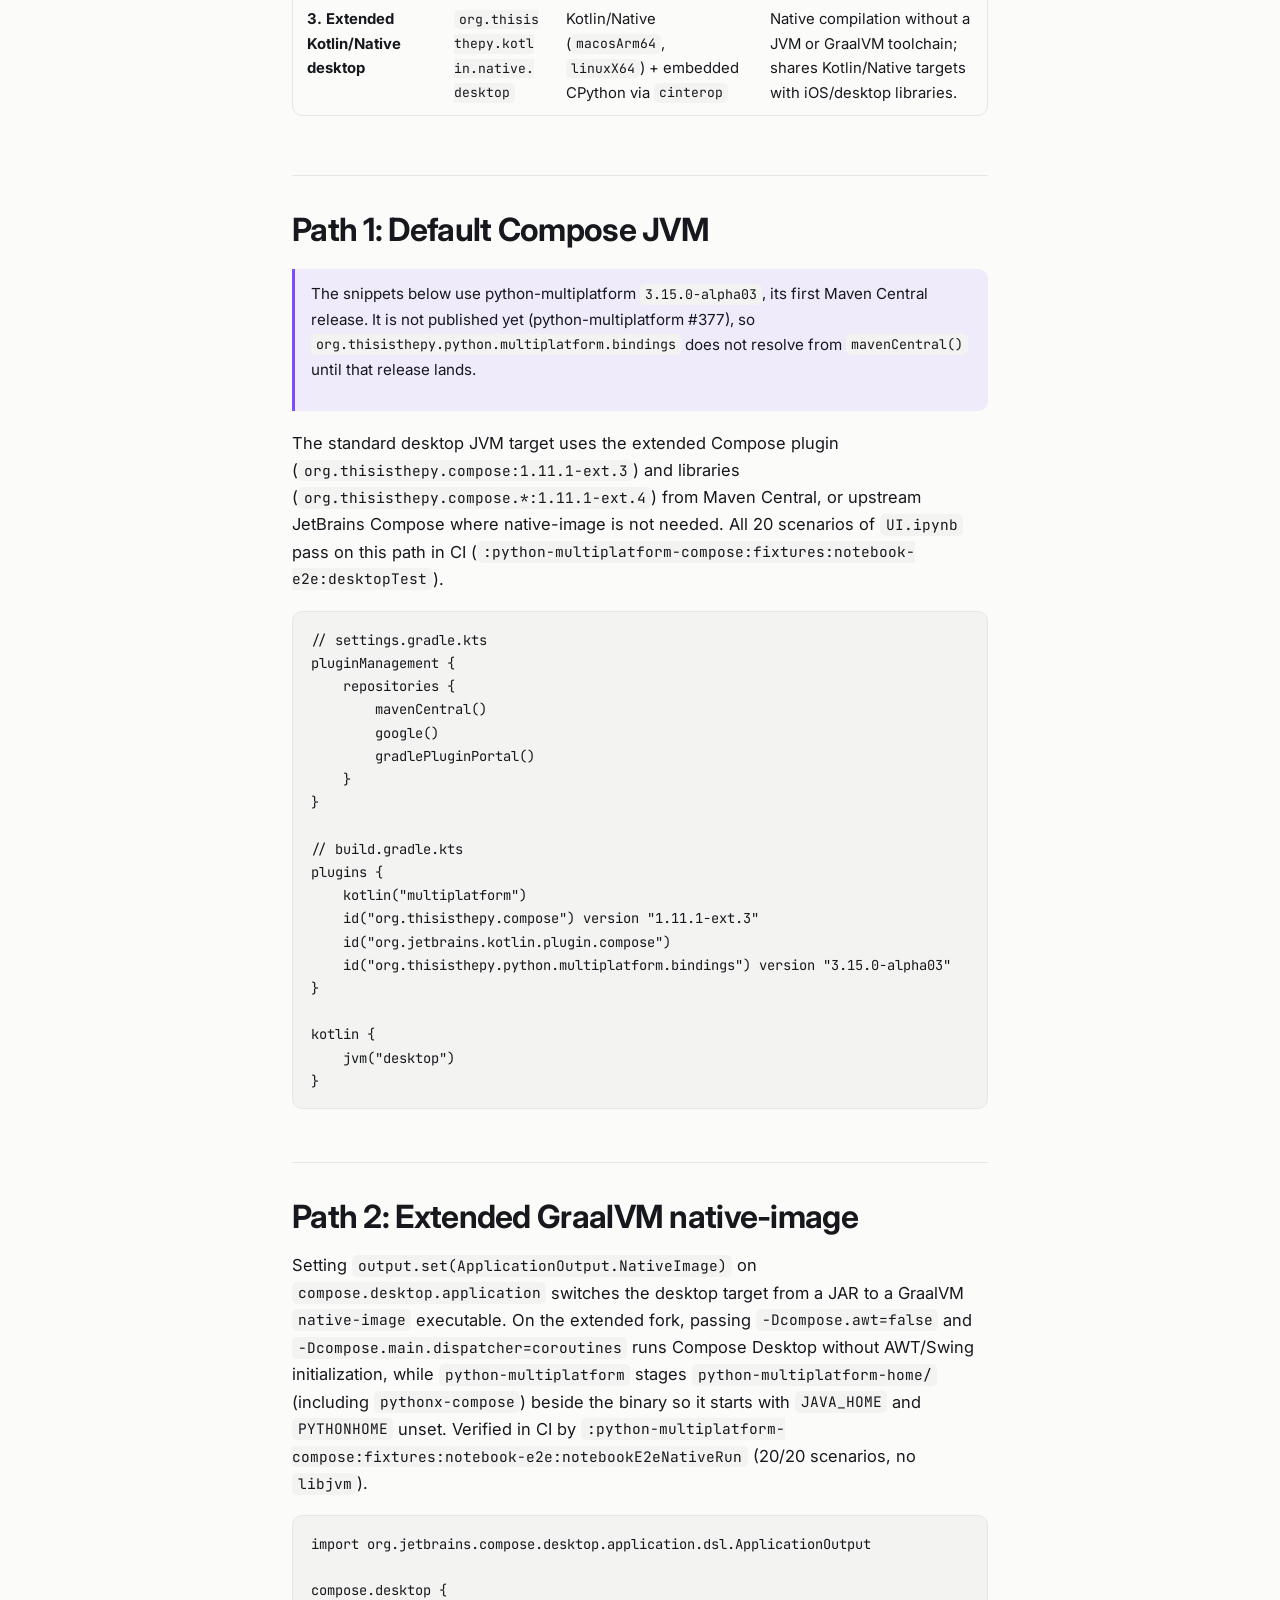
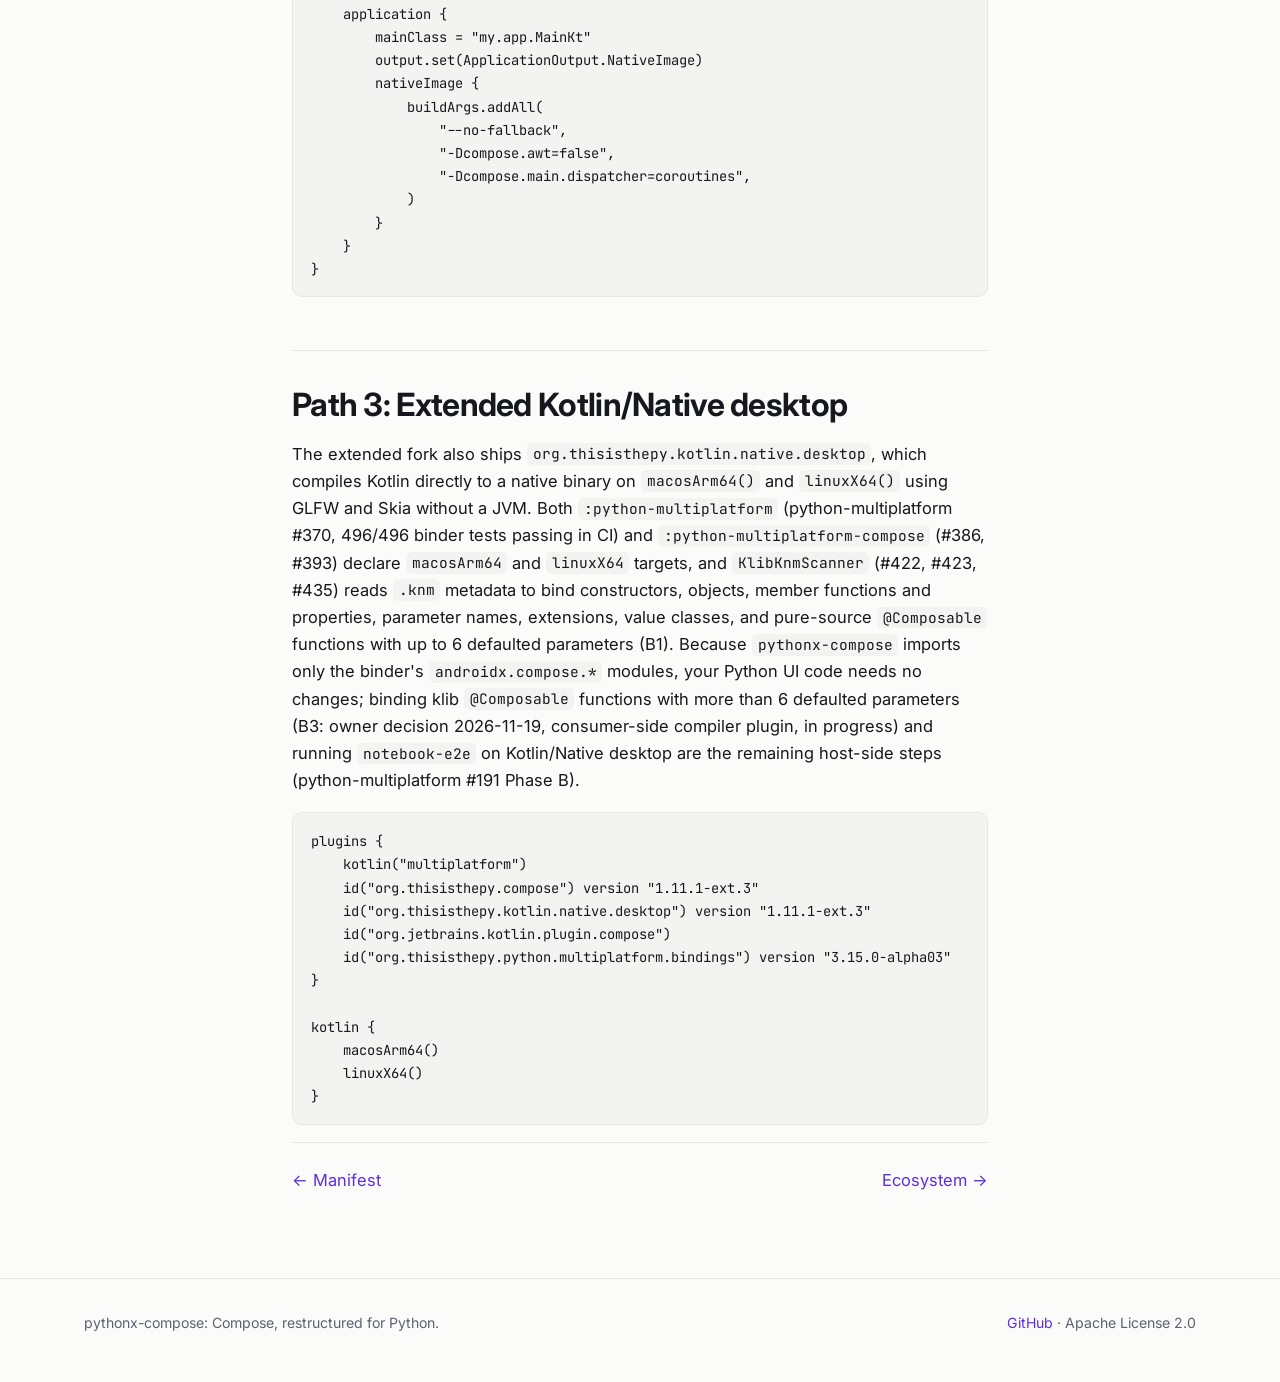
<file: docs/guide/guide-runtimes.html>
<!doctype html>
<html lang="en">
<head>
<meta charset="utf-8">
<meta name="viewport" content="width=device-width, initial-scale=1">
<title>Runtime paths · pythonx-compose</title>
<meta name="description" content="pythonx-compose: write Compose user interfaces in Python, with Compose's own widgets and Pythonic names.">
<script>(function(){var r=document.documentElement,l=null,t=null;
try{l=localStorage.getItem('pxc-lang');t=localStorage.getItem('pxc-theme');}catch(e){}
if(l!=='en'&&l!=='ko'){l=((navigator.language||'en').toLowerCase().indexOf('ko')===0)?'ko':'en';}
r.lang=l;if(t==='dark'||t==='light'){r.setAttribute('data-theme',t);}})();</script>
<link rel="preconnect" href="https://fonts.googleapis.com">
<link rel="preconnect" href="https://fonts.gstatic.com" crossorigin>
<link rel="stylesheet" href="https://fonts.googleapis.com/css2?family=IBM+Plex+Sans+KR:wght@400;500;600;700&amp;family=Inter:wght@400;500;600;700&amp;family=JetBrains+Mono:wght@400;500&amp;display=swap">
<link rel="stylesheet" href="assets/style.css">
<script src="assets/site.js" defer></script>
</head>
<body data-title-en="Runtime paths" data-title-ko="런타임 경로">
<header class="site-header">
<div class="wrap bar">
<a class="brand" href="index.html"><svg class="mark" viewBox="0 0 24 24" aria-hidden="true"><rect x="1.5" y="1.5" width="21" height="21" rx="6" fill="none" stroke="var(--accent)" stroke-width="1.6"/><path d="M7 8.5h6M7 12h10M7 15.5h4" stroke="var(--fg)" stroke-width="1.6" stroke-linecap="round"/></svg>pythonx-compose</a>
<nav class="nav" aria-label="Guide"><a href="index.html"><span data-lang="en">Home</span><span data-lang="ko">홈</span></a><a href="getting-started.html"><span data-lang="en">Getting started</span><span data-lang="ko">시작하기</span></a><a href="concepts.html"><span data-lang="en">Concepts</span><span data-lang="ko">개념</span></a><a href="guide-composables.html"><span data-lang="en">Composables</span><span data-lang="ko">컴포저블</span></a><a href="guide-modifiers.html"><span data-lang="en">Modifiers</span><span data-lang="ko">모디파이어</span></a><a href="guide-manifest.html"><span data-lang="en">Manifest</span><span data-lang="ko">매니페스트</span></a><a href="guide-runtimes.html" aria-current="page"><span data-lang="en">Runtimes</span><span data-lang="ko">런타임</span></a><a href="ecosystem.html"><span data-lang="en">Ecosystem</span><span data-lang="ko">생태계</span></a><a href="status.html"><span data-lang="en">Status & FAQ</span><span data-lang="ko">현황 · FAQ</span></a></nav>
<div class="tools">
<button class="btn-ghost" id="lang-toggle" type="button"><span data-lang="en">한국어</span><span data-lang="ko">English</span></button>
<button class="btn-ghost" id="theme-toggle" type="button" aria-label="Toggle colour theme"><svg viewBox="0 0 24 24" aria-hidden="true" fill="none" stroke="currentColor" stroke-width="1.7" stroke-linecap="round"><path d="M12 3a9 9 0 1 0 9 9 7 7 0 0 1-9-9z"/></svg></button>
</div>
</div>
</header>
<main>
<header class="page-head wrap"><p class="kicker"><span data-lang="en">Guide</span><span data-lang="ko">가이드</span></p><h1><span data-lang="en">Choosing a runtime path</span><span data-lang="ko">런타임 경로 고르기</span></h1><p class="lead"><span data-lang="en">One Python package, three ways the host can run it: default Compose JVM, GraalVM native-image, or Kotlin/Native desktop.</span><span data-lang="ko">하나의 파이썬 패키지를 세 가지 호스트 경로에서 그대로 실행합니다: 기본 Compose JVM, GraalVM 네이티브 이미지, Kotlin/Native 데스크톱.</span></p></header>

<div class="wrap doc narrow">
<section class="flush">
<p><span class="chip partial"><span data-lang="en">partial · #110</span><span data-lang="ko">부분 · #110</span></span></p>
<p data-lang="en" class="muted"><code>pythonx-compose</code> is pure Python 3.11+ with zero JVM reflection or AWT calls (<code>tests/test_legacy_modules.py</code>). It runs unchanged on the default JVM desktop path and on the extended fork's GraalVM native-image path (both verified across all 20 <code>UI.ipynb</code> scenarios in CI). On Kotlin/Native desktop, <code>:python-multiplatform</code> (#370) and <code>:python-multiplatform-compose</code> (#393) support <code>macosArm64</code> and <code>linuxX64</code>, and <code>KlibKnmScanner</code> (#422, #423, #435) binds constructors, objects, member functions and properties, extensions, value classes, and pure-source <code>@Composable</code> functions with up to 6 defaulted parameters (B1); binding <code>@Composable</code> functions with more than 6 defaulted parameters (B3: owner decision 2026-11-19, consumer-side compiler plugin, in progress) and running the Kotlin/Native <code>notebook-e2e</code> suite remain.</p><p data-lang="ko" class="muted"><code>pythonx-compose</code> 는 JVM 리플렉션이나 AWT 호출이 전혀 없는 순수 파이썬 3.11+ 패키지입니다(<code>tests/test_legacy_modules.py</code>). 기본 JVM 데스크톱 경로와 extended 포크의 GraalVM 네이티브 이미지 경로에서 수정 없이 그대로 동작하며, 두 경로 모두 CI 에서 20 개 <code>UI.ipynb</code> 시나리오를 통과합니다. Kotlin/Native 데스크톱은 <code>:python-multiplatform</code>(#370)과 <code>:python-multiplatform-compose</code>(#393)가 <code>macosArm64</code> 와 <code>linuxX64</code> 를 지원하고 <code>KlibKnmScanner</code>(#422, #423, #435)가 생성자, 객체, 멤버 함수·프로퍼티, 확장, 값 클래스, 기본값 6개 이하 <code>@Composable</code> 순수 소스 바인딩(B1)을 제공하며, 기본값 6개 초과 <code>@Composable</code> 바인딩(B3: 소유자 결정 2026-11-19, 소비자 쪽 컴파일러 플러그인, 구현 중)과 Kotlin/Native <code>notebook-e2e</code> 실행이 남아 있습니다.</p>
</section>

<section>
<h2><span data-lang="en">Why the Python code never changes</span><span data-lang="ko">파이썬 코드가 바뀌지 않는 이유</span></h2>
<p data-lang="en">Every widget, modifier, object and state in <code>pythonx.compose</code> resolves through the build-time table that <a href="https://github.com/thisisthepy/python-multiplatform">python-multiplatform</a> generates and registers under <code>androidx.compose.*</code>. Because nothing in <code>pythonx/</code> calls <code>jclass</code>, JNI reflection, or AWT directly, your Python files and the installed <code>pythonx-compose</code> wheel stay identical whichever host path you pick.</p><p data-lang="ko"><code>pythonx.compose</code> 의 모든 위젯, 모디파이어, 객체, 상태는 <a href="https://github.com/thisisthepy/python-multiplatform">python-multiplatform</a> 이 빌드 타임에 생성해 <code>androidx.compose.*</code> 아래에 등록하는 테이블을 통해 해석됩니다. <code>pythonx/</code> 안의 어떤 코드도 <code>jclass</code>, JNI 리플렉션, AWT 를 직접 부르지 않으므로, 어느 호스트 경로를 고르든 파이썬 코드와 설치된 <code>pythonx-compose</code> wheel 은 똑같습니다.</p>
<pre><code class="language-bash"># 1. Add pythonx-compose to your Python environment with uv:
uv add --prerelease allow pythonx-compose

# 2. Or, in a pypackpack workspace:
ppp core add &quot;pythonx-compose==0.1.0a3&quot;

# 3. Or, with toolchain-lite:
tcl install pythonx-compose</code></pre>
</section>

<section>
<h2><span data-lang="en">Comparing the three paths</span><span data-lang="ko">세 경로 비교</span></h2>
<div class="table-wrap"><table>
<thead><tr><th><span data-lang="en">Path</span><span data-lang="ko">경로</span></th><th><span data-lang="en">Gradle plugin</span><span data-lang="ko">Gradle 플러그인</span></th><th><span data-lang="en">Host runtime</span><span data-lang="ko">호스트 런타임</span></th><th><span data-lang="en">When to choose</span><span data-lang="ko">언제 고르는가</span></th></tr></thead>
<tbody>
<tr><td><span data-lang="en"><strong>1. Default Compose JVM</strong></span><span data-lang="ko"><strong>1. 기본 Compose JVM</strong></span></td><td><code>org.thisisthepy.compose</code></td><td><span data-lang="en">JVM + embedded CPython</span><span data-lang="ko">JVM + 임베딩된 CPython</span></td><td><span data-lang="en">Fastest edit-run cycle, full JVM ecosystem, and live notebook reloading.</span><span data-lang="ko">가장 빠른 수정·실행 주기, 전체 JVM 생태계, 라이브 노트북 리로딩.</span></td></tr>
<tr><td><span data-lang="en"><strong>2. Extended GraalVM native-image</strong></span><span data-lang="ko"><strong>2. Extended GraalVM 네이티브 이미지</strong></span></td><td><code>org.thisisthepy.compose</code></td><td><span data-lang="en">Ahead-of-time native binary (no <code>libjvm</code>, <code>-Dcompose.awt=false</code>) + embedded CPython</span><span data-lang="ko">AOT 네이티브 바이너리 (<code>libjvm</code> 없음, <code>-Dcompose.awt=false</code>) + 임베딩된 CPython</span></td><td><span data-lang="en">Single desktop binary with instant startup and no JDK required on the user's machine.</span><span data-lang="ko">사용자 기기에 JDK 없이 즉시 시작되는 단일 데스크톱 바이너리.</span></td></tr>
<tr><td><span data-lang="en"><strong>3. Extended Kotlin/Native desktop</strong></span><span data-lang="ko"><strong>3. Extended Kotlin/Native 데스크톱</strong></span></td><td><code>org.thisisthepy.kotlin.native.desktop</code></td><td><span data-lang="en">Kotlin/Native (<code>macosArm64</code>, <code>linuxX64</code>) + embedded CPython via <code>cinterop</code></span><span data-lang="ko">Kotlin/Native (<code>macosArm64</code>, <code>linuxX64</code>) + <code>cinterop</code> CPython 임베딩</span></td><td><span data-lang="en">Native compilation without a JVM or GraalVM toolchain; shares Kotlin/Native targets with iOS/desktop libraries.</span><span data-lang="ko">JVM 이나 GraalVM 툴체인 없는 네이티브 컴파일; iOS·데스크톱 라이브러리와 Kotlin/Native 타겟 공유.</span></td></tr>
</tbody>
</table></div>
</section>

<section>
<h2><span data-lang="en">Path 1: Default Compose JVM</span><span data-lang="ko">경로 1: 기본 Compose JVM</span></h2>
<div class="note"><p data-lang="en">The snippets below use python-multiplatform <code>3.15.0-alpha03</code>, its first Maven Central release. It is not published yet (python-multiplatform #377), so <code>org.thisisthepy.python.multiplatform.bindings</code> does not resolve from <code>mavenCentral()</code> until that release lands.</p><p data-lang="ko">아래 예시는 python-multiplatform 의 첫 Maven Central 릴리스인 <code>3.15.0-alpha03</code> 을 씁니다. 아직 배포되지 않았으므로(python-multiplatform #377), 그 릴리스가 나오기 전까지 <code>org.thisisthepy.python.multiplatform.bindings</code> 는 <code>mavenCentral()</code> 에서 해석되지 않습니다.</p></div>
<p data-lang="en">The standard desktop JVM target uses the extended Compose plugin (<code>org.thisisthepy.compose:1.11.1-ext.3</code>) and libraries (<code>org.thisisthepy.compose.*:1.11.1-ext.4</code>) from Maven Central, or upstream JetBrains Compose where native-image is not needed. All 20 scenarios of <code>UI.ipynb</code> pass on this path in CI (<code>:python-multiplatform-compose:fixtures:notebook-e2e:desktopTest</code>).</p><p data-lang="ko">표준 데스크톱 JVM 타겟은 Maven Central 의 extended Compose 플러그인(<code>org.thisisthepy.compose:1.11.1-ext.3</code>)과 라이브러리(<code>org.thisisthepy.compose.*:1.11.1-ext.4</code>), 또는 네이티브 이미지가 필요 없는 곳에서는 업스트림 JetBrains Compose 를 씁니다. <code>UI.ipynb</code> 의 20 개 시나리오 전체가 이 경로의 CI(<code>:python-multiplatform-compose:fixtures:notebook-e2e:desktopTest</code>)에서 통과합니다.</p>
<pre><code class="language-kotlin">// settings.gradle.kts
pluginManagement {
    repositories {
        mavenCentral()
        google()
        gradlePluginPortal()
    }
}

// build.gradle.kts
plugins {
    kotlin(&quot;multiplatform&quot;)
    id(&quot;org.thisisthepy.compose&quot;) version &quot;1.11.1-ext.3&quot;
    id(&quot;org.jetbrains.kotlin.plugin.compose&quot;)
    id(&quot;org.thisisthepy.python.multiplatform.bindings&quot;) version &quot;3.15.0-alpha03&quot;
}

kotlin {
    jvm(&quot;desktop&quot;)
}</code></pre>
</section>

<section>
<h2><span data-lang="en">Path 2: Extended GraalVM native-image</span><span data-lang="ko">경로 2: Extended GraalVM 네이티브 이미지</span></h2>
<p data-lang="en">Setting <code>output.set(ApplicationOutput.NativeImage)</code> on <code>compose.desktop.application</code> switches the desktop target from a JAR to a GraalVM <code>native-image</code> executable. On the extended fork, passing <code>-Dcompose.awt=false</code> and <code>-Dcompose.main.dispatcher=coroutines</code> runs Compose Desktop without AWT/Swing initialization, while <code>python-multiplatform</code> stages <code>python-multiplatform-home/</code> (including <code>pythonx-compose</code>) beside the binary so it starts with <code>JAVA_HOME</code> and <code>PYTHONHOME</code> unset. Verified in CI by <code>:python-multiplatform-compose:fixtures:notebook-e2e:notebookE2eNativeRun</code> (20/20 scenarios, no <code>libjvm</code>).</p><p data-lang="ko"><code>compose.desktop.application</code> 에 <code>output.set(ApplicationOutput.NativeImage)</code> 를 설정하면 데스크톱 타겟이 JAR 대신 GraalVM <code>native-image</code> 실행 파일로 빌드됩니다. extended 포크에서 <code>-Dcompose.awt=false</code> 와 <code>-Dcompose.main.dispatcher=coroutines</code> 를 넘기면 AWT/Swing 초기화 없이 Compose Desktop 이 실행되며, <code>python-multiplatform</code> 이 바이너리 옆에 <code>python-multiplatform-home/</code>(설치된 <code>pythonx-compose</code> 포함)을 배치해 <code>JAVA_HOME</code> 과 <code>PYTHONHOME</code> 없이도 바로 시작됩니다. CI 의 <code>:python-multiplatform-compose:fixtures:notebook-e2e:notebookE2eNativeRun</code> 에서 검증됩니다(20/20 시나리오 통과, <code>libjvm</code> 없음).</p>
<pre><code class="language-kotlin">import org.jetbrains.compose.desktop.application.dsl.ApplicationOutput

compose.desktop {
    application {
        mainClass = &quot;my.app.MainKt&quot;
        output.set(ApplicationOutput.NativeImage)
        nativeImage {
            buildArgs.addAll(
                &quot;--no-fallback&quot;,
                &quot;-Dcompose.awt=false&quot;,
                &quot;-Dcompose.main.dispatcher=coroutines&quot;,
            )
        }
    }
}</code></pre>
</section>

<section>
<h2><span data-lang="en">Path 3: Extended Kotlin/Native desktop</span><span data-lang="ko">경로 3: Extended Kotlin/Native 데스크톱</span></h2>
<p data-lang="en">The extended fork also ships <code>org.thisisthepy.kotlin.native.desktop</code>, which compiles Kotlin directly to a native binary on <code>macosArm64()</code> and <code>linuxX64()</code> using GLFW and Skia without a JVM. Both <code>:python-multiplatform</code> (python-multiplatform #370, 496/496 binder tests passing in CI) and <code>:python-multiplatform-compose</code> (#386, #393) declare <code>macosArm64</code> and <code>linuxX64</code> targets, and <code>KlibKnmScanner</code> (#422, #423, #435) reads <code>.knm</code> metadata to bind constructors, objects, member functions and properties, parameter names, extensions, value classes, and pure-source <code>@Composable</code> functions with up to 6 defaulted parameters (B1). Because <code>pythonx-compose</code> imports only the binder's <code>androidx.compose.*</code> modules, your Python UI code needs no changes; binding klib <code>@Composable</code> functions with more than 6 defaulted parameters (B3: owner decision 2026-11-19, consumer-side compiler plugin, in progress) and running <code>notebook-e2e</code> on Kotlin/Native desktop are the remaining host-side steps (python-multiplatform #191 Phase B).</p><p data-lang="ko">extended 포크는 JVM 없이 GLFW 와 Skia 로 Kotlin 을 <code>macosArm64()</code> 및 <code>linuxX64()</code> 네이티브 바이너리로 직접 컴파일하는 <code>org.thisisthepy.kotlin.native.desktop</code> 플러그인도 제공합니다. <code>:python-multiplatform</code>(python-multiplatform #370, CI 에서 496/496 바인더 테스트 통과)과 <code>:python-multiplatform-compose</code>(#386, #393) 모두 <code>macosArm64</code> 와 <code>linuxX64</code> 타겟을 선언하고 있으며, <code>KlibKnmScanner</code>(#422, #423, #435)가 <code>.knm</code> 메타데이터를 읽어 생성자, 객체, 멤버 함수·프로퍼티, 매개변수 이름, 확장, 값 클래스, 기본값 6개 이하 <code>@Composable</code> 순수 소스 바인딩(B1)을 처리합니다. <code>pythonx-compose</code> 는 바인더의 <code>androidx.compose.*</code> 모듈만 import 하므로 파이썬 UI 코드는 바꿀 것이 없으며, 기본값 6개 초과 klib <code>@Composable</code> 바인딩(B3: 소유자 결정 2026-11-19, 소비자 쪽 컴파일러 플러그인, 구현 중)과 Kotlin/Native 데스크톱에서의 <code>notebook-e2e</code> 실행이 남은 호스트 쪽 단계입니다(python-multiplatform #191 Phase B).</p>
<pre><code class="language-kotlin">plugins {
    kotlin(&quot;multiplatform&quot;)
    id(&quot;org.thisisthepy.compose&quot;) version &quot;1.11.1-ext.3&quot;
    id(&quot;org.thisisthepy.kotlin.native.desktop&quot;) version &quot;1.11.1-ext.3&quot;
    id(&quot;org.jetbrains.kotlin.plugin.compose&quot;)
    id(&quot;org.thisisthepy.python.multiplatform.bindings&quot;) version &quot;3.15.0-alpha03&quot;
}

kotlin {
    macosArm64()
    linuxX64()
}</code></pre>
<div class="pager"><a href="guide-manifest.html">← <span data-lang="en">Manifest</span><span data-lang="ko">매니페스트</span></a><a href="ecosystem.html"><span data-lang="en">Ecosystem</span><span data-lang="ko">생태계</span> →</a></div>
</section>
</div>

</main>
<footer>
<div class="wrap">
<span><span data-lang="en">pythonx-compose: Compose, restructured for Python.</span><span data-lang="ko">pythonx-compose: 파이썬을 위해 재구성한 Compose.</span></span>
<span><a href="https://github.com/thisisthepy/pythonx-compose">GitHub</a> · <span data-lang="en">Apache License 2.0</span><span data-lang="ko">Apache 라이선스 2.0</span></span>
</div>
</footer>
</body>
</html>
</file>
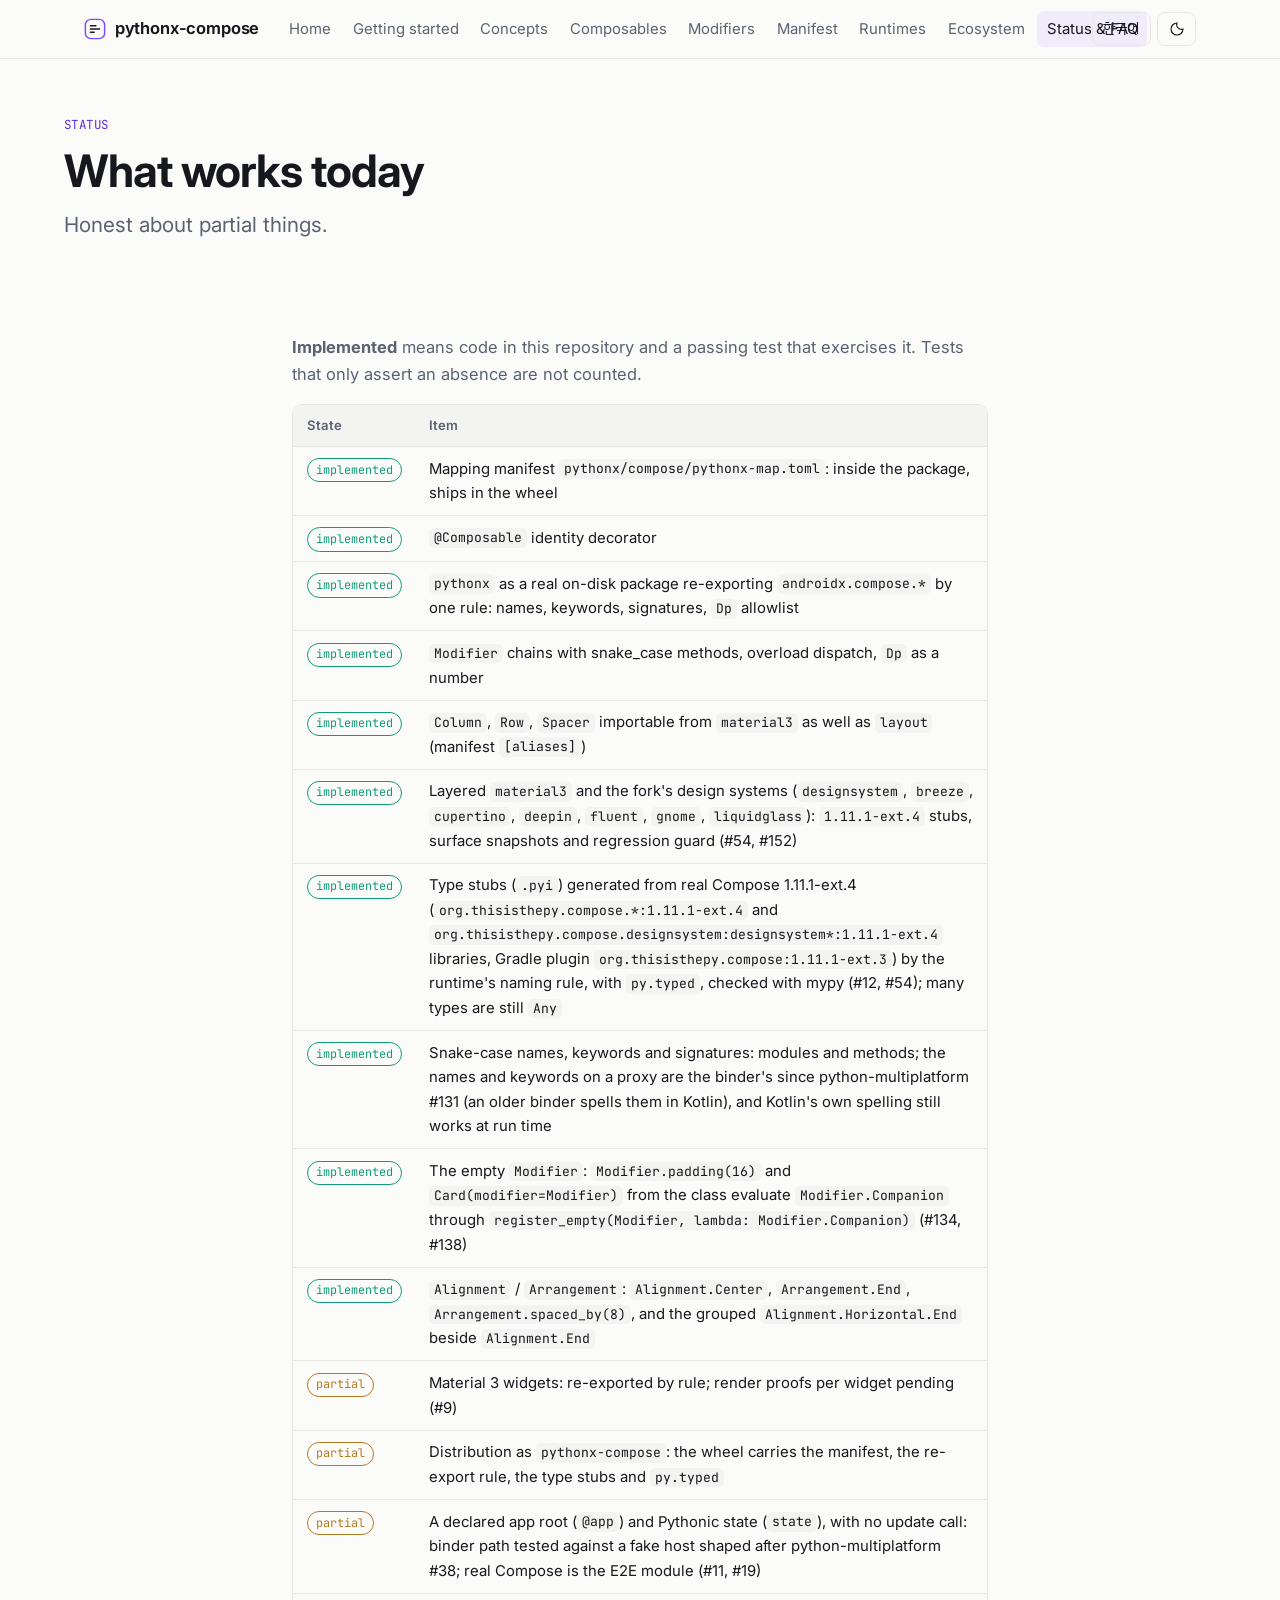
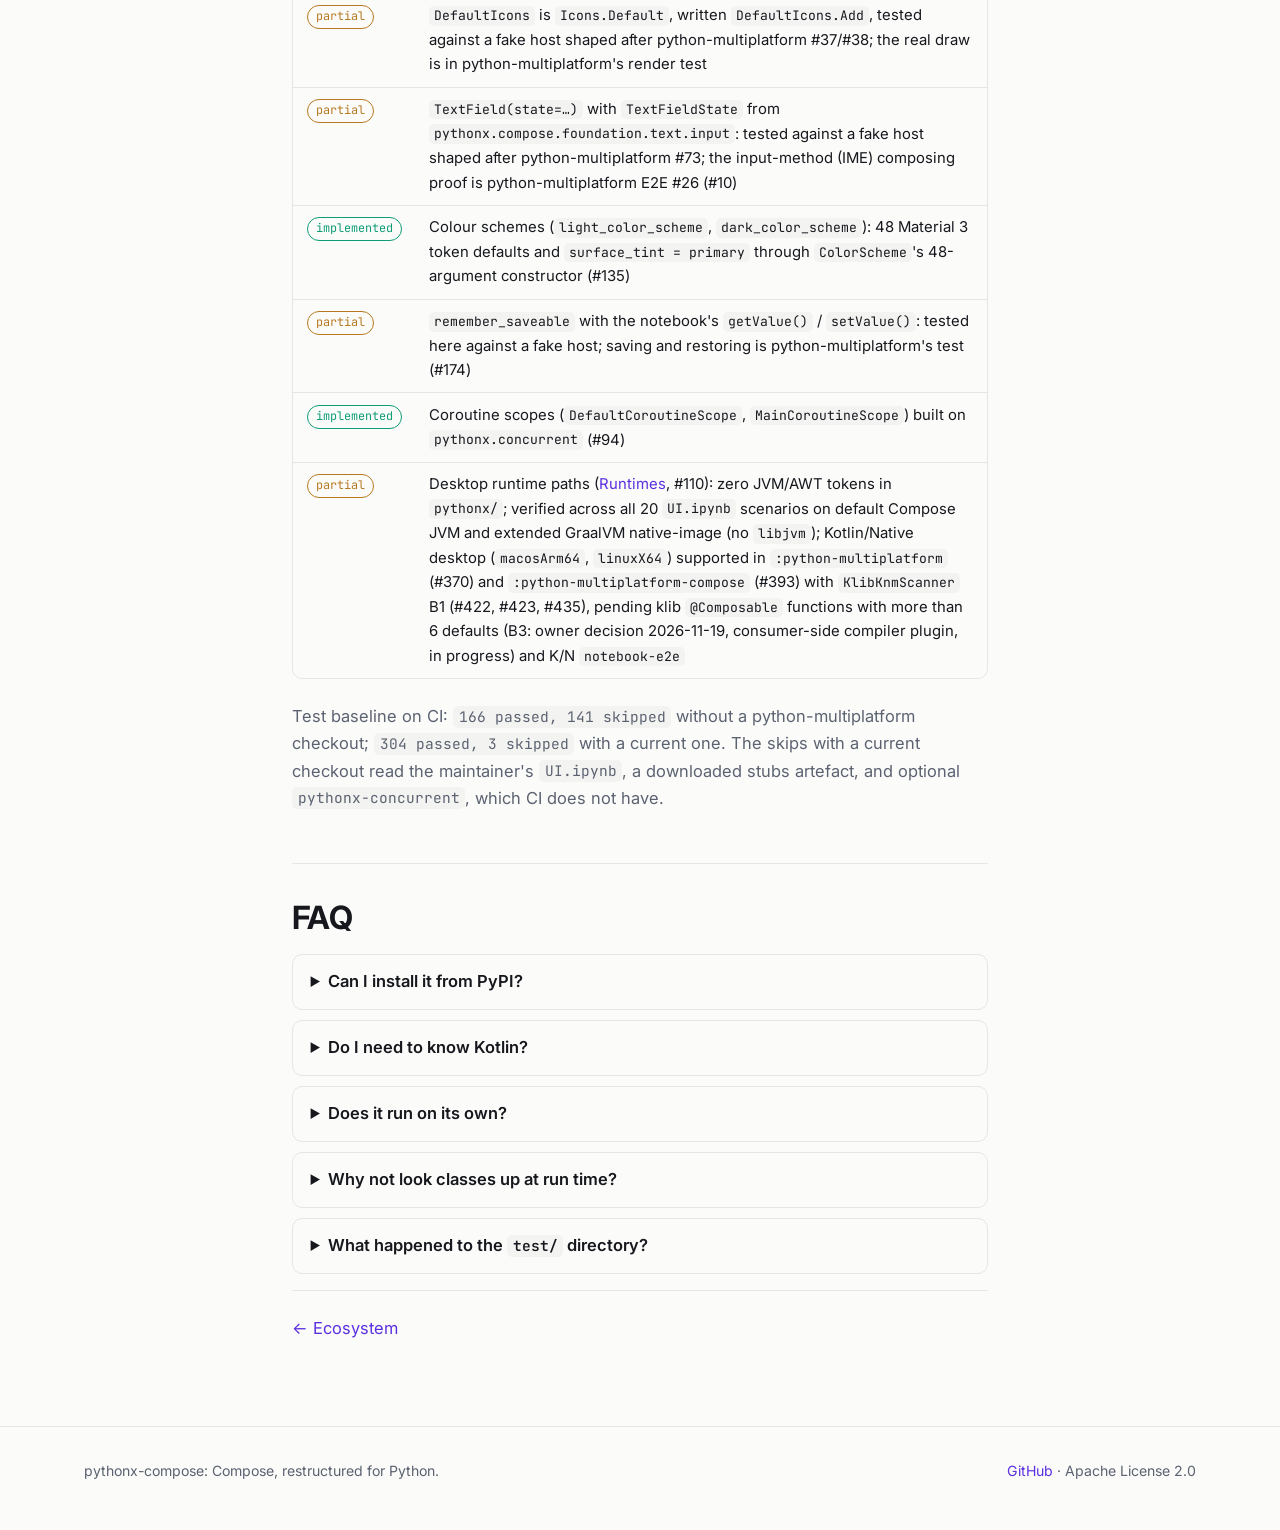
<file: docs/guide/status.html>
<!doctype html>
<html lang="en">
<head>
<meta charset="utf-8">
<meta name="viewport" content="width=device-width, initial-scale=1">
<title>Status &amp; FAQ · pythonx-compose</title>
<meta name="description" content="pythonx-compose: write Compose user interfaces in Python, with Compose's own widgets and Pythonic names.">
<script>(function(){var r=document.documentElement,l=null,t=null;
try{l=localStorage.getItem('pxc-lang');t=localStorage.getItem('pxc-theme');}catch(e){}
if(l!=='en'&&l!=='ko'){l=((navigator.language||'en').toLowerCase().indexOf('ko')===0)?'ko':'en';}
r.lang=l;if(t==='dark'||t==='light'){r.setAttribute('data-theme',t);}})();</script>
<link rel="preconnect" href="https://fonts.googleapis.com">
<link rel="preconnect" href="https://fonts.gstatic.com" crossorigin>
<link rel="stylesheet" href="https://fonts.googleapis.com/css2?family=IBM+Plex+Sans+KR:wght@400;500;600;700&amp;family=Inter:wght@400;500;600;700&amp;family=JetBrains+Mono:wght@400;500&amp;display=swap">
<link rel="stylesheet" href="assets/style.css">
<script src="assets/site.js" defer></script>
</head>
<body data-title-en="Status &amp; FAQ" data-title-ko="현황 · FAQ">
<header class="site-header">
<div class="wrap bar">
<a class="brand" href="index.html"><svg class="mark" viewBox="0 0 24 24" aria-hidden="true"><rect x="1.5" y="1.5" width="21" height="21" rx="6" fill="none" stroke="var(--accent)" stroke-width="1.6"/><path d="M7 8.5h6M7 12h10M7 15.5h4" stroke="var(--fg)" stroke-width="1.6" stroke-linecap="round"/></svg>pythonx-compose</a>
<nav class="nav" aria-label="Guide"><a href="index.html"><span data-lang="en">Home</span><span data-lang="ko">홈</span></a><a href="getting-started.html"><span data-lang="en">Getting started</span><span data-lang="ko">시작하기</span></a><a href="concepts.html"><span data-lang="en">Concepts</span><span data-lang="ko">개념</span></a><a href="guide-composables.html"><span data-lang="en">Composables</span><span data-lang="ko">컴포저블</span></a><a href="guide-modifiers.html"><span data-lang="en">Modifiers</span><span data-lang="ko">모디파이어</span></a><a href="guide-manifest.html"><span data-lang="en">Manifest</span><span data-lang="ko">매니페스트</span></a><a href="guide-runtimes.html"><span data-lang="en">Runtimes</span><span data-lang="ko">런타임</span></a><a href="ecosystem.html"><span data-lang="en">Ecosystem</span><span data-lang="ko">생태계</span></a><a href="status.html" aria-current="page"><span data-lang="en">Status & FAQ</span><span data-lang="ko">현황 · FAQ</span></a></nav>
<div class="tools">
<button class="btn-ghost" id="lang-toggle" type="button"><span data-lang="en">한국어</span><span data-lang="ko">English</span></button>
<button class="btn-ghost" id="theme-toggle" type="button" aria-label="Toggle colour theme"><svg viewBox="0 0 24 24" aria-hidden="true" fill="none" stroke="currentColor" stroke-width="1.7" stroke-linecap="round"><path d="M12 3a9 9 0 1 0 9 9 7 7 0 0 1-9-9z"/></svg></button>
</div>
</div>
</header>
<main>
<header class="page-head wrap"><p class="kicker"><span data-lang="en">Status</span><span data-lang="ko">현황</span></p><h1><span data-lang="en">What works today</span><span data-lang="ko">지금 되는 것</span></h1><p class="lead"><span data-lang="en">Honest about partial things.</span><span data-lang="ko">부분적인 것은 부분적이라고 씁니다.</span></p></header>

<div class="wrap doc narrow">
<section class="flush">
<p data-lang="en" class="muted"><strong>Implemented</strong> means code in this repository and a passing test that exercises it. Tests that only assert an absence are not counted.</p><p data-lang="ko" class="muted"><strong>구현</strong>은 이 저장소의 코드와 그것을 실행하는 통과 테스트가 함께 있다는 뜻입니다. 부재만 확인하는 테스트는 세지 않습니다.</p>
<div class="table-wrap"><table>
<thead><tr><th><span data-lang="en">State</span><span data-lang="ko">상태</span></th><th><span data-lang="en">Item</span><span data-lang="ko">항목</span></th></tr></thead>
<tbody><tr><td><span class="chip ok"><span data-lang="en">implemented</span><span data-lang="ko">구현</span></span></td><td><span data-lang="en">Mapping manifest <code>pythonx/compose/pythonx-map.toml</code>: inside the package, ships in the wheel</span><span data-lang="ko">매핑 매니페스트 <code>pythonx/compose/pythonx-map.toml</code>: 패키지 안에 있으며 wheel 에 포함</span></td></tr><tr><td><span class="chip ok"><span data-lang="en">implemented</span><span data-lang="ko">구현</span></span></td><td><span data-lang="en"><code>@Composable</code> identity decorator</span><span data-lang="ko"><code>@Composable</code> 항등 데코레이터</span></td></tr><tr><td><span class="chip ok"><span data-lang="en">implemented</span><span data-lang="ko">구현</span></span></td><td><span data-lang="en"><code>pythonx</code> as a real on-disk package re-exporting <code>androidx.compose.*</code> by one rule: names, keywords, signatures, <code>Dp</code> allowlist</span><span data-lang="ko"><code>androidx.compose.*</code> 를 규칙 하나로 재노출하는 실제 디스크 패키지 <code>pythonx</code>: 이름, 키워드, 시그니처, <code>Dp</code> 허용 목록</span></td></tr><tr><td><span class="chip ok"><span data-lang="en">implemented</span><span data-lang="ko">구현</span></span></td><td><span data-lang="en"><code>Modifier</code> chains with snake_case methods, overload dispatch, <code>Dp</code> as a number</span><span data-lang="ko">snake_case 메서드를 쓰는 <code>Modifier</code> 체인, 오버로드 디스패치, 숫자 <code>Dp</code></span></td></tr><tr><td><span class="chip ok"><span data-lang="en">implemented</span><span data-lang="ko">구현</span></span></td><td><span data-lang="en"><code>Column</code>, <code>Row</code>, <code>Spacer</code> importable from <code>material3</code> as well as <code>layout</code> (manifest <code>[aliases]</code>)</span><span data-lang="ko"><code>layout</code> 뿐 아니라 <code>material3</code> 에서도 import 되는 <code>Column</code>, <code>Row</code>, <code>Spacer</code> (매니페스트 <code>[aliases]</code>)</span></td></tr><tr><td><span class="chip ok"><span data-lang="en">implemented</span><span data-lang="ko">구현</span></span></td><td><span data-lang="en">Layered <code>material3</code> and the fork's design systems (<code>designsystem</code>, <code>breeze</code>, <code>cupertino</code>, <code>deepin</code>, <code>fluent</code>, <code>gnome</code>, <code>liquidglass</code>): <code>1.11.1-ext.4</code> stubs, surface snapshots and regression guard (#54, #152)</span><span data-lang="ko">계층화된 <code>material3</code> 와 포크의 디자인 시스템 (<code>designsystem</code>, <code>breeze</code>, <code>cupertino</code>, <code>deepin</code>, <code>fluent</code>, <code>gnome</code>, <code>liquidglass</code>): <code>1.11.1-ext.4</code> 스텁, 표면 스냅샷, 회귀 가드 (#54, #152)</span></td></tr><tr><td><span class="chip ok"><span data-lang="en">implemented</span><span data-lang="ko">구현</span></span></td><td><span data-lang="en">Type stubs (<code>.pyi</code>) generated from real Compose 1.11.1-ext.4 (<code>org.thisisthepy.compose.*:1.11.1-ext.4</code> and <code>org.thisisthepy.compose.designsystem:designsystem*:1.11.1-ext.4</code> libraries, Gradle plugin <code>org.thisisthepy.compose:1.11.1-ext.3</code>) by the runtime's naming rule, with <code>py.typed</code>, checked with mypy (#12, #54); many types are still <code>Any</code></span><span data-lang="ko">런타임과 같은 이름 규칙으로 실제 Compose 1.11.1-ext.4(라이브러리 <code>org.thisisthepy.compose.*:1.11.1-ext.4</code> 와 <code>org.thisisthepy.compose.designsystem:designsystem*:1.11.1-ext.4</code>, Gradle 플러그인 <code>org.thisisthepy.compose:1.11.1-ext.3</code>)에서 생성한 타입 스텁(<code>.pyi</code>)과 <code>py.typed</code>, mypy 로 검사(#12, #54); 아직 많은 타입이 <code>Any</code> 입니다</span></td></tr><tr><td><span class="chip ok"><span data-lang="en">implemented</span><span data-lang="ko">구현</span></span></td><td><span data-lang="en">Snake-case names, keywords and signatures: modules and methods; the names and keywords on a proxy are the binder's since python-multiplatform #131 (an older binder spells them in Kotlin), and Kotlin's own spelling still works at run time</span><span data-lang="ko">snake_case 이름·키워드·시그니처: 모듈과 메서드; 프록시의 이름과 키워드는 python-multiplatform #131 부터 바인더가 제공하고(오래된 바인더는 Kotlin 이름으로 씁니다), Kotlin 이름도 실행 시에는 그대로 통합니다</span></td></tr><tr><td><span class="chip ok"><span data-lang="en">implemented</span><span data-lang="ko">구현</span></span></td><td><span data-lang="en">The empty <code>Modifier</code>: <code>Modifier.padding(16)</code> and <code>Card(modifier=Modifier)</code> from the class evaluate <code>Modifier.Companion</code> through <code>register_empty(Modifier, lambda: Modifier.Companion)</code> (#134, #138)</span><span data-lang="ko">빈 <code>Modifier</code>: 클래스에서 시작하는 <code>Modifier.padding(16)</code> 과 <code>Card(modifier=Modifier)</code> 가 <code>register_empty(Modifier, lambda: Modifier.Companion)</code> 으로 <code>Modifier.Companion</code> 을 평가 (#134, #138)</span></td></tr><tr><td><span class="chip ok"><span data-lang="en">implemented</span><span data-lang="ko">구현</span></span></td><td><span data-lang="en"><code>Alignment</code> / <code>Arrangement</code>: <code>Alignment.Center</code>, <code>Arrangement.End</code>, <code>Arrangement.spaced_by(8)</code>, and the grouped <code>Alignment.Horizontal.End</code> beside <code>Alignment.End</code></span><span data-lang="ko"><code>Alignment</code> / <code>Arrangement</code>: <code>Alignment.Center</code>, <code>Arrangement.End</code>, <code>Arrangement.spaced_by(8)</code>, 그리고 <code>Alignment.End</code> 와 나란히 묶음 표기 <code>Alignment.Horizontal.End</code></span></td></tr><tr><td><span class="chip partial"><span data-lang="en">partial</span><span data-lang="ko">부분</span></span></td><td><span data-lang="en">Material 3 widgets: re-exported by rule; render proofs per widget pending (#9)</span><span data-lang="ko">Material 3 위젯: 규칙으로 재노출됨; 위젯별 렌더 증거 대기(#9)</span></td></tr><tr><td><span class="chip partial"><span data-lang="en">partial</span><span data-lang="ko">부분</span></span></td><td><span data-lang="en">Distribution as <code>pythonx-compose</code>: the wheel carries the manifest, the re-export rule, the type stubs and <code>py.typed</code></span><span data-lang="ko"><code>pythonx-compose</code> 배포: wheel 에 매니페스트, 재노출 규칙, 타입 스텁, <code>py.typed</code> 포함</span></td></tr><tr><td><span class="chip partial"><span data-lang="en">partial</span><span data-lang="ko">부분</span></span></td><td><span data-lang="en">A declared app root (<code>@app</code>) and Pythonic state (<code>state</code>), with no update call: binder path tested against a fake host shaped after python-multiplatform #38; real Compose is the E2E module (#11, #19)</span><span data-lang="ko">갱신 호출 없는 선언형 앱 루트(<code>@app</code>)와 파이썬다운 상태(<code>state</code>): 바인더 경로는 python-multiplatform #38 모양의 가짜 호스트로 테스트됨, 실제 Compose 는 E2E 모듈(#11, #19)</span></td></tr><tr><td><span class="chip partial"><span data-lang="en">partial</span><span data-lang="ko">부분</span></span></td><td><span data-lang="en"><code>DefaultIcons</code> is <code>Icons.Default</code>, written <code>DefaultIcons.Add</code>, tested against a fake host shaped after python-multiplatform #37/#38; the real draw is in python-multiplatform's render test</span><span data-lang="ko"><code>DefaultIcons</code> 는 <code>Icons.Default</code> 이며 <code>DefaultIcons.Add</code> 로 씁니다. python-multiplatform #37/#38 모양의 가짜 호스트로 테스트됨; 실제 그리기는 python-multiplatform 의 렌더 테스트에 있음</span></td></tr><tr><td><span class="chip partial"><span data-lang="en">partial</span><span data-lang="ko">부분</span></span></td><td><span data-lang="en"><code>TextField(state=…)</code> with <code>TextFieldState</code> from <code>pythonx.compose.foundation.text.input</code>: tested against a fake host shaped after python-multiplatform #73; the input-method (IME) composing proof is python-multiplatform E2E #26 (#10)</span><span data-lang="ko"><code>pythonx.compose.foundation.text.input</code> 의 <code>TextFieldState</code> 를 쓰는 <code>TextField(state=…)</code>: python-multiplatform #73 모양의 가짜 호스트로 테스트됨; 입력기(IME) 조합 증거는 python-multiplatform E2E #26 (#10)</span></td></tr><tr><td><span class="chip ok"><span data-lang="en">implemented</span><span data-lang="ko">구현</span></span></td><td><span data-lang="en">Colour schemes (<code>light_color_scheme</code>, <code>dark_color_scheme</code>): 48 Material 3 token defaults and <code>surface_tint = primary</code> through <code>ColorScheme</code>'s 48-argument constructor (#135)</span><span data-lang="ko">색 스킴 (<code>light_color_scheme</code>, <code>dark_color_scheme</code>): 48 개 Material 3 토큰 기본값과 <code>surface_tint = primary</code> 를 <code>ColorScheme</code> 48-인자 생성자로 구성 (#135)</span></td></tr><tr><td><span class="chip partial"><span data-lang="en">partial</span><span data-lang="ko">부분</span></span></td><td><span data-lang="en"><code>remember_saveable</code> with the notebook's <code>getValue()</code> / <code>setValue()</code>: tested here against a fake host; saving and restoring is python-multiplatform's test (#174)</span><span data-lang="ko">노트북의 <code>getValue()</code> / <code>setValue()</code> 를 쓰는 <code>remember_saveable</code>: 여기서는 가짜 호스트로 테스트, 저장과 복원은 python-multiplatform 의 테스트(#174)</span></td></tr><tr><td><span class="chip ok"><span data-lang="en">implemented</span><span data-lang="ko">구현</span></span></td><td><span data-lang="en">Coroutine scopes (<code>DefaultCoroutineScope</code>, <code>MainCoroutineScope</code>) built on <code>pythonx.concurrent</code> (#94)</span><span data-lang="ko"><code>pythonx.concurrent</code> 위에 구현된 코루틴 스코프 (<code>DefaultCoroutineScope</code>, <code>MainCoroutineScope</code>, #94)</span></td></tr><tr><td><span class="chip partial"><span data-lang="en">partial</span><span data-lang="ko">부분</span></span></td><td><span data-lang="en">Desktop runtime paths (<a href="guide-runtimes.html">Runtimes</a>, #110): zero JVM/AWT tokens in <code>pythonx/</code>; verified across all 20 <code>UI.ipynb</code> scenarios on default Compose JVM and extended GraalVM native-image (no <code>libjvm</code>); Kotlin/Native desktop (<code>macosArm64</code>, <code>linuxX64</code>) supported in <code>:python-multiplatform</code> (#370) and <code>:python-multiplatform-compose</code> (#393) with <code>KlibKnmScanner</code> B1 (#422, #423, #435), pending klib <code>@Composable</code> functions with more than 6 defaults (B3: owner decision 2026-11-19, consumer-side compiler plugin, in progress) and K/N <code>notebook-e2e</code></span><span data-lang="ko">데스크톱 런타임 경로 (<a href="guide-runtimes.html">런타임</a>, #110): <code>pythonx/</code> 에 JVM/AWT 토큰 0 개; 기본 Compose JVM 과 extended GraalVM 네이티브 이미지(<code>libjvm</code> 없음)에서 20 개 <code>UI.ipynb</code> 시나리오 검증; Kotlin/Native 데스크톱(<code>macosArm64</code>, <code>linuxX64</code>)은 <code>:python-multiplatform</code>(#370)·<code>:python-multiplatform-compose</code>(#393) 타겟과 <code>KlibKnmScanner</code> B1(#422, #423, #435) 착지 완료, 기본값 6개 초과 klib <code>@Composable</code> 바인딩(B3: 소유자 결정 2026-11-19, 소비자 쪽 컴파일러 플러그인, 구현 중)과 K/N <code>notebook-e2e</code> 실행 대기</span></td></tr></tbody>
</table></div>
<p data-lang="en" class="muted">Test baseline on CI: <code>166 passed, 141 skipped</code> without a python-multiplatform checkout; <code>304 passed, 3 skipped</code> with a current one. The skips with a current checkout read the maintainer's <code>UI.ipynb</code>, a downloaded stubs artefact, and optional <code>pythonx-concurrent</code>, which CI does not have.</p><p data-lang="ko" class="muted">CI 의 테스트 기준선: python-multiplatform 체크아웃이 없으면 <code>166 passed, 141 skipped</code>, 최신 체크아웃이면 <code>304 passed, 3 skipped</code>. 최신 체크아웃에서 건너뛰는 3 개는 메인테이너의 <code>UI.ipynb</code>, 내려받은 스텁 아티팩트, 선택적인 <code>pythonx-concurrent</code> 를 읽는 테스트이고, CI 에는 없습니다.</p>
</section>
<section>
<h2>FAQ</h2>
<details><summary><span data-lang="en">Can I install it from PyPI?</span><span data-lang="ko">PyPI 에서 설치할 수 있나요?</span></summary><p data-lang="en">Yes: <code>uv add --prerelease allow pythonx-compose</code> installs 0.1.0a3, the third alpha; with ppp use <code>ppp core add &quot;pythonx-compose==0.1.0a3&quot;</code>, with tcl <code>tcl install pythonx-compose</code>. It needs a host app that embeds python-multiplatform to resolve Compose names.</p><p data-lang="ko">네: <code>uv add --prerelease allow pythonx-compose</code> 로 세 번째 알파 0.1.0a3 를 설치합니다. ppp 는 <code>ppp core add &quot;pythonx-compose==0.1.0a3&quot;</code>, tcl 은 <code>tcl install pythonx-compose</code> 입니다. Compose 이름을 쓰려면 python-multiplatform 을 품은 호스트 앱이 필요합니다.</p></details><details><summary><span data-lang="en">Do I need to know Kotlin?</span><span data-lang="ko">Kotlin 을 알아야 하나요?</span></summary><p data-lang="en">No. The widgets and parameters are Compose's, so Compose documentation applies; read <code>onClick</code> as <code>on_click</code>.</p><p data-lang="ko">아니요. 위젯과 매개변수가 Compose 의 것이므로 Compose 문서가 그대로 적용됩니다. <code>onClick</code> 을 <code>on_click</code> 으로 읽으면 됩니다.</p></details><details><summary><span data-lang="en">Does it run on its own?</span><span data-lang="ko">단독으로 실행되나요?</span></summary><p data-lang="en">No. It runs inside an app that embeds CPython through python-multiplatform.</p><p data-lang="ko">아니요. python-multiplatform 으로 CPython 을 임베딩한 앱 안에서 동작합니다.</p></details><details><summary><span data-lang="en">Why not look classes up at run time?</span><span data-lang="ko">왜 런타임에 클래스를 찾지 않나요?</span></summary><p data-lang="en">GraalVM native images and Kotlin/Native have no reflection, so bindings are generated at build time.</p><p data-lang="ko">GraalVM 네이티브 이미지와 Kotlin/Native 에는 리플렉션이 없으므로, 바인딩을 빌드 타임에 생성합니다.</p></details><details><summary><span data-lang="en">What happened to the <code>test/</code> directory?</span><span data-lang="ko"><code>test/</code> 디렉터리는 어떻게 되었나요?</span></summary><p data-lang="en">It no longer exists. It was a 2023–2024 Kotlin Multiplatform sample from the project's first generation, and it was deleted; the tag <code>archive/pre-restructure</code> keeps it.</p><p data-lang="ko">더 이상 없습니다. 프로젝트 첫 세대의 2023–2024 Kotlin Multiplatform 샘플이었고 삭제되었으며, 태그 <code>archive/pre-restructure</code> 로 되찾을 수 있습니다.</p></details>
<div class="pager"><a href="ecosystem.html">← <span data-lang="en">Ecosystem</span><span data-lang="ko">생태계</span></a><span></span></div>
</section>
</div>

</main>
<footer>
<div class="wrap">
<span><span data-lang="en">pythonx-compose: Compose, restructured for Python.</span><span data-lang="ko">pythonx-compose: 파이썬을 위해 재구성한 Compose.</span></span>
<span><a href="https://github.com/thisisthepy/pythonx-compose">GitHub</a> · <span data-lang="en">Apache License 2.0</span><span data-lang="ko">Apache 라이선스 2.0</span></span>
</div>
</footer>
</body>
</html>
</file>
<file: docs/guide/assets/style.css>
/* pythonx-compose guide: shared thisisthepy family tokens, accent #7c4dff. */
:root {
  --bg: #fbfbfa; --fg: #16181d; --muted: #5b6270; --line: #e6e6e3; --code-bg: #f3f3f1;
  --radius: 10px; --maxw: 72rem;
  --font-sans: "Inter", "IBM Plex Sans KR", system-ui, sans-serif;
  --font-mono: "JetBrains Mono", ui-monospace, monospace;
  --accent: #7c4dff; --accent-ink: #5b2fe0; --accent-soft: rgba(124, 77, 255, 0.09);
  --ok: #0f9d76; --partial: #b7791f; --planned: #5b6270;
  color-scheme: light;
}
@media (prefers-color-scheme: dark) { :root:not([data-theme="light"]) {
  --bg: #0f1115; --fg: #e8e9ec; --muted: #9aa1ad; --line: #252a33; --code-bg: #161a21;
  --accent: #a68bff; --accent-ink: #c2b1ff; --accent-soft: rgba(166, 139, 255, 0.12);
  --ok: #3cc89c; --partial: #e0a84a; --planned: #9aa1ad;
  color-scheme: dark; } }
:root[data-theme="dark"] {
  --bg: #0f1115; --fg: #e8e9ec; --muted: #9aa1ad; --line: #252a33; --code-bg: #161a21;
  --accent: #a68bff; --accent-ink: #c2b1ff; --accent-soft: rgba(166, 139, 255, 0.12);
  --ok: #3cc89c; --partial: #e0a84a; --planned: #9aa1ad;
  color-scheme: dark;
}

/* Language switching: only the active language is shown. */
html[lang="en"] [data-lang="ko"], html[lang="ko"] [data-lang="en"] { display: none !important; }

*, *::before, *::after { box-sizing: border-box; }
html { -webkit-text-size-adjust: 100%; }
body {
  margin: 0; background: var(--bg); color: var(--fg);
  font-family: var(--font-sans); font-size: 16.5px; line-height: 1.65;
  -webkit-font-smoothing: antialiased; overflow-x: hidden;
}
html[lang="ko"] body { word-break: keep-all; line-height: 1.75; }
a { color: var(--accent-ink); text-decoration: none; }
a:hover { text-decoration: underline; text-underline-offset: 3px; }
code, pre, kbd { font-family: var(--font-mono); font-size: 0.88em; }
:not(pre) > code { background: var(--code-bg); padding: 0.1em 0.38em; border-radius: 5px; overflow-wrap: anywhere; }
pre {
  background: var(--code-bg); border: 1px solid var(--line); border-radius: var(--radius);
  padding: 1rem 1.15rem; overflow-x: auto; line-height: 1.6; margin: 1.1rem 0;
}
pre code { font-size: 0.86rem; }
.c { color: var(--muted); }          /* comment */
.k { color: var(--accent-ink); }     /* keyword / emphasis inside code */

.wrap { max-width: var(--maxw); margin: 0 auto; padding: 0 1.25rem; }
@media (max-width: 480px) { .wrap { padding: 0 1rem; } }

/* Header */
.site-header {
  position: sticky; top: 0; z-index: 10;
  background: color-mix(in srgb, var(--bg) 86%, transparent);
  backdrop-filter: saturate(140%) blur(10px); -webkit-backdrop-filter: saturate(140%) blur(10px);
  border-bottom: 1px solid var(--line);
}
.bar { display: flex; align-items: center; gap: 1.25rem; min-height: 3.6rem; }
.brand { display: inline-flex; align-items: center; gap: 0.55rem; color: var(--fg); font-weight: 650; letter-spacing: -0.01em; white-space: nowrap; }
.brand:hover { text-decoration: none; }
.brand .mark { width: 22px; height: 22px; flex: none; }
.nav { display: flex; gap: 0.15rem; flex: 1; min-width: 0; }
.site-header .nav a {
  color: var(--muted); padding: 0.35rem 0.6rem; border-radius: 7px; font-size: 0.93rem; white-space: nowrap;
}
.nav a:hover { color: var(--fg); background: var(--code-bg); text-decoration: none; }
.nav a[aria-current="page"] { color: var(--fg); background: var(--accent-soft); }
.tools { display: flex; gap: 0.4rem; margin-left: auto; }
.btn-ghost {
  font: inherit; font-size: 0.86rem; color: var(--fg); background: transparent;
  border: 1px solid var(--line); border-radius: 8px; padding: 0.3rem 0.65rem; cursor: pointer;
  display: inline-flex; align-items: center; gap: 0.35rem; min-height: 2rem;
}
.btn-ghost:hover { border-color: var(--accent); }
.btn-ghost svg { width: 16px; height: 16px; }
@media (max-width: 860px) {
  .bar { flex-wrap: wrap; gap: 0.5rem 1rem; padding: 0.5rem 0; }
  .nav { order: 3; flex-basis: 100%; overflow-x: auto; scrollbar-width: none; padding-bottom: 0.2rem; }
  .nav::-webkit-scrollbar { display: none; }
}

/* Hero */
section.hero { padding: 5.5rem 0 3.5rem; border-top: 0; }
.eyebrow {
  display: inline-flex; align-items: center; gap: 0.5rem; font-size: 0.82rem; color: var(--muted);
  border: 1px solid var(--line); border-radius: 999px; padding: 0.2rem 0.75rem; margin-bottom: 1.6rem;
}
.dot { width: 7px; height: 7px; border-radius: 50%; background: var(--accent); }
h1, h2, h3 { letter-spacing: -0.022em; line-height: 1.2; font-weight: 680; }
.hero h1 { font-size: clamp(2.3rem, 6vw, 4.1rem); margin: 0 0 1.1rem; letter-spacing: -0.035em; }
.hero h1 em { font-style: normal; color: var(--accent); }
.lead { font-size: clamp(1.08rem, 2.1vw, 1.3rem); color: var(--muted); max-width: 44rem; margin: 0 0 2rem; }
.cta { display: flex; flex-wrap: wrap; gap: 0.7rem; }
.btn {
  display: inline-flex; align-items: center; gap: 0.45rem; padding: 0.62rem 1.1rem; border-radius: 9px;
  font-weight: 560; font-size: 0.97rem; border: 1px solid var(--line); color: var(--fg); background: var(--bg);
}
.btn:hover { text-decoration: none; border-color: var(--accent); }
a.btn.primary, .btn.primary { background: var(--accent); border-color: var(--accent); color: #fff; }
:root[data-theme="dark"] .btn.primary { color: #0f1115; }
@media (prefers-color-scheme: dark) { :root:not([data-theme="light"]) .btn.primary { color: #0f1115; } }

/* Sections */
section { padding: 3rem 0; border-top: 1px solid var(--line); }
section.flush { border-top: 0; padding-top: 0; }
.kicker { font-family: var(--font-mono); font-size: 0.78rem; color: var(--accent-ink); letter-spacing: 0.04em; text-transform: uppercase; margin: 0 0 0.6rem; }
h2 { font-size: clamp(1.5rem, 3vw, 2rem); margin: 0 0 1rem; }
h3 { font-size: 1.12rem; margin: 1.8rem 0 0.5rem; }
p { margin: 0 0 1rem; }
.muted { color: var(--muted); }
.narrow { max-width: 46rem; }

/* Translation pair: Kotlin on the left, Python on the right. */
.pair { display: grid; grid-template-columns: minmax(0, 1fr) auto minmax(0, 1fr); gap: 0.9rem; align-items: stretch; margin: 1.5rem 0; }
.pair .pane { min-width: 0; }
.pair .pane pre { margin: 0; height: calc(100% - 1.8rem); }
.pair .label { font-family: var(--font-mono); font-size: 0.76rem; color: var(--muted); margin: 0 0 0.45rem; }
.pair .arrow { align-self: center; color: var(--accent); font-family: var(--font-mono); font-size: 1.3rem; }
@media (max-width: 760px) {
  .pair { grid-template-columns: minmax(0, 1fr); }
  .pair .arrow { justify-self: center; transform: rotate(90deg); }
}

/* Diagram */
.figure { margin: 1.5rem 0 0.5rem; border: 1px solid var(--line); border-radius: var(--radius); padding: 1.25rem; background: var(--bg); }
.figure svg { width: 100%; height: auto; display: block; }
.figure svg text { font-family: var(--font-mono); font-size: 13px; fill: var(--fg); }
.figure svg .sub { fill: var(--muted); font-size: 11.5px; }
.figure svg .box { fill: var(--code-bg); stroke: var(--line); }
.figure svg .box.us { fill: var(--accent-soft); stroke: var(--accent); }
.figure svg .edge { stroke: var(--muted); stroke-width: 1.4; fill: none; }
.figure svg .edge.dash { stroke-dasharray: 4 4; stroke: var(--accent); }
.figure svg .head { fill: var(--muted); }
.figure svg .head.us { fill: var(--accent); }
figcaption { font-size: 0.9rem; color: var(--muted); margin-top: 0.8rem; }
.figure svg.fig-wide { display: block; }
.figure svg.fig-tall { display: none; max-width: 22rem; margin: 0 auto; }
@media (max-width: 640px) { .figure svg.fig-wide { display: none; } .figure svg.fig-tall { display: block; } }

/* Grids and cards */
.grid { display: grid; gap: 1rem; grid-template-columns: repeat(auto-fit, minmax(min(15rem, 100%), 1fr)); }
.card { border: 1px solid var(--line); border-radius: var(--radius); padding: 1.15rem 1.2rem; background: var(--bg); }
.card h3 { margin: 0 0 0.4rem; font-size: 1.02rem; }
.card p { margin: 0; color: var(--muted); font-size: 0.95rem; }
.card .glyph { font-family: var(--font-mono); color: var(--accent-ink); font-size: 0.85rem; margin-bottom: 0.55rem; display: block; }
a.card { color: inherit; display: block; }
a.card:hover { text-decoration: none; border-color: var(--accent); }

ul.clean { padding-left: 1.1rem; margin: 0 0 1rem; }
ul.clean li { margin: 0.3rem 0; }
.not li::marker { content: "– "; color: var(--muted); }

/* Tables */
.table-wrap { overflow-x: auto; margin: 1rem 0 1.5rem; border: 1px solid var(--line); border-radius: var(--radius); }
table { border-collapse: collapse; width: 100%; font-size: 0.93rem; }
th, td { text-align: left; padding: 0.6rem 0.85rem; border-bottom: 1px solid var(--line); vertical-align: top; }
th { font-weight: 600; color: var(--muted); font-size: 0.82rem; background: var(--code-bg); }
tr:last-child td { border-bottom: 0; }

/* Status chips */
.chip { display: inline-block; font-family: var(--font-mono); font-size: 0.74rem; padding: 0.08rem 0.5rem; border-radius: 999px; border: 1px solid currentColor; white-space: nowrap; }
.chip.ok { color: var(--ok); }
.chip.partial { color: var(--partial); }
.chip.planned { color: var(--planned); }

.note { border-left: 3px solid var(--accent); background: var(--accent-soft); padding: 0.8rem 1rem; border-radius: 0 var(--radius) var(--radius) 0; margin: 1.2rem 0; font-size: 0.95rem; }
.note p:last-child { margin: 0; }

/* Page layout for inner pages */
.page-head { padding: 3.5rem 0 1.5rem; }
.page-head h1 { font-size: clamp(1.9rem, 4.5vw, 2.8rem); margin: 0 0 0.6rem; }
.doc { padding-bottom: 3rem; }
.doc section { padding: 2.2rem 0; }
.pager { display: flex; justify-content: space-between; gap: 1rem; flex-wrap: wrap; border-top: 1px solid var(--line); padding: 1.5rem 0 0; margin-top: 1rem; }

details { border: 1px solid var(--line); border-radius: var(--radius); padding: 0.85rem 1.1rem; margin: 0.6rem 0; }
details summary { cursor: pointer; font-weight: 600; }
details[open] summary { margin-bottom: 0.5rem; }

/* Scroll-driven live app preview (#109) */
.live-layout {
  display: grid;
  grid-template-columns: minmax(0, 1fr) 21.5rem;
  gap: 2.25rem;
  align-items: start;
}
.live-layout > .live-prose { min-width: 0; }
.live-stage {
  position: sticky;
  top: 4.8rem;
  display: flex;
  flex-direction: column;
  gap: 0.85rem;
  min-width: 0;
}
.live-phone {
  border: 1.5px solid var(--line);
  border-radius: 26px;
  background: var(--bg);
  padding: 0.65rem;
  box-shadow: 0 12px 32px rgba(0, 0, 0, 0.06);
}
:root[data-theme="dark"] .live-phone { box-shadow: 0 12px 32px rgba(0, 0, 0, 0.32); }
@media (prefers-color-scheme: dark) { :root:not([data-theme="light"]) .live-phone { box-shadow: 0 12px 32px rgba(0, 0, 0, 0.32); } }
.live-notch {
  width: 3.4rem;
  height: 0.28rem;
  border-radius: 999px;
  background: var(--line);
  margin: 0.1rem auto 0.55rem;
}
.live-statusbar {
  display: flex;
  justify-content: space-between;
  align-items: center;
  padding: 0 0.55rem 0.45rem;
  font-family: var(--font-mono);
  font-size: 0.68rem;
  color: var(--muted);
  border-bottom: 1px solid var(--line);
}
.live-viewport {
  position: relative;
  min-height: 14.5rem;
  background: var(--code-bg);
  border-radius: 16px;
  margin-top: 0.5rem;
  padding: 0.9rem;
  overflow: hidden;
}
.live-scene {
  display: none;
  flex-direction: column;
  gap: 0.65rem;
  min-height: 12.7rem;
  animation: live-fade 0.22s ease-out;
}
.live-scene.is-active { display: flex; }
@keyframes live-fade {
  from { opacity: 0; transform: translateY(4px); }
  to { opacity: 1; transform: translateY(0); }
}
.live-badge {
  display: inline-flex;
  align-self: flex-start;
  font-family: var(--font-mono);
  font-size: 0.68rem;
  color: var(--accent-ink);
  background: var(--accent-soft);
  border: 1px solid var(--accent);
  border-radius: 999px;
  padding: 0.08rem 0.5rem;
}
.live-ui-card {
  background: var(--bg);
  border: 1px solid var(--line);
  border-radius: 12px;
  padding: 0.75rem 0.85rem;
  display: flex;
  flex-direction: column;
  gap: 0.5rem;
}
.live-ui-card.is-padded {
  padding: 1rem;
  border-color: var(--accent);
}
.live-ui-card.is-end {
  align-items: flex-end;
}
.live-ui-title {
  font-weight: 640;
  font-size: 0.94rem;
  color: var(--fg);
}
.live-ui-sub {
  font-size: 0.8rem;
  color: var(--muted);
  font-family: var(--font-mono);
}
.live-ui-btn {
  display: inline-flex;
  align-items: center;
  justify-content: center;
  align-self: flex-start;
  background: var(--accent);
  color: #fff;
  border-radius: 999px;
  padding: 0.34rem 0.9rem;
  font-size: 0.8rem;
  font-weight: 560;
}
:root[data-theme="dark"] .live-ui-btn { color: #0f1115; }
@media (prefers-color-scheme: dark) { :root:not([data-theme="light"]) .live-ui-btn { color: #0f1115; } }
.live-ui-card.is-end .live-ui-btn { align-self: flex-end; }
.live-ui-Swatch {
  display: inline-flex;
  align-items: center;
  gap: 0.45rem;
  font-family: var(--font-mono);
  font-size: 0.76rem;
}
.live-ui-dot {
  width: 0.75rem;
  height: 0.75rem;
  border-radius: 50%;
  background: #e53935;
  display: inline-block;
}
.live-dots {
  display: flex;
  justify-content: center;
  gap: 0.35rem;
  padding: 0.55rem 0 0.15rem;
}
.live-dot-btn {
  width: 1.45rem;
  height: 1.45rem;
  border-radius: 999px;
  border: 1px solid var(--line);
  background: var(--bg);
  color: var(--muted);
  font-family: var(--font-mono);
  font-size: 0.7rem;
  cursor: pointer;
  padding: 0;
  display: inline-flex;
  align-items: center;
  justify-content: center;
}
.live-dot-btn.is-active, .live-dot-btn:hover {
  border-color: var(--accent);
  background: var(--accent-soft);
  color: var(--accent-ink);
}
.live-code-card {
  border: 1px solid var(--line);
  border-radius: var(--radius);
  background: var(--code-bg);
  padding: 0.65rem 0.8rem;
}
.live-code-head {
  font-family: var(--font-mono);
  font-size: 0.7rem;
  color: var(--muted);
  margin: 0 0 0.35rem;
  display: flex;
  justify-content: space-between;
}
.live-code-card pre {
  margin: 0;
  padding: 0;
  border: 0;
  background: transparent;
  font-size: 0.76rem;
  line-height: 1.5;
}
.live-line {
  display: block;
  padding: 0.04rem 0.35rem;
  margin: 0 -0.35rem;
  border-left: 2px solid transparent;
  border-radius: 3px;
}
.live-line.is-changed {
  background: var(--accent-soft);
  border-left-color: var(--accent);
}
section[data-live-step] {
  scroll-margin-top: 5rem;
  transition: border-color 0.2s ease;
}
@media (max-width: 920px) {
  .live-layout {
    grid-template-columns: minmax(0, 1fr);
    gap: 1.5rem;
  }
  .live-stage {
    position: static;
    max-width: 24rem;
    margin: 0 auto;
    width: 100%;
    order: -1;
  }
}
@media (prefers-reduced-motion: reduce) {
  .live-scene { animation: none !important; }
  section[data-live-step] { transition: none !important; }
}

footer { border-top: 1px solid var(--line); padding: 2rem 0 3rem; color: var(--muted); font-size: 0.88rem; }
footer .wrap { display: flex; flex-wrap: wrap; justify-content: space-between; gap: 1rem; }
</file>
